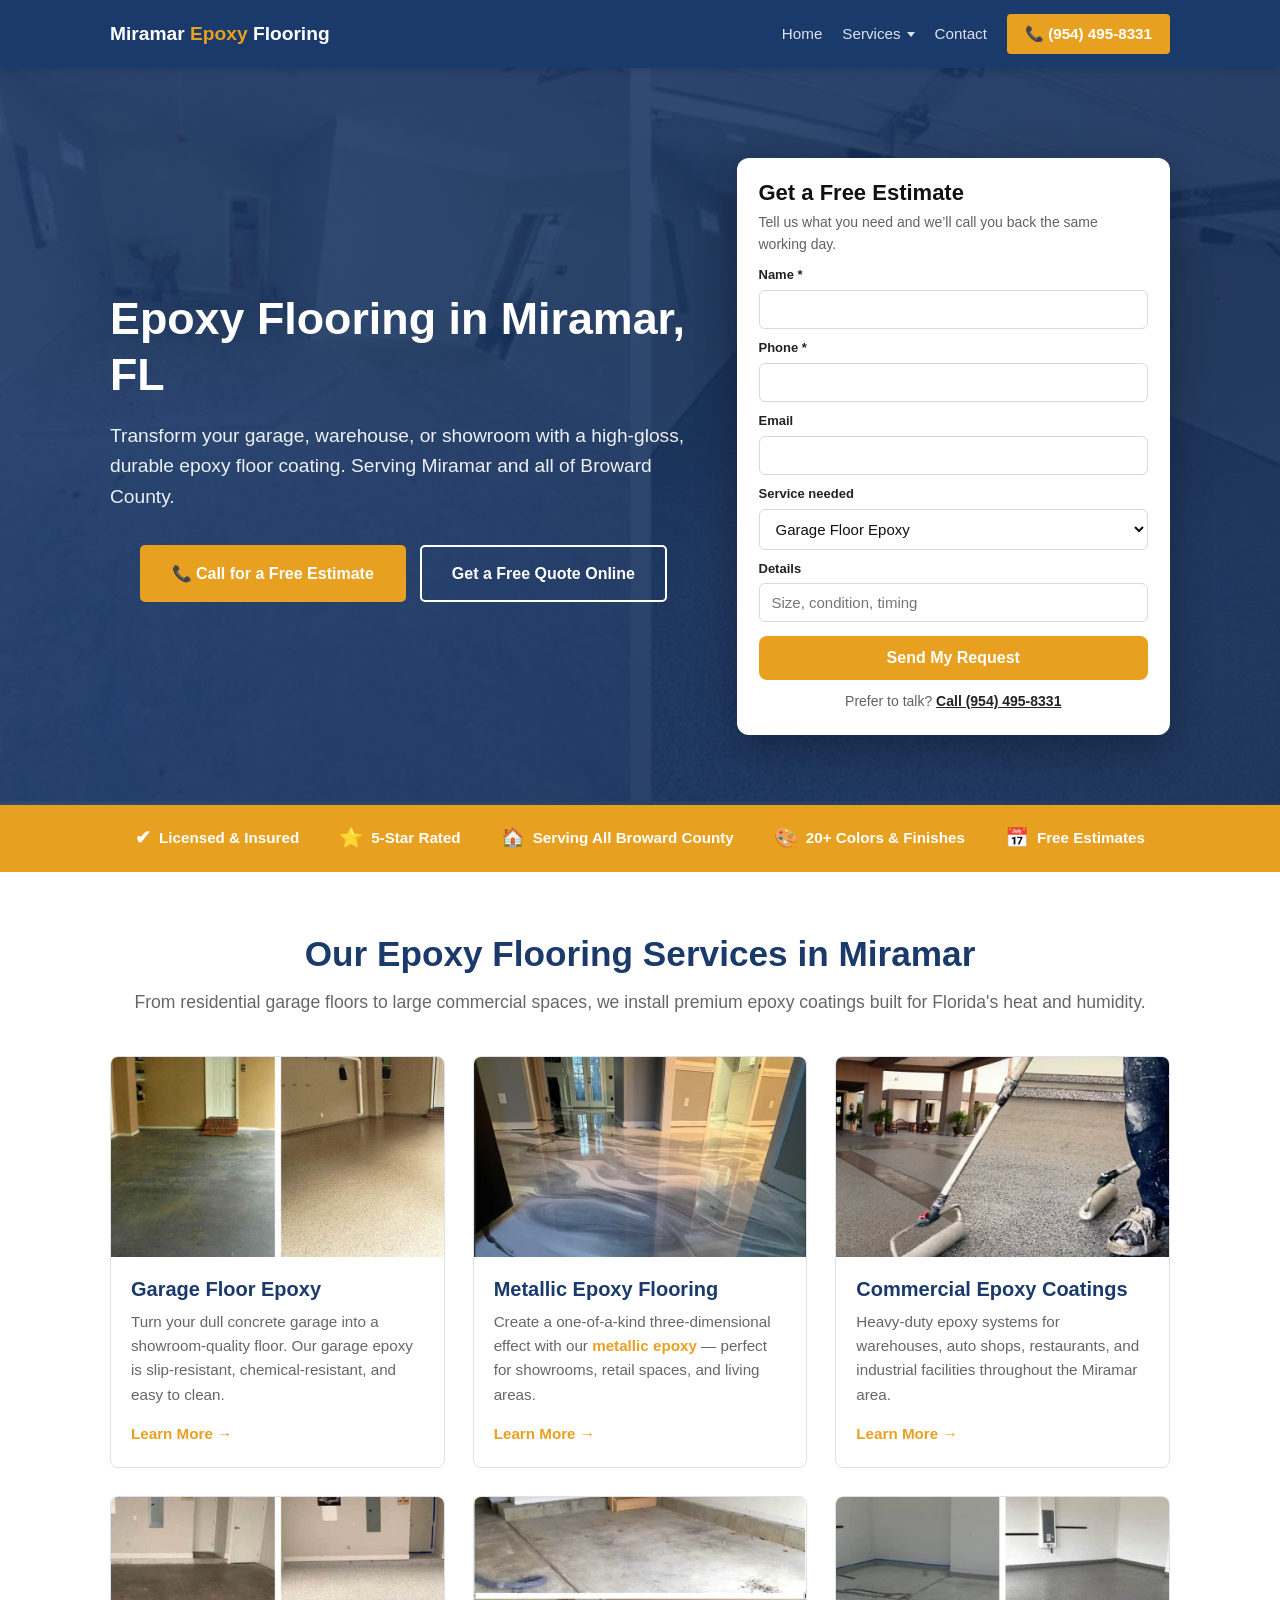
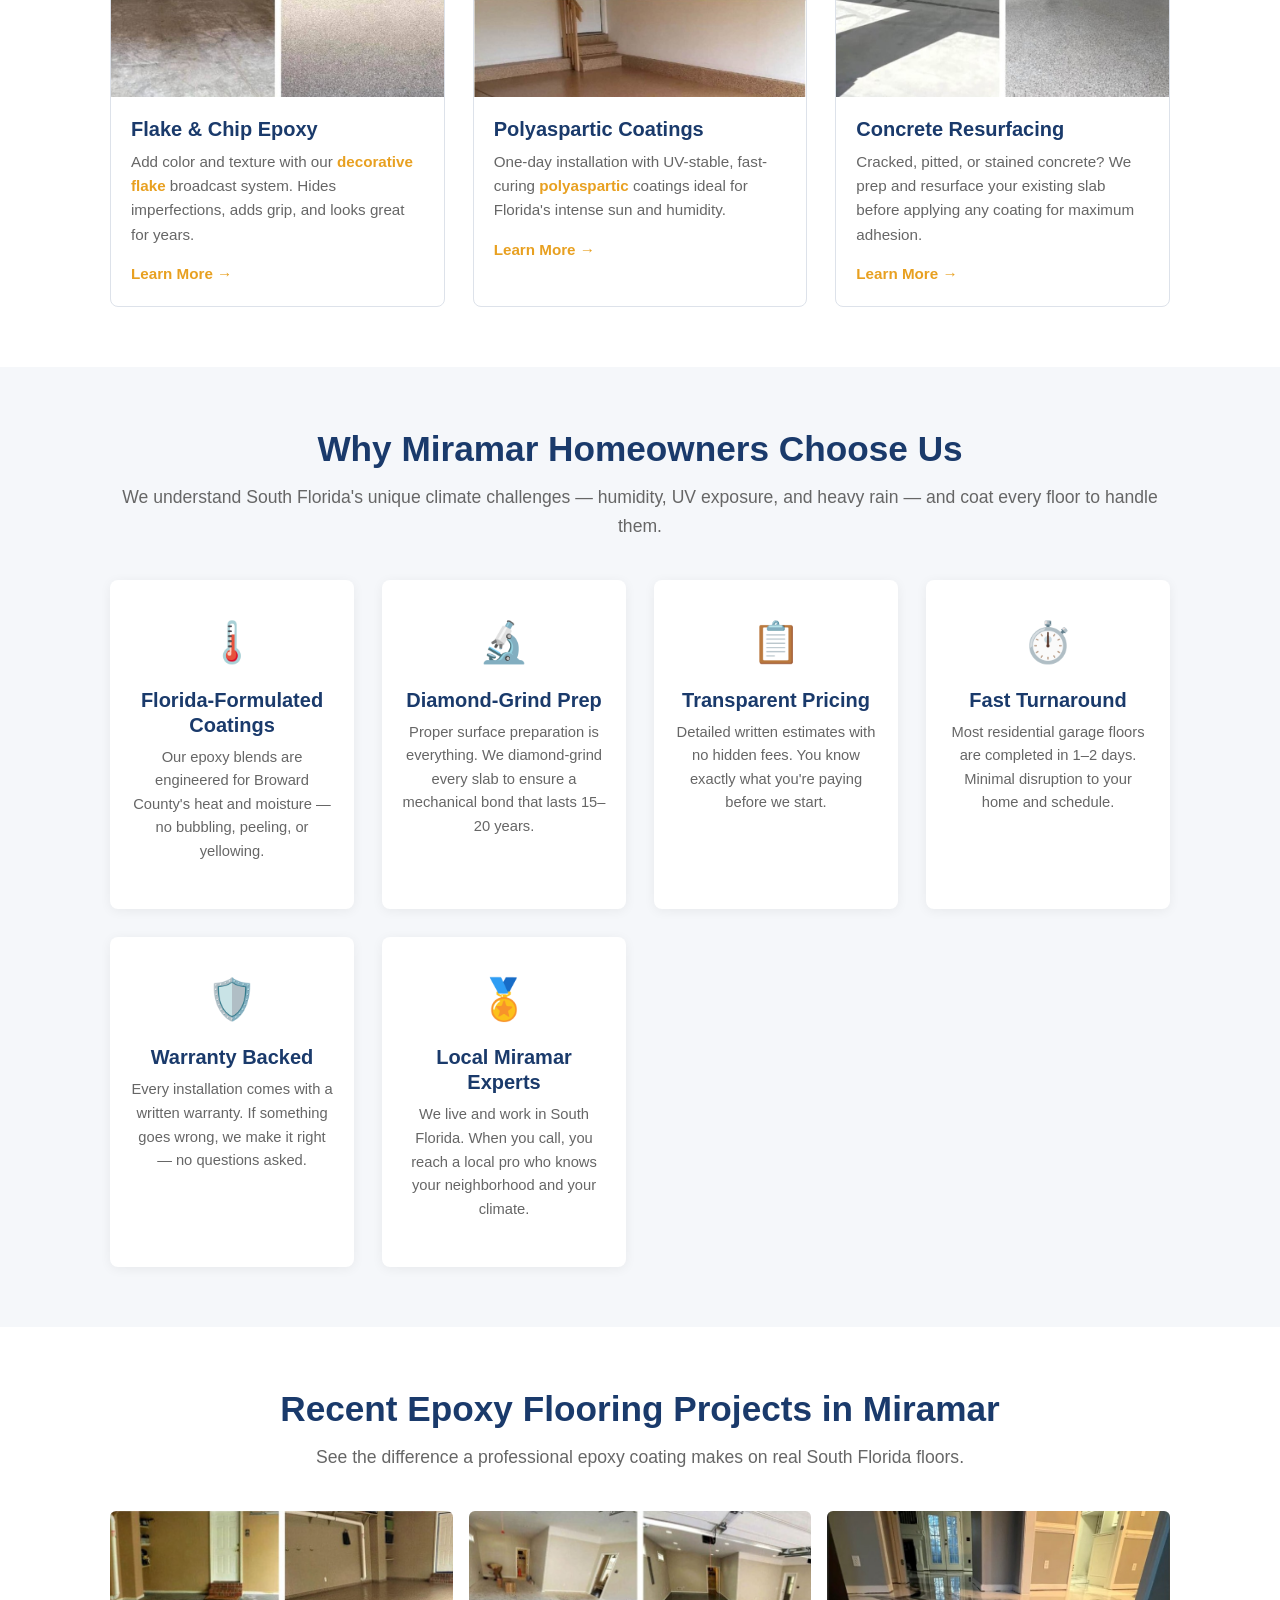
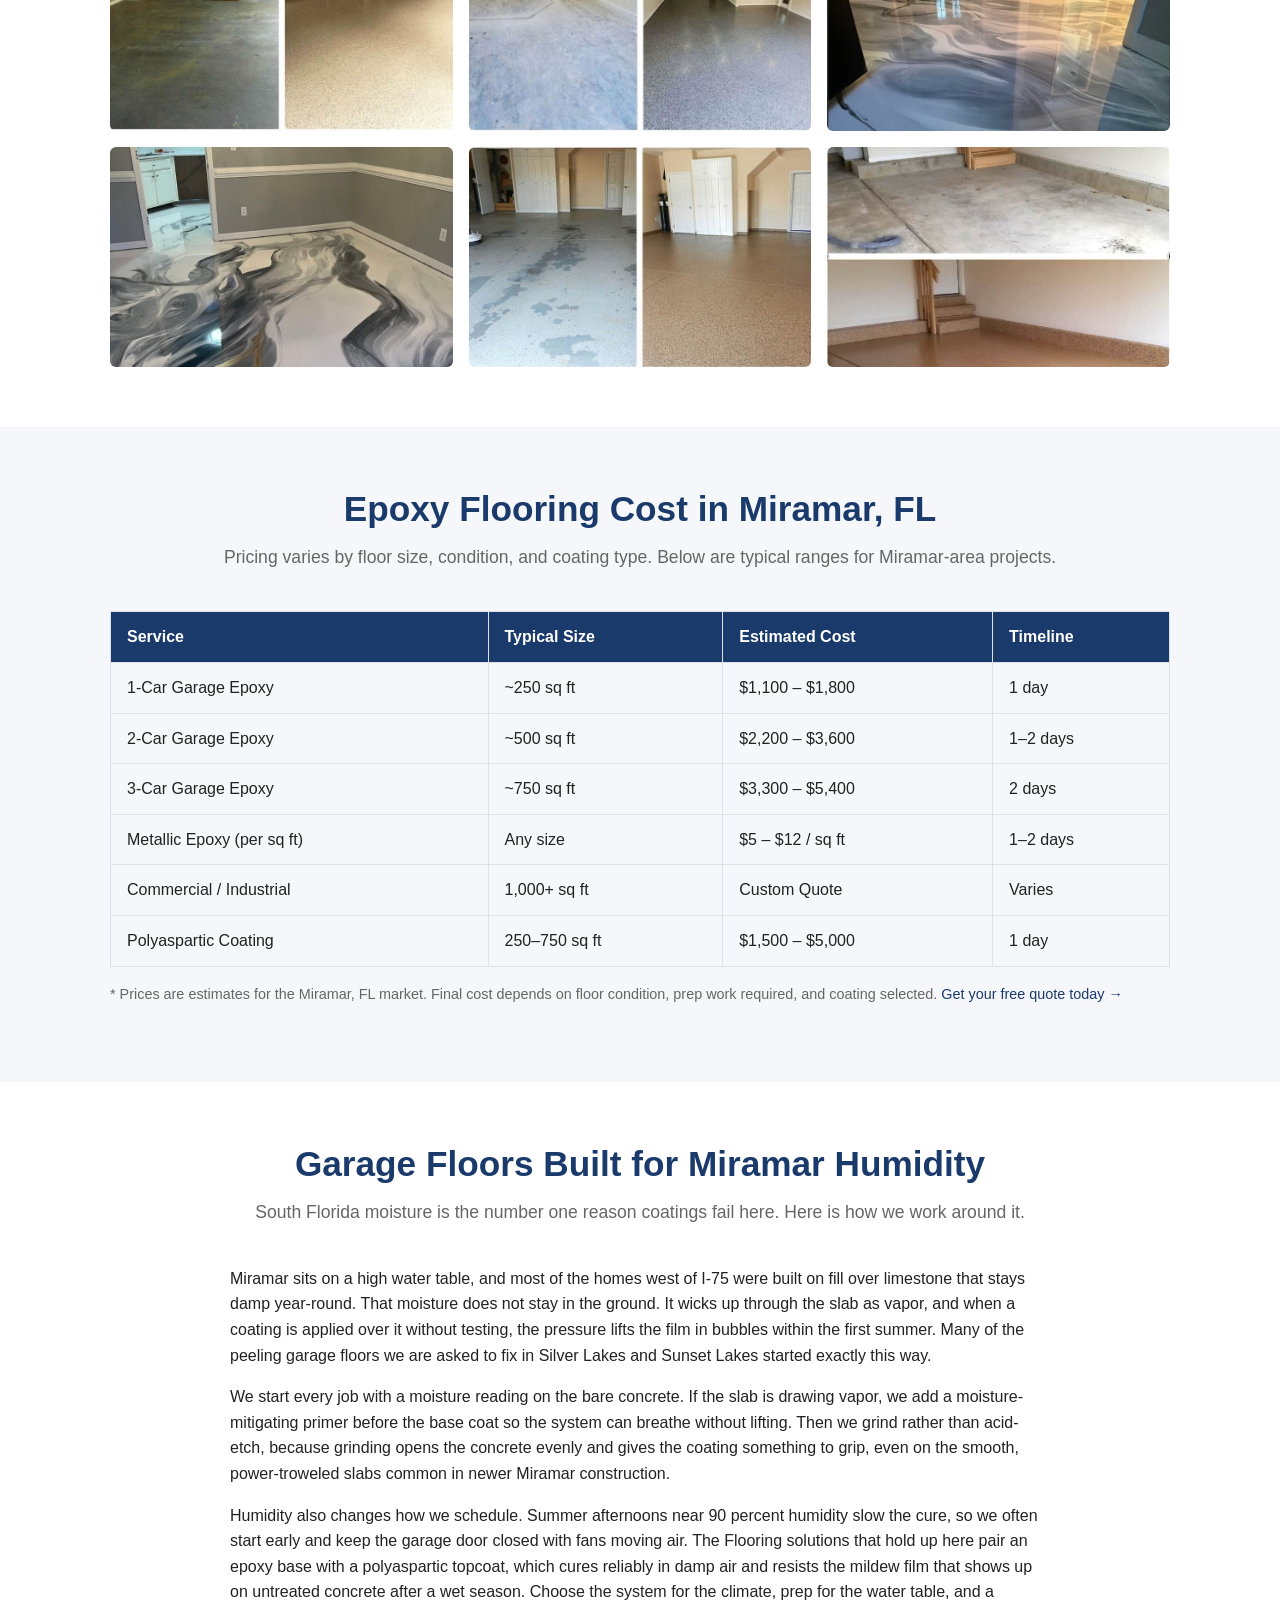
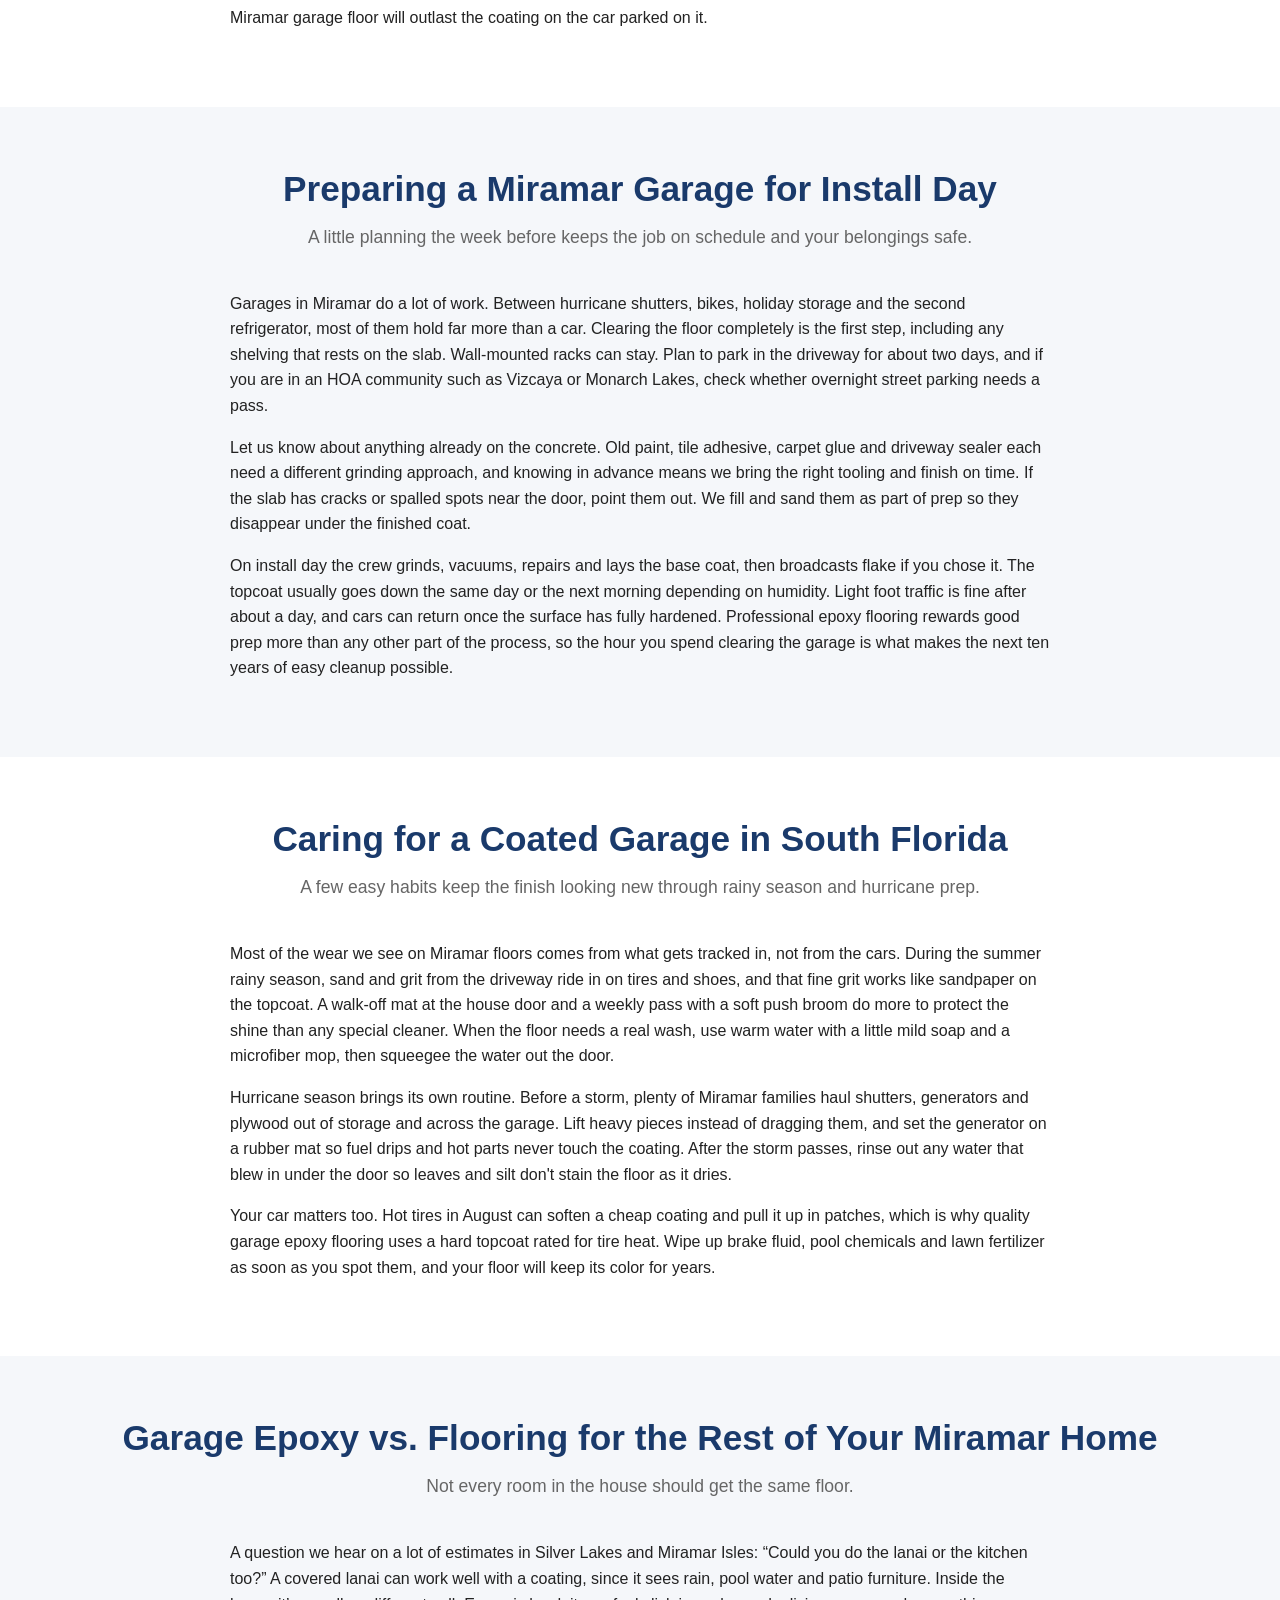
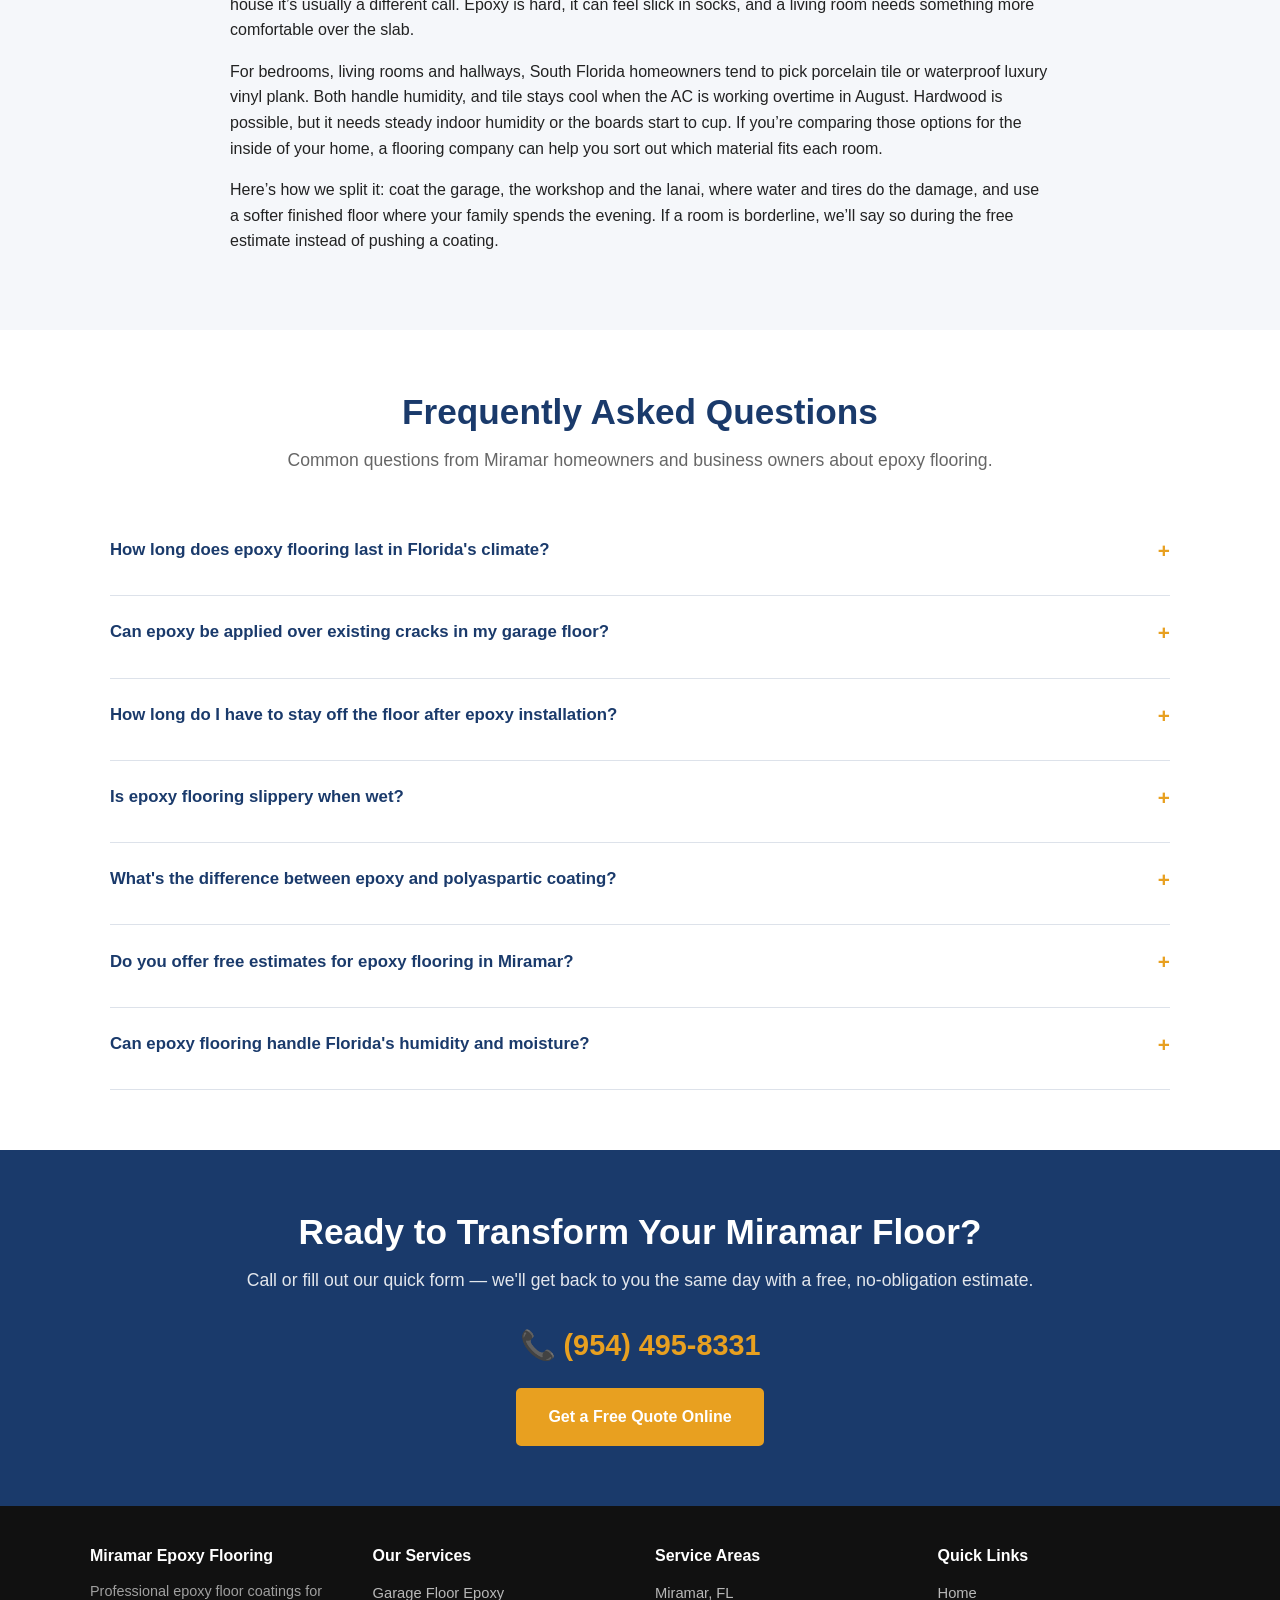
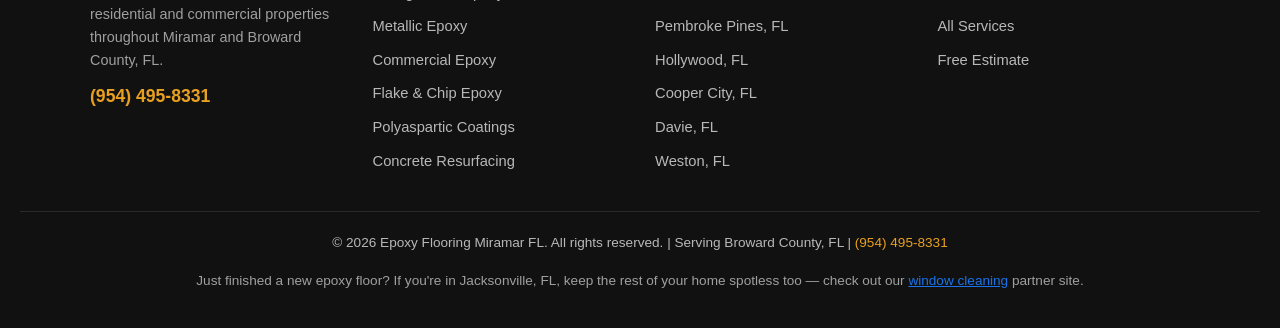
<file: index.html>
<!DOCTYPE html>

<html lang="en">
<head>
<meta charset="utf-8"/>
<meta content="width=device-width, initial-scale=1.0" name="viewport"/>
<title>Epoxy Flooring Miramar FL | Free Quotes – (954) 495-8331</title>
<meta content="Epoxy flooring in Miramar, FL. Garage floors, metallic, commercial coatings and more. Serving Broward County. Call (954) 495-8331." name="description"/>
<meta content="epoxy flooring Miramar FL, epoxy floor coating Miramar, garage floor epoxy Miramar, metallic epoxy Miramar Florida, concrete floor coating Miramar" name="keywords"/>
<link href="https://epoxyflooringmiramarfl.com/" rel="canonical"/>
<link href="styles.css" rel="stylesheet"/>
<!-- Schema Markup -->
<script type="application/ld+json">
  {
    "@context": "https://schema.org",
    "@type": "LocalBusiness",
    "name": "Epoxy Flooring Miramar FL",
    "description": "Professional epoxy flooring services in Miramar, Florida — garage floors, metallic epoxy, commercial coatings and more.",
    "telephone": "(954) 495-8331",
    "url": "https://epoxyflooringmiramarfl.com",
    "areaServed": [
      {"@type": "City", "name": "Miramar"},
      {"@type": "City", "name": "Pembroke Pines"},
      {"@type": "City", "name": "Hollywood"},
      {"@type": "City", "name": "Cooper City"},
      {"@type": "City", "name": "Davie"}
    ],
    "address": {
      "@type": "PostalAddress",
      "addressLocality": "Miramar",
      "addressRegion": "FL",
      "addressCountry": "US"
    },
    "geo": {
      "@type": "GeoCoordinates",
      "latitude": 25.9868,
      "longitude": -80.2328
    },
    "openingHours": "Mo-Sa 07:00-18:00",
    "priceRange": "$$",
    "image": "https://epoxyflooringmiramarfl.com/images/hero-epoxy-floor.jpg",
    "sameAs": []
  }
  </script>
<style>/* home hero form + photo */
.lg-form{background:#fff;color:#1a1a1a;border-radius:12px;padding:22px;box-shadow:0 14px 40px rgba(0,0,0,.3);text-align:left;max-width:460px;width:100%;justify-self:end}
.lg-form h2{font-size:22px;font-weight:800;color:#111;margin:0 0 4px;line-height:1.2}
.lg-form .lg-note{font-size:14px;color:#555;margin:0 0 10px}
.lg-form label{display:block;font-size:13px;font-weight:700;color:#222;margin:9px 0 4px}
.lg-form input,.lg-form select{width:100%;box-sizing:border-box;padding:10px 12px;border:1px solid #d6d9de;border-radius:6px;font-size:15px;font-family:inherit;background:#fff;color:#111}
.lg-form button{width:100%;margin-top:14px;background:rgb(232, 160, 32);color:#fff;border:0;border-radius:8px;padding:13px;font-size:16px;font-weight:800;cursor:pointer;font-family:inherit}
.lg-form button:hover{filter:brightness(.92)}
.lg-form .lg-alt{text-align:center;font-size:14px;margin:10px 0 0;color:#555}
.lg-form .lg-alt a{color:#111;font-weight:700}
.lg-grid{display:grid !important;grid-template-columns:1.15fr .85fr;gap:40px;align-items:center;text-align:left}
.lg-form form{background:none !important;border:0 !important;padding:0 !important;box-shadow:none !important;margin:0 !important;max-width:none !important}
.hero > .lg-form{align-self:center;justify-self:start;margin:48px 5% 48px 24px}
.hero p:not([class*=phone]) a:not([class]){color:#fff;text-decoration:underline}
.lg-form .lg-alt a{color:#111 !important}
@media (max-width:860px){.hero > .lg-form{margin:0 5% 40px;justify-self:stretch;width:auto} .lg-grid{grid-template-columns:1fr !important} .lg-form{justify-self:stretch;max-width:none}}
</style>
</head>
<body>
<!-- HEADER -->
<header>
<div class="header-inner">
<a class="logo" href="index.html">Miramar <span>Epoxy</span> Flooring</a>
<nav>
<a href="index.html">Home</a>
<span class="has-dropdown">
<a href="services.html">Services</a>
<div class="dropdown-menu">
<ul class="dropdown-menu-list">
<li><a href="garage-floor-epoxy-miramar.html">Garage Floor Epoxy</a></li>
<li><a href="metallic-epoxy-miramar.html">Metallic Epoxy</a></li>
<li><a href="flake-epoxy-miramar.html">Flake Epoxy</a></li>
<li><a href="polyaspartic-coating-miramar.html">Polyaspartic Coating</a></li>
<li><a href="commercial-epoxy-miramar.html">Commercial Epoxy</a></li>
<li><a href="concrete-resurfacing-miramar.html">Concrete Resurfacing</a></li>
</ul>
</div>
</span>
<a href="contact.html">Contact</a>
<a class="nav-cta" href="tel:9544958331">📞 (954) 495-8331</a>
</nav>
</div>
</header>
<!-- HERO -->
<section class="hero">
<div class="container lg-grid"><div>
<h1>Epoxy Flooring in Miramar, FL</h1>
<p>Transform your garage, warehouse, or showroom with a high-gloss, durable epoxy floor coating. Serving Miramar and all of Broward County.</p>
<div class="hero-cta-group">
<a class="btn btn-primary" href="tel:9544958331">📞 Call for a Free Estimate</a>
<a class="btn btn-outline" href="contact.html">Get a Free Quote Online</a>
</div>
</div>
<div class="lg-form">
      <h2>Get a Free Estimate</h2>
      <p class="lg-note">Tell us what you need and we&rsquo;ll call you back the same working day.</p>
      <form action="https://formspree.io/f/xbdeongv" method="POST">
        <input type="hidden" name="_subject" value="New Lead &mdash; Miramar Epoxy Flooring (Home Page)">
        <label for="lg-name">Name *</label>
        <input type="text" id="lg-name" name="name" autocomplete="name" required>
        <label for="lg-phone">Phone *</label>
        <input type="tel" id="lg-phone" name="phone" autocomplete="tel" required>
        <label for="lg-email">Email</label>
        <input type="email" id="lg-email" name="email" autocomplete="email">
        <label for="lg-service">Service needed</label>
        <select id="lg-service" name="service">
          <option>Garage Floor Epoxy</option>
          <option>Metallic Epoxy</option>
          <option>Commercial / Industrial Epoxy</option>
          <option>Flake &amp; Chip Epoxy</option>
          <option>Polyaspartic Coating</option>
          <option>Concrete Resurfacing</option>
          <option>Not Sure — Need Advice</option>
        </select>
        <label for="lg-details">Details</label>
        <input type="text" id="lg-details" name="details" placeholder="Size, condition, timing">
        <input type="text" name="_gotcha" style="display:none" tabindex="-1" autocomplete="off">
        <button type="submit">Send My Request</button>
      </form>
      <p class="lg-alt">Prefer to talk? <a href="tel:9544958331">Call (954) 495-8331</a></p>
    </div>
</div>
</section>
<!-- TRUST BAR -->
<div class="trust-bar">
<div class="trust-inner">
<span class="trust-item"><span class="trust-icon">✔</span> Licensed &amp; Insured</span>
<span class="trust-item"><span class="trust-icon">⭐</span> 5-Star Rated</span>
<span class="trust-item"><span class="trust-icon">🏠</span> Serving All Broward County</span>
<span class="trust-item"><span class="trust-icon">🎨</span> 20+ Colors &amp; Finishes</span>
<span class="trust-item"><span class="trust-icon">📅</span> Free Estimates</span>
</div>
</div>
<!-- SERVICES SECTION -->
<section class="section">
<div class="container">
<h2 class="section-title text-center">Our Epoxy Flooring Services in Miramar</h2>
<p class="section-subtitle text-center">From residential garage floors to large commercial spaces, we install premium epoxy coatings built for Florida's heat and humidity.</p>
<div class="services-grid">
<div class="service-card">
<img alt="Garage floor epoxy coating in Miramar FL" loading="lazy" src="images/garage-floor-epoxy.jpg"/>
<div class="service-card-body">
<h3>Garage Floor Epoxy</h3>
<p>Turn your dull concrete garage into a showroom-quality floor. Our garage epoxy is slip-resistant, chemical-resistant, and easy to clean.</p>
<a href="garage-floor-epoxy-miramar.html">Learn More →</a>
</div>
</div>
<div class="service-card">
<img alt="Metallic epoxy flooring Miramar Florida" loading="lazy" src="images/metallic-epoxy.jpg"/>
<div class="service-card-body">
<h3>Metallic Epoxy Flooring</h3>
<p>Create a one-of-a-kind three-dimensional effect with our <a href="metallic-epoxy-miramar.html" style="color:var(--accent); font-weight:700;">metallic epoxy</a> — perfect for showrooms, retail spaces, and living areas.</p>
<a href="metallic-epoxy-miramar.html">Learn More →</a>
</div>
</div>
<div class="service-card">
<img alt="Commercial epoxy flooring Miramar FL" loading="lazy" src="images/commercial-epoxy.jpg"/>
<div class="service-card-body">
<h3>Commercial Epoxy Coatings</h3>
<p>Heavy-duty epoxy systems for warehouses, auto shops, restaurants, and industrial facilities throughout the Miramar area.</p>
<a href="commercial-epoxy-miramar.html">Learn More →</a>
</div>
</div>
<div class="service-card">
<img alt="Flake and chip epoxy floor Miramar" loading="lazy" src="images/flake-epoxy.jpg"/>
<div class="service-card-body">
<h3>Flake &amp; Chip Epoxy</h3>
<p>Add color and texture with our <a href="flake-epoxy-miramar.html" style="color:var(--accent); font-weight:700;">decorative flake</a> broadcast system. Hides imperfections, adds grip, and looks great for years.</p>
<a href="flake-epoxy-miramar.html">Learn More →</a>
</div>
</div>
<div class="service-card">
<img alt="Polyaspartic floor coating Miramar FL" loading="lazy" src="images/polyaspartic-coating.jpg"/>
<div class="service-card-body">
<h3>Polyaspartic Coatings</h3>
<p>One-day installation with UV-stable, fast-curing <a href="polyaspartic-coating-miramar.html" style="color:var(--accent); font-weight:700;">polyaspartic</a> coatings ideal for Florida's intense sun and humidity.</p>
<a href="polyaspartic-coating-miramar.html">Learn More →</a>
</div>
</div>
<div class="service-card">
<img alt="Concrete resurfacing Miramar FL" loading="lazy" src="images/concrete-resurfacing.jpg"/>
<div class="service-card-body">
<h3>Concrete Resurfacing</h3>
<p>Cracked, pitted, or stained concrete? We prep and resurface your existing slab before applying any coating for maximum adhesion.</p>
<a href="concrete-resurfacing-miramar.html">Learn More →</a>
</div>
</div>
</div>
</div>
</section>
<!-- WHY US -->
<section class="section section-alt">
<div class="container">
<h2 class="section-title text-center">Why Miramar Homeowners Choose Us</h2>
<p class="section-subtitle text-center">We understand South Florida's unique climate challenges — humidity, UV exposure, and heavy rain — and coat every floor to handle them.</p>
<div class="why-grid">
<div class="why-item">
<div class="why-icon">🌡️</div>
<h3>Florida-Formulated Coatings</h3>
<p>Our epoxy blends are engineered for Broward County's heat and moisture — no bubbling, peeling, or yellowing.</p>
</div>
<div class="why-item">
<div class="why-icon">🔬</div>
<h3>Diamond-Grind Prep</h3>
<p>Proper surface preparation is everything. We diamond-grind every slab to ensure a mechanical bond that lasts 15–20 years.</p>
</div>
<div class="why-item">
<div class="why-icon">📋</div>
<h3>Transparent Pricing</h3>
<p>Detailed written estimates with no hidden fees. You know exactly what you're paying before we start.</p>
</div>
<div class="why-item">
<div class="why-icon">⏱️</div>
<h3>Fast Turnaround</h3>
<p>Most residential garage floors are completed in 1–2 days. Minimal disruption to your home and schedule.</p>
</div>
<div class="why-item">
<div class="why-icon">🛡️</div>
<h3>Warranty Backed</h3>
<p>Every installation comes with a written warranty. If something goes wrong, we make it right — no questions asked.</p>
</div>
<div class="why-item">
<div class="why-icon">🏅</div>
<h3>Local Miramar Experts</h3>
<p>We live and work in South Florida. When you call, you reach a local pro who knows your neighborhood and your climate.</p>
</div>
</div>
</div>
</section>
<!-- GALLERY -->
<section class="section">
<div class="container">
<h2 class="section-title text-center">Recent Epoxy Flooring Projects in Miramar</h2>
<p class="section-subtitle text-center">See the difference a professional epoxy coating makes on real South Florida floors.</p>
<div class="gallery-grid">
<img alt="Garage epoxy floor installation Miramar FL" loading="lazy" src="images/project-1.jpg"/>
<img alt="Metallic epoxy showroom floor Miramar" loading="lazy" src="images/project-2.jpg"/>
<img alt="Commercial warehouse epoxy Broward County" loading="lazy" src="images/project-3.jpg"/>
<img alt="Flake chip epoxy garage Miramar Florida" loading="lazy" src="images/project-4.jpg"/>
<img alt="Polyaspartic floor coating Miramar" loading="lazy" src="images/project-5.jpg"/>
<img alt="Concrete resurfacing and epoxy Miramar FL" loading="lazy" src="images/project-6.jpg"/>
</div>
</div>
</section>
<!-- PRICING -->
<section class="section section-alt">
<div class="container">
<h2 class="section-title text-center">Epoxy Flooring Cost in Miramar, FL</h2>
<p class="section-subtitle text-center">Pricing varies by floor size, condition, and coating type. Below are typical ranges for Miramar-area projects.</p>
<table class="pricing-table">
<thead>
<tr>
<th>Service</th>
<th>Typical Size</th>
<th>Estimated Cost</th>
<th>Timeline</th>
</tr>
</thead>
<tbody>
<tr>
<td>1-Car Garage Epoxy</td>
<td>~250 sq ft</td>
<td>$1,100 – $1,800</td>
<td>1 day</td>
</tr>
<tr>
<td>2-Car Garage Epoxy</td>
<td>~500 sq ft</td>
<td>$2,200 – $3,600</td>
<td>1–2 days</td>
</tr>
<tr>
<td>3-Car Garage Epoxy</td>
<td>~750 sq ft</td>
<td>$3,300 – $5,400</td>
<td>2 days</td>
</tr>
<tr>
<td>Metallic Epoxy (per sq ft)</td>
<td>Any size</td>
<td>$5 – $12 / sq ft</td>
<td>1–2 days</td>
</tr>
<tr>
<td>Commercial / Industrial</td>
<td>1,000+ sq ft</td>
<td>Custom Quote</td>
<td>Varies</td>
</tr>
<tr>
<td>Polyaspartic Coating</td>
<td>250–750 sq ft</td>
<td>$1,500 – $5,000</td>
<td>1 day</td>
</tr>
</tbody>
</table>
<p style="margin-top:16px; color:var(--text-muted); font-size:0.9rem;">* Prices are estimates for the Miramar, FL market. Final cost depends on floor condition, prep work required, and coating selected. <a href="contact.html" style="color:var(--primary);">Get your free quote today →</a></p>
</div>
</section>
<section class="section">
<div class="container">
<h2 class="section-title text-center">Garage Floors Built for Miramar Humidity</h2>
<p class="section-subtitle text-center">South Florida moisture is the number one reason coatings fail here. Here is how we work around it.</p>
<div style="max-width:820px;margin:0 auto;">
<p style="margin-bottom:16px;">Miramar sits on a high water table, and most of the homes west of I-75 were built on fill over limestone that stays damp year-round. That moisture does not stay in the ground. It wicks up through the slab as vapor, and when a coating is applied over it without testing, the pressure lifts the film in bubbles within the first summer. Many of the peeling garage floors we are asked to fix in Silver Lakes and Sunset Lakes started exactly this way.</p>
<p style="margin-bottom:16px;">We start every job with a moisture reading on the bare concrete. If the slab is drawing vapor, we add a moisture-mitigating primer before the base coat so the system can breathe without lifting. Then we grind rather than acid-etch, because grinding opens the concrete evenly and gives the coating something to grip, even on the smooth, power-troweled slabs common in newer Miramar construction.</p>
<p>Humidity also changes how we schedule. Summer afternoons near 90 percent humidity slow the cure, so we often start early and keep the garage door closed with fans moving air. The <a href="https://www.tustinepoxyfloors.com/">Flooring solutions</a> that hold up here pair an epoxy base with a polyaspartic topcoat, which cures reliably in damp air and resists the mildew film that shows up on untreated concrete after a wet season. Choose the system for the climate, prep for the water table, and a Miramar garage floor will outlast the coating on the car parked on it.</p>
</div>
</div>
</section>
<section class="section section-alt">
<div class="container">
<h2 class="section-title text-center">Preparing a Miramar Garage for Install Day</h2>
<p class="section-subtitle text-center">A little planning the week before keeps the job on schedule and your belongings safe.</p>
<div style="max-width:820px;margin:0 auto;">
<p style="margin-bottom:16px;">Garages in Miramar do a lot of work. Between hurricane shutters, bikes, holiday storage and the second refrigerator, most of them hold far more than a car. Clearing the floor completely is the first step, including any shelving that rests on the slab. Wall-mounted racks can stay. Plan to park in the driveway for about two days, and if you are in an HOA community such as Vizcaya or Monarch Lakes, check whether overnight street parking needs a pass.</p>
<p style="margin-bottom:16px;">Let us know about anything already on the concrete. Old paint, tile adhesive, carpet glue and driveway sealer each need a different grinding approach, and knowing in advance means we bring the right tooling and finish on time. If the slab has cracks or spalled spots near the door, point them out. We fill and sand them as part of prep so they disappear under the finished coat.</p>
<p>On install day the crew grinds, vacuums, repairs and lays the base coat, then broadcasts flake if you chose it. The topcoat usually goes down the same day or the next morning depending on humidity. Light foot traffic is fine after about a day, and cars can return once the surface has fully hardened. Professional <a href="https://www.flowermoundepoxy.com/">epoxy flooring</a> rewards good prep more than any other part of the process, so the hour you spend clearing the garage is what makes the next ten years of easy cleanup possible.</p>
</div>
</div>
</section>
<section class="section">
<div class="container">
<h2 class="section-title text-center">Caring for a Coated Garage in South Florida</h2>
<p class="section-subtitle text-center">A few easy habits keep the finish looking new through rainy season and hurricane prep.</p>
<div style="max-width:820px;margin:0 auto;">
<p style="margin-bottom:16px;">Most of the wear we see on Miramar floors comes from what gets tracked in, not from the cars. During the summer rainy season, sand and grit from the driveway ride in on tires and shoes, and that fine grit works like sandpaper on the topcoat. A walk-off mat at the house door and a weekly pass with a soft push broom do more to protect the shine than any special cleaner. When the floor needs a real wash, use warm water with a little mild soap and a microfiber mop, then squeegee the water out the door.</p>
<p style="margin-bottom:16px;">Hurricane season brings its own routine. Before a storm, plenty of Miramar families haul shutters, generators and plywood out of storage and across the garage. Lift heavy pieces instead of dragging them, and set the generator on a rubber mat so fuel drips and hot parts never touch the coating. After the storm passes, rinse out any water that blew in under the door so leaves and silt don't stain the floor as it dries.</p>
<p>Your car matters too. Hot tires in August can soften a cheap coating and pull it up in patches, which is why quality <a href="https://epoxyflooringliberty.com/">garage epoxy flooring</a> uses a hard topcoat rated for tire heat. Wipe up brake fluid, pool chemicals and lawn fertilizer as soon as you spot them, and your floor will keep its color for years.</p>
</div>
</div>
</section>
<section class="section section-alt">
<div class="container">
<h2 class="section-title text-center">Garage Epoxy vs. Flooring for the Rest of Your Miramar Home</h2>
<p class="section-subtitle text-center">Not every room in the house should get the same floor.</p>
<div style="max-width:820px;margin:0 auto;">
<p style="margin-bottom:16px;">A question we hear on a lot of estimates in Silver Lakes and Miramar Isles: &ldquo;Could you do the lanai or the kitchen too?&rdquo; A covered lanai can work well with a coating, since it sees rain, pool water and patio furniture. Inside the house it&rsquo;s usually a different call. Epoxy is hard, it can feel slick in socks, and a living room needs something more comfortable over the slab.</p>
<p style="margin-bottom:16px;">For bedrooms, living rooms and hallways, South Florida homeowners tend to pick porcelain tile or waterproof luxury vinyl plank. Both handle humidity, and tile stays cool when the AC is working overtime in August. Hardwood is possible, but it needs steady indoor humidity or the boards start to cup. If you&rsquo;re comparing those options for the inside of your home, a <a href="https://edingburgflooring.com/">flooring</a> company can help you sort out which material fits each room.</p>
<p>Here&rsquo;s how we split it: coat the garage, the workshop and the lanai, where water and tires do the damage, and use a softer finished floor where your family spends the evening. If a room is borderline, we&rsquo;ll say so during the free estimate instead of pushing a coating.</p>
</div>
</div>
</section>
<!-- FAQ -->
<section class="section">
<div class="container">
<h2 class="section-title text-center">Frequently Asked Questions</h2>
<p class="section-subtitle text-center">Common questions from Miramar homeowners and business owners about <a href="https://www.wylieepoxyflooring.com/">epoxy flooring</a>.</p>
<div class="faq-list">
<div class="faq-item">
<div class="faq-question">How long does epoxy flooring last in Florida's climate? <span class="faq-toggle">+</span></div>
<div class="faq-answer"><p>When properly installed with diamond-grinding surface prep, a quality epoxy floor lasts 15–20 years in South Florida. The key is using UV-stable topcoats (or polyaspartic) to prevent yellowing from Miramar's intense sun, and ensuring the concrete is fully cured and free of moisture vapor before coating.</p></div>
</div>
<div class="faq-item">
<div class="faq-question">Can epoxy be applied over existing cracks in my garage floor? <span class="faq-toggle">+</span></div>
<div class="faq-answer"><p>Yes — but the cracks must be repaired first. We fill hairline cracks with epoxy crack filler and route/fill larger cracks before applying any coating. If cracks indicate structural movement or active moisture intrusion, we'll address that before proceeding. Never apply epoxy over untreated cracks; it will telegraph through within months.</p></div>
</div>
<div class="faq-item">
<div class="faq-question">How long do I have to stay off the floor after epoxy installation? <span class="faq-toggle">+</span></div>
<div class="faq-answer"><p>Light foot traffic is typically safe after 24 hours. We recommend waiting 48–72 hours before moving vehicles back in for full cure. In Miramar's summer heat, curing can actually speed up slightly. We'll give you a specific timeline based on the coating system installed and current weather conditions.</p></div>
</div>
<div class="faq-item">
<div class="faq-question">Is epoxy flooring slippery when wet? <span class="faq-toggle">+</span></div>
<div class="faq-answer"><p>Standard epoxy can be slippery when wet. We always add non-slip aggregate (aluminum oxide or sand broadcast) to garage floors and commercial spaces — particularly important in Miramar where afternoon thunderstorms bring tracked-in water. Decorative flake systems also naturally add texture and grip.</p></div>
</div>
<div class="faq-item">
<div class="faq-question">What's the difference between epoxy and polyaspartic coating? <span class="faq-toggle">+</span></div>
<div class="faq-answer"><p>Epoxy is a two-part coating (resin + hardener) that cures slowly (12–24 hours) and provides excellent chemical resistance. Polyaspartic cures in 1–4 hours, is UV-stable from day one (won't yellow in the Florida sun), and can be installed in one day. Polyaspartic costs more but is ideal for garage floors and outdoor-adjacent spaces in Miramar's sunny climate.</p></div>
</div>
<div class="faq-item">
<div class="faq-question">Do you offer free estimates for epoxy flooring in Miramar? <span class="faq-toggle">+</span></div>
<div class="faq-answer"><p>Yes — all estimates are completely free with no obligation. We'll come out, measure your floor, assess its condition, and provide a detailed written quote. Most estimates for standard residential jobs can be scheduled within 1–2 business days. Call <a href="tel:9544958331">(954) 495-8331</a> or <a href="contact.html">submit our online form</a> to get started.</p></div>
</div>
<div class="faq-item">
<div class="faq-question">Can epoxy flooring handle Florida's humidity and moisture? <span class="faq-toggle">+</span></div>
<div class="faq-answer"><p>Humidity and moisture vapor transmission (MVT) from the soil are the #1 cause of epoxy failures in Florida. We test every slab for moisture vapor before coating and use moisture-tolerant epoxy primers when needed. If your slab has high MVT readings, we recommend a polyaspartic or moisture-mitigating system specifically designed for South Florida conditions.</p></div>
</div>
</div>
</div>
</section>
<!-- CTA BAND -->
<section class="cta-band">
<div class="container">
<h2>Ready to Transform Your Miramar Floor?</h2>
<p>Call or fill out our quick form — we'll get back to you the same day with a free, no-obligation estimate.</p>
<a class="cta-phone" href="tel:9544958331">📞 (954) 495-8331</a>
<a class="btn btn-primary" href="contact.html">Get a Free Quote Online</a>
</div>
</section>
<!-- FOOTER -->
<footer>
<div class="footer-inner">
<div class="footer-col">
<h4>Miramar Epoxy Flooring</h4>
<p style="font-size:0.9rem; color:rgba(255,255,255,0.6); margin-bottom:10px;">Professional epoxy floor coatings for residential and commercial properties throughout Miramar and Broward County, FL.</p>
<a href="tel:9544958331" style="color:var(--accent); font-weight:700; font-size:1.1rem;">(954) 495-8331</a>
</div>
<div class="footer-col">
<h4>Our Services</h4>
<ul>
<li><a href="garage-floor-epoxy-miramar.html">Garage Floor Epoxy</a></li>
<li><a href="metallic-epoxy-miramar.html">Metallic Epoxy</a></li>
<li><a href="commercial-epoxy-miramar.html">Commercial Epoxy</a></li>
<li><a href="flake-epoxy-miramar.html">Flake &amp; Chip Epoxy</a></li>
<li><a href="polyaspartic-coating-miramar.html">Polyaspartic Coatings</a></li>
<li><a href="concrete-resurfacing-miramar.html">Concrete Resurfacing</a></li>
</ul>
</div>
<div class="footer-col">
<h4>Service Areas</h4>
<ul>
<li><a href="#">Miramar, FL</a></li>
<li><a href="#">Pembroke Pines, FL</a></li>
<li><a href="#">Hollywood, FL</a></li>
<li><a href="#">Cooper City, FL</a></li>
<li><a href="#">Davie, FL</a></li>
<li><a href="#">Weston, FL</a></li>
</ul>
</div>
<div class="footer-col">
<h4>Quick Links</h4>
<ul>
<li><a href="index.html">Home</a></li>
<li><a href="services.html">All Services</a></li>
<li><a href="contact.html">Free Estimate</a></li>
</ul>
</div>
</div>
<div class="footer-bottom">
<p>© 2026 Epoxy Flooring Miramar FL. All rights reserved. | Serving Broward County, FL | <a href="tel:9544958331" style="color:var(--accent);">(954) 495-8331</a></p>
<p style="font-size:0.85rem;color:rgba(255,255,255,0.6);margin-top:6px;">Just finished a new epoxy floor? If you're in Jacksonville, FL, keep the rest of your home spotless too — check out our <a href="https://www.jacksonvilleflwindowcleaning.com/" rel="noopener" style="color:#1a73e8;text-decoration:underline;" target="_blank">window cleaning</a> partner site.</p>
</div>
</footer>
<script>
  // FAQ toggle
  document.querySelectorAll('.faq-question').forEach(q => {
    q.addEventListener('click', () => {
      const item = q.parentElement;
      item.classList.toggle('open');
    });
  });
</script>
</body>
</html>
</file>
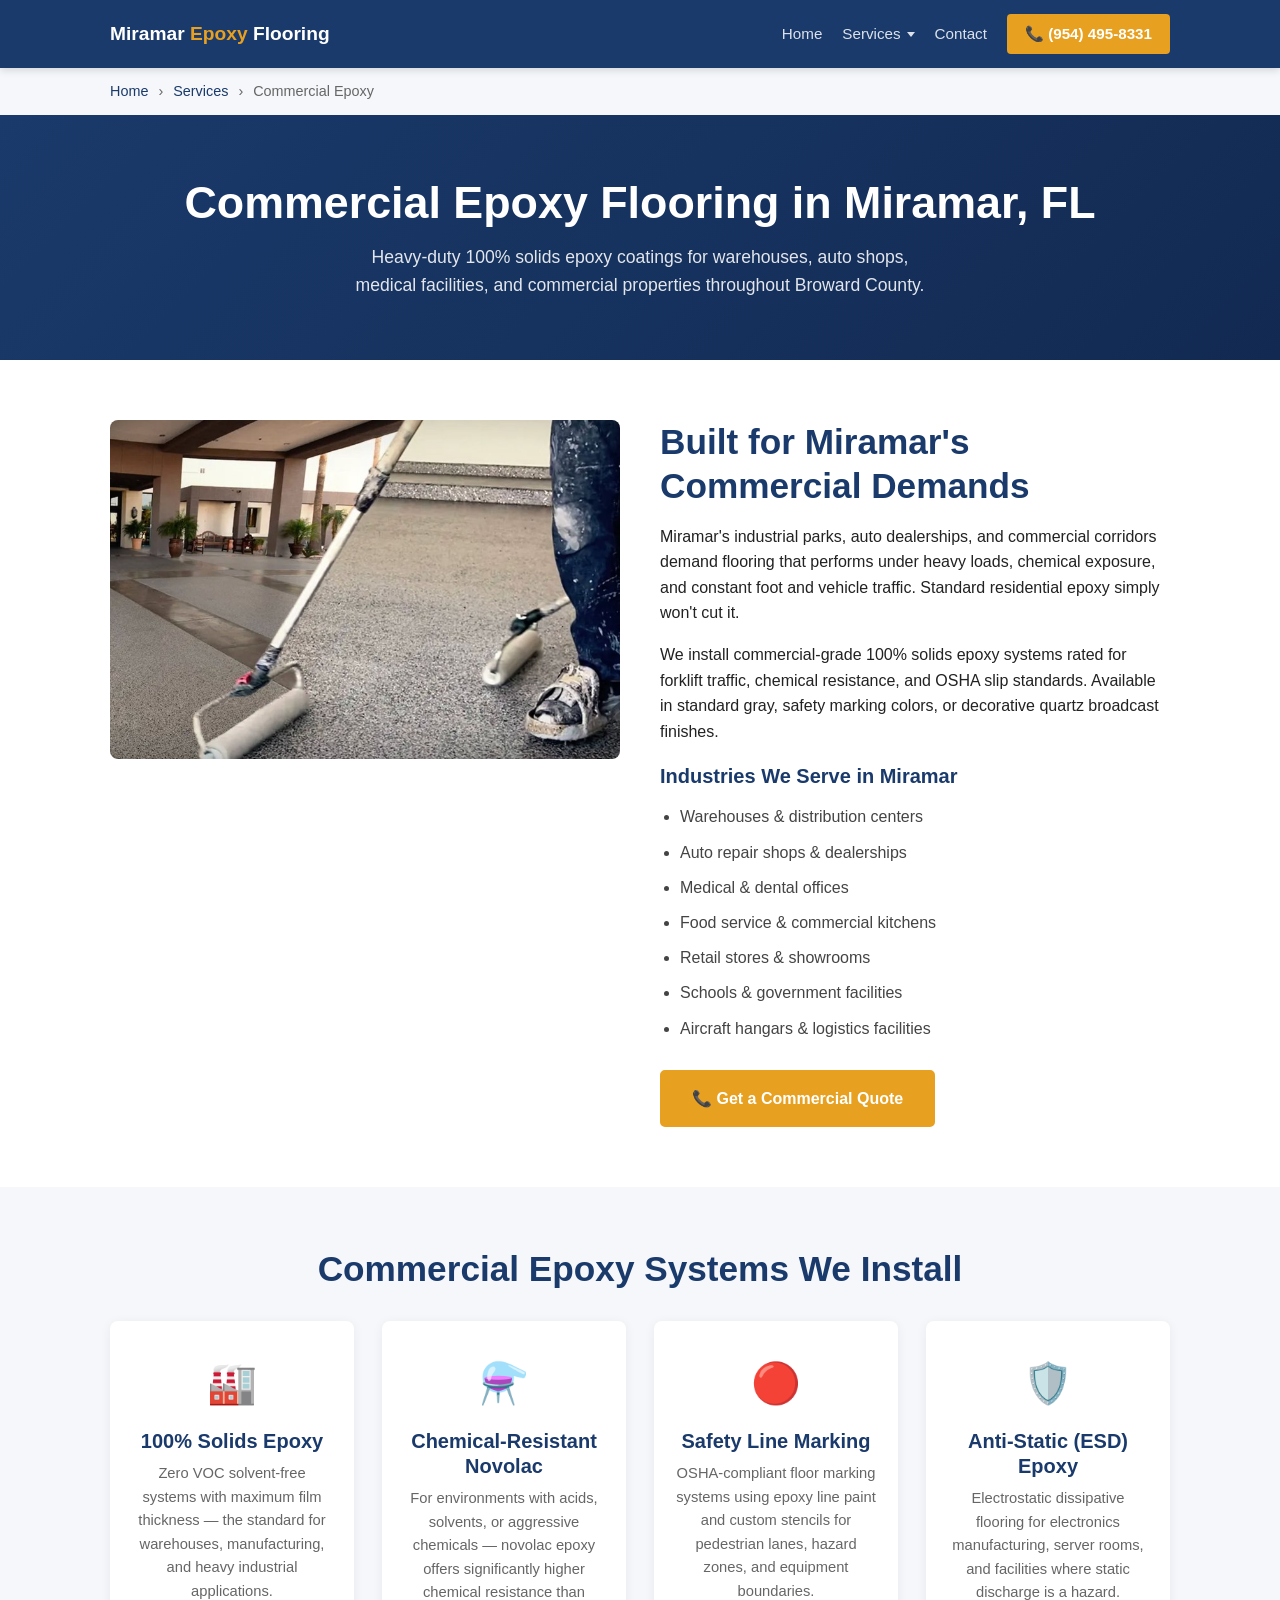
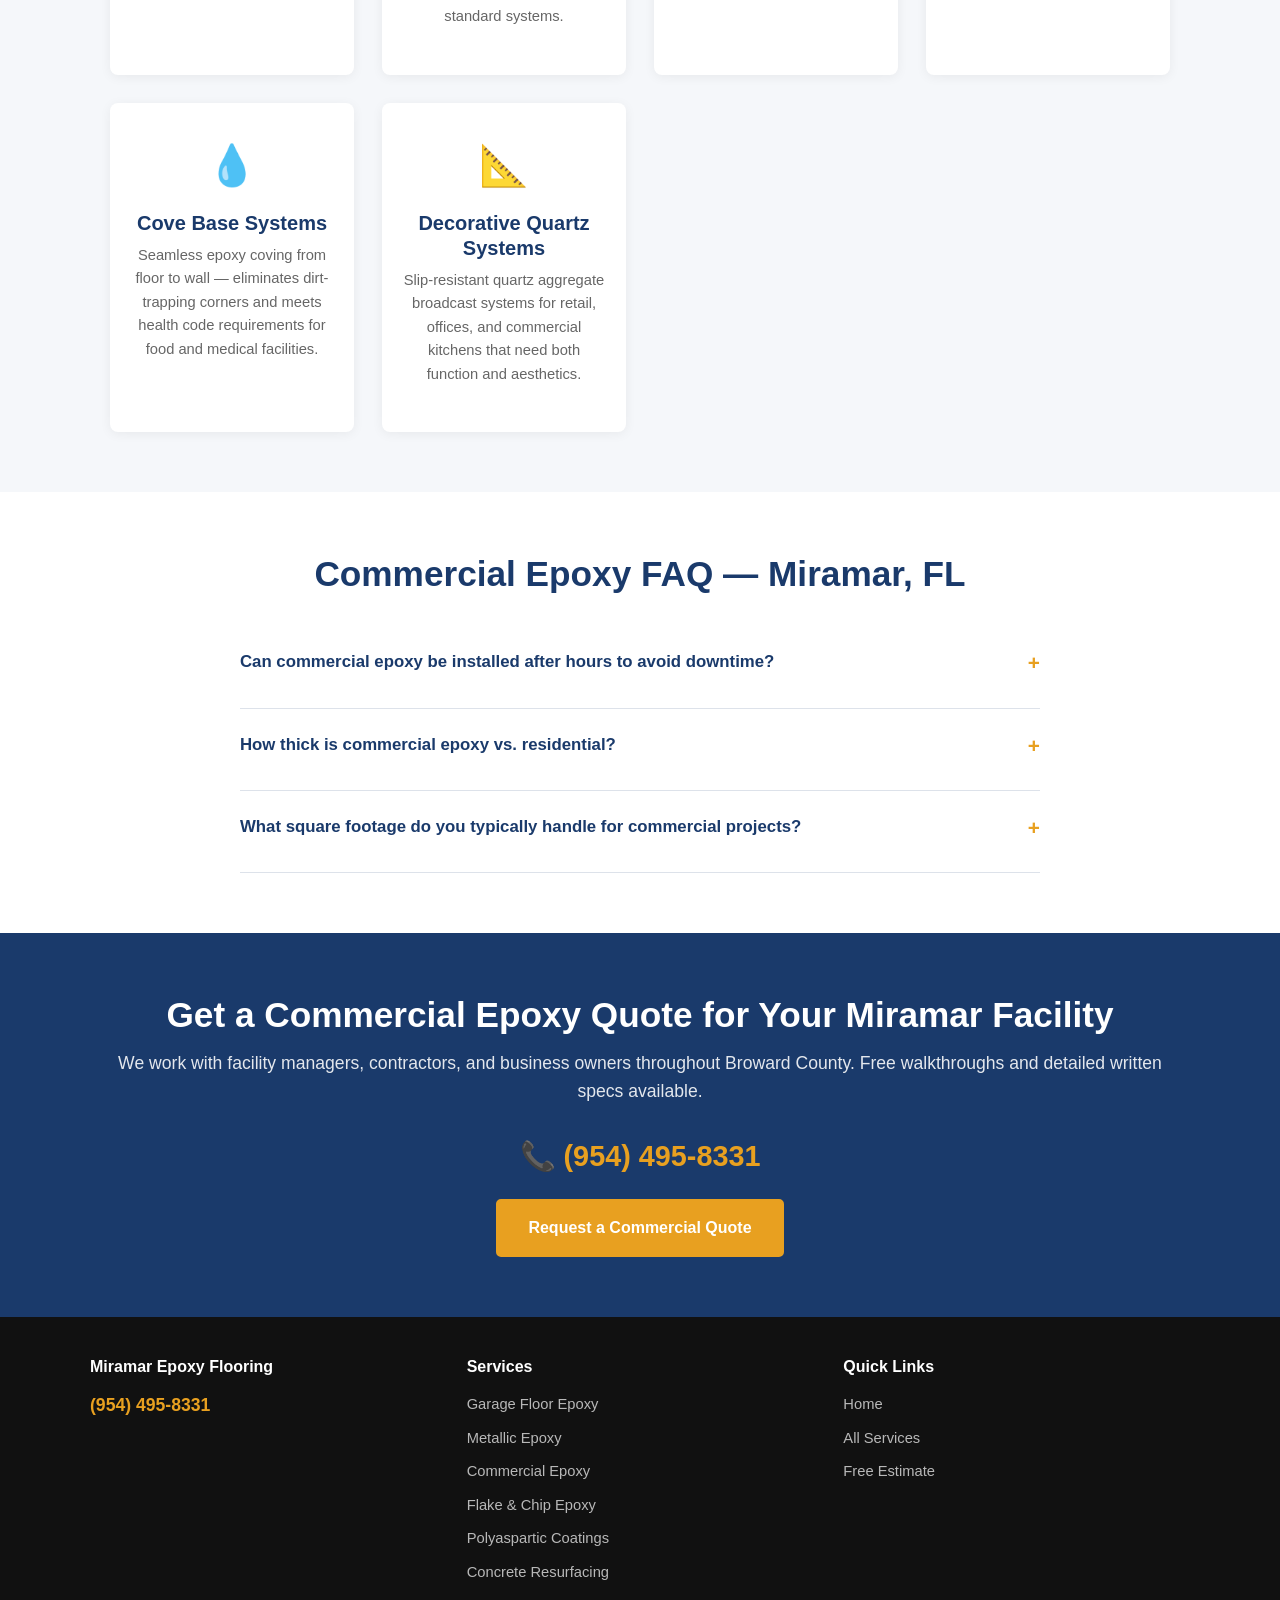
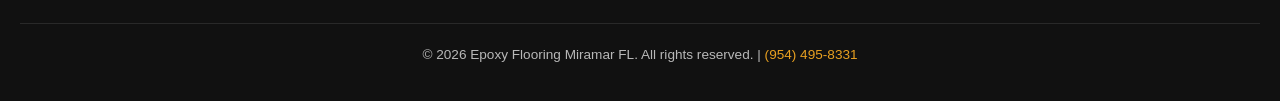
<file: commercial-epoxy-miramar.html>
<!DOCTYPE html>

<html lang="en">
<head>
<meta charset="utf-8"/>
<meta content="width=device-width, initial-scale=1.0" name="viewport"/>
<title>Commercial Epoxy Flooring in Miramar, FL</title>
<meta content="Commercial and industrial epoxy flooring in Miramar, FL. Warehouses, auto shops, medical, retail. Free estimates. (954) 495-8331." name="description"/>
<link href="https://epoxyflooringmiramarfl.com/commercial-epoxy-miramar.html" rel="canonical"/>
<link href="styles.css" rel="stylesheet"/>
</head>
<body>
<header>
<div class="header-inner">
<a class="logo" href="index.html">Miramar <span>Epoxy</span> Flooring</a>
<nav>
<a href="index.html">Home</a>
<span class="has-dropdown">
<a href="services.html">Services</a>
<div class="dropdown-menu">
<ul class="dropdown-menu-list">
<li><a href="garage-floor-epoxy-miramar.html">Garage Floor Epoxy</a></li>
<li><a href="metallic-epoxy-miramar.html">Metallic Epoxy</a></li>
<li><a href="flake-epoxy-miramar.html">Flake Epoxy</a></li>
<li><a href="polyaspartic-coating-miramar.html">Polyaspartic Coating</a></li>
<li><a href="commercial-epoxy-miramar.html">Commercial Epoxy</a></li>
<li><a href="concrete-resurfacing-miramar.html">Concrete Resurfacing</a></li>
</ul>
</div>
</span>
<a href="contact.html">Contact</a>
<a class="nav-cta" href="tel:9544958331">📞 (954) 495-8331</a>
</nav>
</div>
</header>
<div class="breadcrumb">
<div class="container">
<a href="index.html">Home</a> <span>›</span> <a href="services.html">Services</a> <span>›</span> Commercial Epoxy
  </div>
</div>
<section class="page-hero">
<div class="container">
<h1>Commercial Epoxy Flooring in Miramar, FL</h1>
<p>Heavy-duty 100% solids epoxy coatings for warehouses, auto shops, medical facilities, and commercial properties throughout Broward County.</p>
</div>
</section>
<section class="section">
<div class="container">
<div style="display:grid; grid-template-columns:1fr 1fr; gap:40px; align-items:start;">
<div>
<img alt="Commercial epoxy flooring Miramar FL" src="images/commercial-epoxy.jpg" style="border-radius:8px; width:100%;"/>
</div>
<div>
<h2 style="color:var(--primary); margin-bottom:16px;">Built for Miramar's Commercial Demands</h2>
<p>Miramar's industrial parks, auto dealerships, and commercial corridors demand flooring that performs under heavy loads, chemical exposure, and constant foot and vehicle traffic. Standard residential epoxy simply won't cut it.</p>
<p>We install commercial-grade 100% solids epoxy systems rated for forklift traffic, chemical resistance, and OSHA slip standards. Available in standard gray, safety marking colors, or decorative quartz broadcast finishes.</p>
<h3 style="color:var(--primary); margin:20px 0 10px;">Industries We Serve in Miramar</h3>
<ul style="list-style:disc; padding-left:20px; color:#444; line-height:2.2;">
<li>Warehouses &amp; distribution centers</li>
<li>Auto repair shops &amp; dealerships</li>
<li>Medical &amp; dental offices</li>
<li>Food service &amp; commercial kitchens</li>
<li>Retail stores &amp; showrooms</li>
<li>Schools &amp; government facilities</li>
<li>Aircraft hangars &amp; logistics facilities</li>
</ul>
<div style="margin-top:24px;">
<a class="btn btn-primary" href="tel:9544958331">📞 Get a Commercial Quote</a>
</div>
</div>
</div>
</div>
</section>
<section class="section section-alt">
<div class="container">
<h2 class="section-title text-center">Commercial Epoxy Systems We Install</h2>
<div class="why-grid" style="margin-top:30px;">
<div class="why-item">
<div class="why-icon">🏭</div>
<h3>100% Solids Epoxy</h3>
<p>Zero VOC solvent-free systems with maximum film thickness — the standard for warehouses, manufacturing, and heavy industrial applications.</p>
</div>
<div class="why-item">
<div class="why-icon">⚗️</div>
<h3>Chemical-Resistant Novolac</h3>
<p>For environments with acids, solvents, or aggressive chemicals — novolac epoxy offers significantly higher chemical resistance than standard systems.</p>
</div>
<div class="why-item">
<div class="why-icon">🔴</div>
<h3>Safety Line Marking</h3>
<p>OSHA-compliant floor marking systems using epoxy line paint and custom stencils for pedestrian lanes, hazard zones, and equipment boundaries.</p>
</div>
<div class="why-item">
<div class="why-icon">🛡️</div>
<h3>Anti-Static (ESD) Epoxy</h3>
<p>Electrostatic dissipative flooring for electronics manufacturing, server rooms, and facilities where static discharge is a hazard.</p>
</div>
<div class="why-item">
<div class="why-icon">💧</div>
<h3>Cove Base Systems</h3>
<p>Seamless epoxy coving from floor to wall — eliminates dirt-trapping corners and meets health code requirements for food and medical facilities.</p>
</div>
<div class="why-item">
<div class="why-icon">📐</div>
<h3>Decorative Quartz Systems</h3>
<p>Slip-resistant quartz aggregate broadcast systems for retail, offices, and commercial kitchens that need both function and aesthetics.</p>
</div>
</div>
</div>
</section>
<section class="section">
<div class="container">
<h2 class="section-title text-center">Commercial Epoxy FAQ — Miramar, FL</h2>
<div class="faq-list" style="max-width:800px; margin:30px auto 0;">
<div class="faq-item">
<div class="faq-question">Can commercial epoxy be installed after hours to avoid downtime? <span class="faq-toggle">+</span></div>
<div class="faq-answer"><p>Yes — we schedule commercial work around your operation hours, including evenings and weekends. Fast-cure <a href="polyaspartic-coating-miramar.html" style="color:var(--accent); font-weight:700;">polyaspartic</a> systems allow re-occupancy within hours, minimizing disruption to your Miramar business.</p></div>
</div>
<div class="faq-item">
<div class="faq-question">How thick is commercial epoxy vs. residential? <span class="faq-toggle">+</span></div>
<div class="faq-answer"><p>Residential garage systems are typically 10–15 mils total dry film thickness. Commercial systems are 20–60+ mils depending on traffic demands, with some heavy industrial systems exceeding 125 mils (an eighth of an inch). We specify system thickness based on your facility's load requirements.</p></div>
</div>
<div class="faq-item">
<div class="faq-question">What square footage do you typically handle for commercial projects? <span class="faq-toggle">+</span></div>
<div class="faq-answer"><p>We regularly handle commercial projects from 1,000 sq ft to 50,000+ sq ft throughout Broward County. Large industrial projects are quoted with volume pricing. Call <a href="tel:9544958331">(954) 495-8331</a> to discuss your project scope.</p></div>
</div>
</div>
</div>
</section>
<section class="cta-band">
<div class="container">
<h2>Get a Commercial Epoxy Quote for Your Miramar Facility</h2>
<p>We work with facility managers, contractors, and business owners throughout Broward County. Free walkthroughs and detailed written specs available.</p>
<a class="cta-phone" href="tel:9544958331">📞 (954) 495-8331</a>
<a class="btn btn-primary" href="contact.html">Request a Commercial Quote</a>
</div>
</section>
<footer>
<div class="footer-inner">
<div class="footer-col">
<h4>Miramar Epoxy Flooring</h4>
<a href="tel:9544958331" style="color:var(--accent); font-weight:700; font-size:1.1rem;">(954) 495-8331</a>
</div>
<div class="footer-col">
<h4>Services</h4>
<ul>
<li><a href="garage-floor-epoxy-miramar.html">Garage Floor Epoxy</a></li>
<li><a href="metallic-epoxy-miramar.html">Metallic Epoxy</a></li>
<li><a href="commercial-epoxy-miramar.html">Commercial Epoxy</a></li>
<li><a href="flake-epoxy-miramar.html">Flake &amp; Chip Epoxy</a></li>
<li><a href="polyaspartic-coating-miramar.html">Polyaspartic Coatings</a></li>
<li><a href="concrete-resurfacing-miramar.html">Concrete Resurfacing</a></li>
</ul>
</div>
<div class="footer-col">
<h4>Quick Links</h4>
<ul>
<li><a href="index.html">Home</a></li>
<li><a href="services.html">All Services</a></li>
<li><a href="contact.html">Free Estimate</a></li>
</ul>
</div>
</div>
<div class="footer-bottom">
<p>© 2026 Epoxy Flooring Miramar FL. All rights reserved. | <a href="tel:9544958331" style="color:var(--accent);">(954) 495-8331</a></p>
</div>
</footer>
<script>
  document.querySelectorAll('.faq-question').forEach(q => {
    q.addEventListener('click', () => q.parentElement.classList.toggle('open'));
  });
</script>
</body>
</html>
</file>
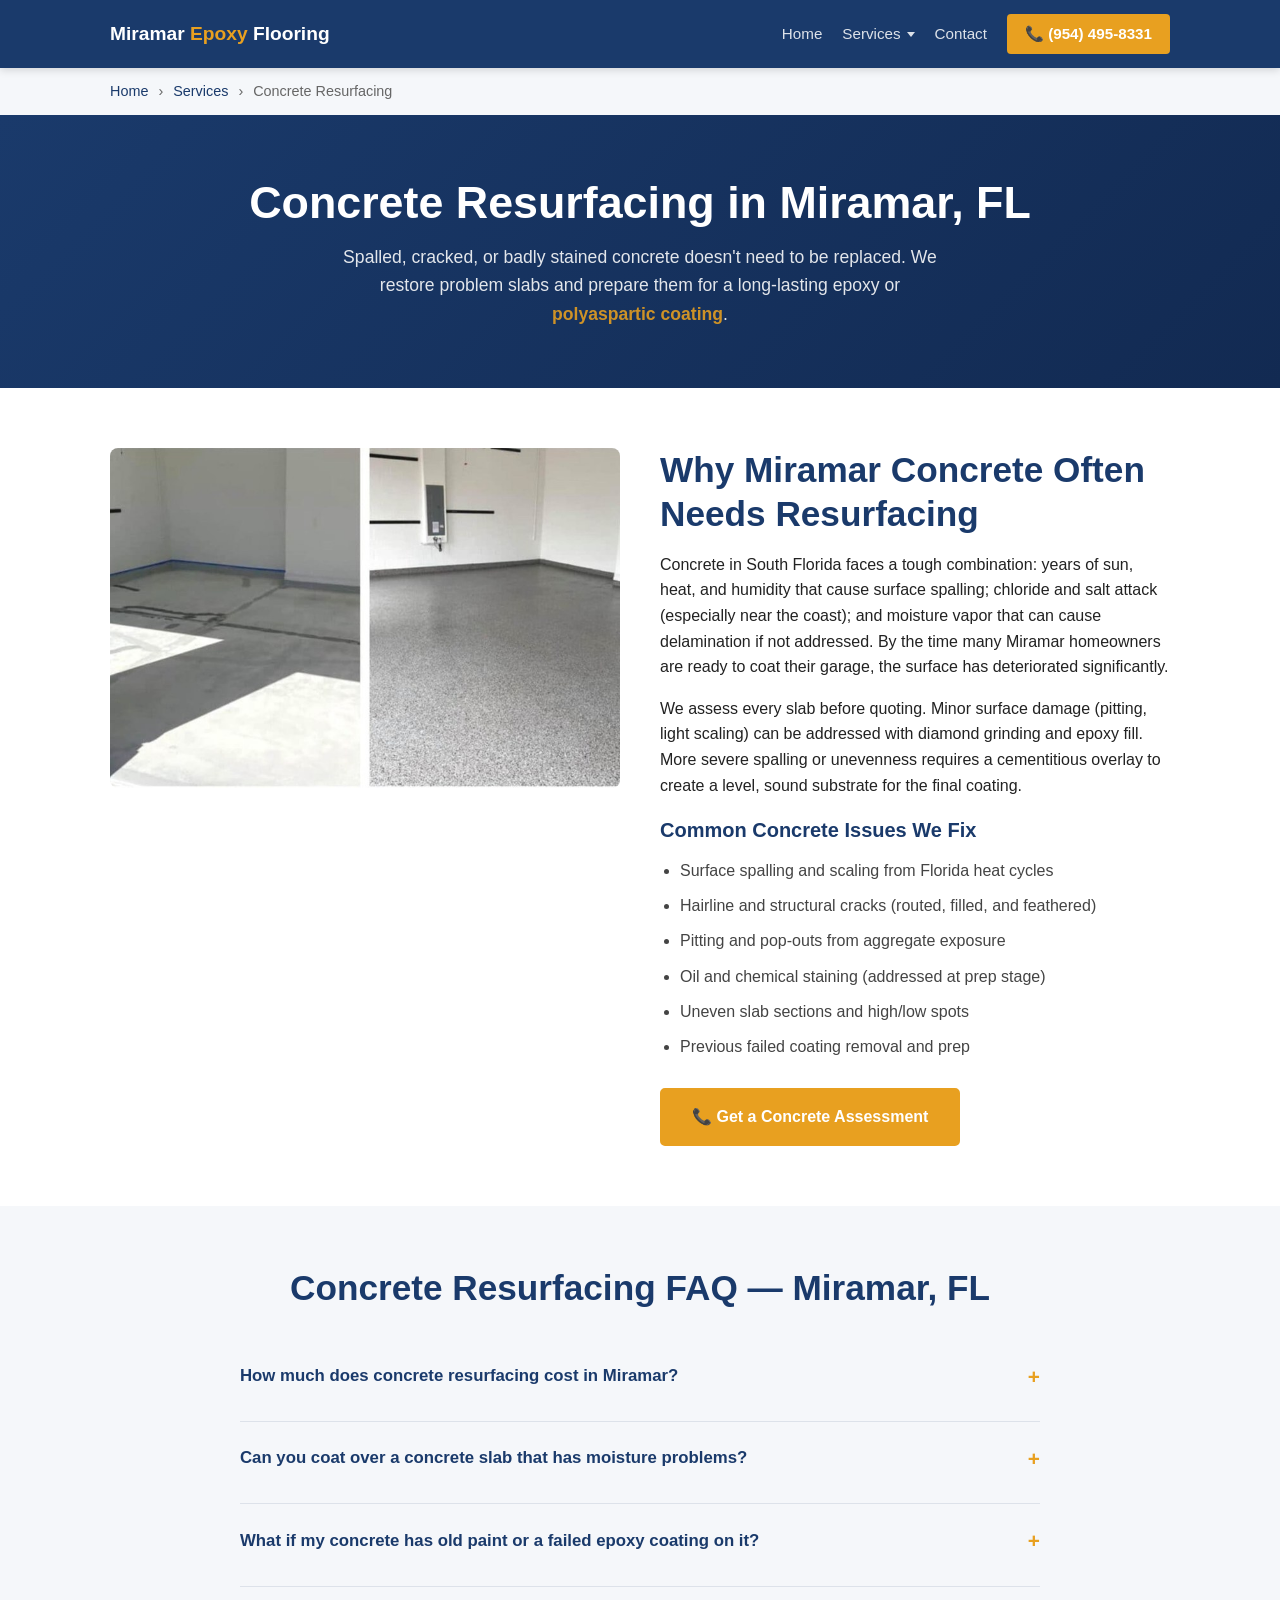
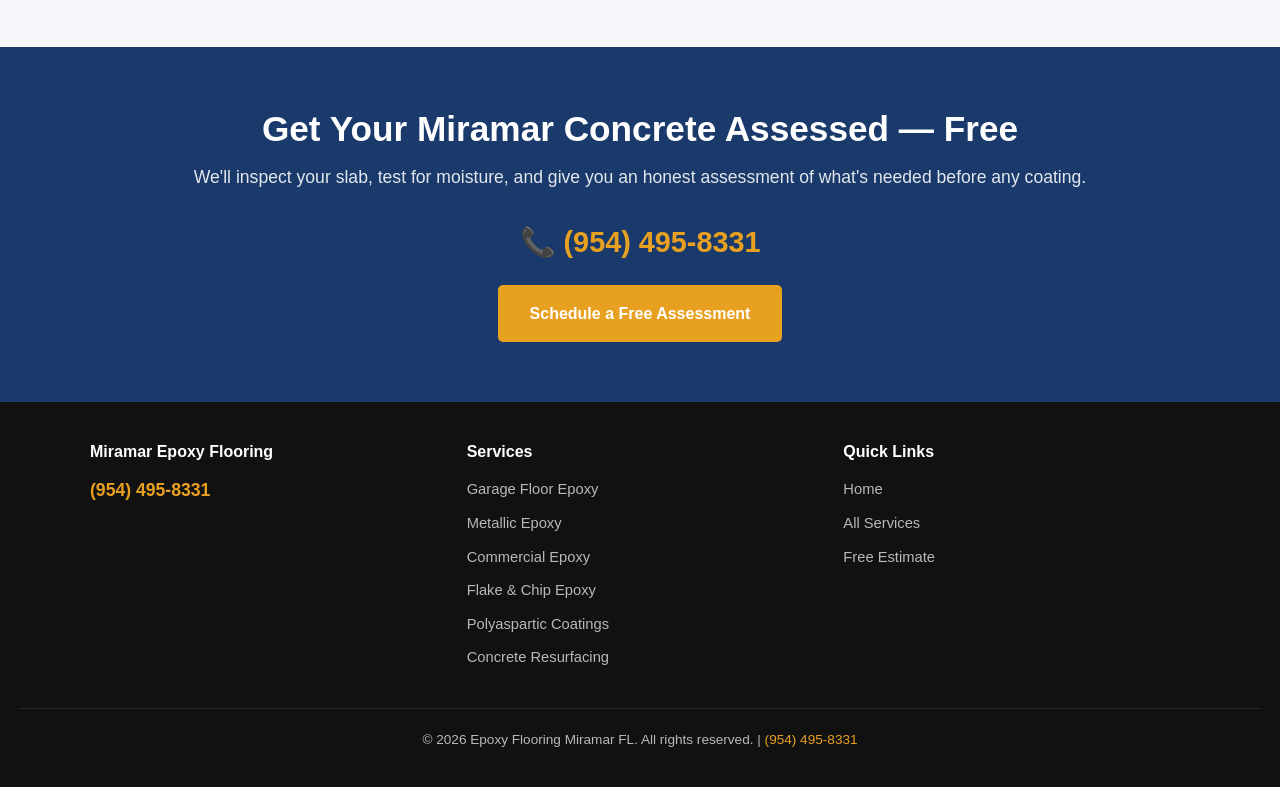
<file: concrete-resurfacing-miramar.html>
<!DOCTYPE html>

<html lang="en">
<head>
<meta charset="utf-8"/>
<meta content="width=device-width, initial-scale=1.0" name="viewport"/>
<title>Concrete Resurfacing in Miramar, FL</title>
<meta content="Concrete resurfacing in Miramar, FL. Spalled, cracked, and pitted slabs restored before coating. Free estimates. (954) 495-8331." name="description"/>
<link href="https://epoxyflooringmiramarfl.com/concrete-resurfacing-miramar.html" rel="canonical"/>
<link href="styles.css" rel="stylesheet"/>
</head>
<body>
<header>
<div class="header-inner">
<a class="logo" href="index.html">Miramar <span>Epoxy</span> Flooring</a>
<nav>
<a href="index.html">Home</a>
<span class="has-dropdown">
<a href="services.html">Services</a>
<div class="dropdown-menu">
<ul class="dropdown-menu-list">
<li><a href="garage-floor-epoxy-miramar.html">Garage Floor Epoxy</a></li>
<li><a href="metallic-epoxy-miramar.html">Metallic Epoxy</a></li>
<li><a href="flake-epoxy-miramar.html">Flake Epoxy</a></li>
<li><a href="polyaspartic-coating-miramar.html">Polyaspartic Coating</a></li>
<li><a href="commercial-epoxy-miramar.html">Commercial Epoxy</a></li>
<li><a href="concrete-resurfacing-miramar.html">Concrete Resurfacing</a></li>
</ul>
</div>
</span>
<a href="contact.html">Contact</a>
<a class="nav-cta" href="tel:9544958331">📞 (954) 495-8331</a>
</nav>
</div>
</header>
<div class="breadcrumb">
<div class="container">
<a href="index.html">Home</a> <span>›</span> <a href="services.html">Services</a> <span>›</span> Concrete Resurfacing
  </div>
</div>
<section class="page-hero">
<div class="container">
<h1>Concrete Resurfacing in Miramar, FL</h1>
<p>Spalled, cracked, or badly stained concrete doesn't need to be replaced. We restore problem slabs and prepare them for a long-lasting epoxy or <a href="polyaspartic-coating-miramar.html" style="color:var(--accent); font-weight:700;">polyaspartic coating</a>.</p>
</div>
</section>
<section class="section">
<div class="container">
<div style="display:grid; grid-template-columns:1fr 1fr; gap:40px; align-items:start;">
<div>
<img alt="Concrete resurfacing Miramar FL" src="images/concrete-resurfacing.jpg" style="border-radius:8px; width:100%;"/>
</div>
<div>
<h2 style="color:var(--primary); margin-bottom:16px;">Why Miramar Concrete Often Needs Resurfacing</h2>
<p>Concrete in South Florida faces a tough combination: years of sun, heat, and humidity that cause surface spalling; chloride and salt attack (especially near the coast); and moisture vapor that can cause delamination if not addressed. By the time many Miramar homeowners are ready to coat their garage, the surface has deteriorated significantly.</p>
<p>We assess every slab before quoting. Minor surface damage (pitting, light scaling) can be addressed with diamond grinding and epoxy fill. More severe spalling or unevenness requires a cementitious overlay to create a level, sound substrate for the final coating.</p>
<h3 style="color:var(--primary); margin:20px 0 10px;">Common Concrete Issues We Fix</h3>
<ul style="list-style:disc; padding-left:20px; color:#444; line-height:2.2;">
<li>Surface spalling and scaling from Florida heat cycles</li>
<li>Hairline and structural cracks (routed, filled, and feathered)</li>
<li>Pitting and pop-outs from aggregate exposure</li>
<li>Oil and chemical staining (addressed at prep stage)</li>
<li>Uneven slab sections and high/low spots</li>
<li>Previous failed coating removal and prep</li>
</ul>
<div style="margin-top:24px;">
<a class="btn btn-primary" href="tel:9544958331">📞 Get a Concrete Assessment</a>
</div>
</div>
</div>
</div>
</section>
<section class="section section-alt">
<div class="container">
<h2 class="section-title text-center">Concrete Resurfacing FAQ — Miramar, FL</h2>
<div class="faq-list" style="max-width:800px; margin:30px auto 0;">
<div class="faq-item">
<div class="faq-question">How much does concrete resurfacing cost in Miramar? <span class="faq-toggle">+</span></div>
<div class="faq-answer"><p>Resurfacing runs approximately $3–$6 per square foot on top of the coating cost, depending on severity. Hairline crack fill and minor prep is often included in our standard coating price. Severe spalling requiring a full overlay is quoted separately. We'll give you a complete picture during the free estimate — call <a href="tel:9544958331">(954) 495-8331</a>.</p></div>
</div>
<div class="faq-item">
<div class="faq-question">Can you coat over a concrete slab that has moisture problems? <span class="faq-toggle">+</span></div>
<div class="faq-answer"><p>Moisture vapor is the #1 cause of epoxy failure in Florida. We test every slab with a moisture vapor emission test before coating. If readings are high, we use a moisture-mitigating primer system rather than applying standard epoxy — which would fail within months. We never skip this step in Miramar's climate.</p></div>
</div>
<div class="faq-item">
<div class="faq-question">What if my concrete has old paint or a failed epoxy coating on it? <span class="faq-toggle">+</span></div>
<div class="faq-answer"><p>We remove failed coatings through mechanical scarification or diamond grinding before applying any new system. Applying epoxy over a previously failed coating is the fastest way to guarantee another failure. We always start with a properly prepared, clean substrate — it's the foundation of everything.</p></div>
</div>
</div>
</div>
</section>
<section class="cta-band">
<div class="container">
<h2>Get Your Miramar Concrete Assessed — Free</h2>
<p>We'll inspect your slab, test for moisture, and give you an honest assessment of what's needed before any coating.</p>
<a class="cta-phone" href="tel:9544958331">📞 (954) 495-8331</a>
<a class="btn btn-primary" href="contact.html">Schedule a Free Assessment</a>
</div>
</section>
<footer>
<div class="footer-inner">
<div class="footer-col">
<h4>Miramar Epoxy Flooring</h4>
<a href="tel:9544958331" style="color:var(--accent); font-weight:700; font-size:1.1rem;">(954) 495-8331</a>
</div>
<div class="footer-col">
<h4>Services</h4>
<ul>
<li><a href="garage-floor-epoxy-miramar.html">Garage Floor Epoxy</a></li>
<li><a href="metallic-epoxy-miramar.html">Metallic Epoxy</a></li>
<li><a href="commercial-epoxy-miramar.html">Commercial Epoxy</a></li>
<li><a href="flake-epoxy-miramar.html">Flake &amp; Chip Epoxy</a></li>
<li><a href="polyaspartic-coating-miramar.html">Polyaspartic Coatings</a></li>
<li><a href="concrete-resurfacing-miramar.html">Concrete Resurfacing</a></li>
</ul>
</div>
<div class="footer-col">
<h4>Quick Links</h4>
<ul>
<li><a href="index.html">Home</a></li>
<li><a href="services.html">All Services</a></li>
<li><a href="contact.html">Free Estimate</a></li>
</ul>
</div>
</div>
<div class="footer-bottom">
<p>© 2026 Epoxy Flooring Miramar FL. All rights reserved. | <a href="tel:9544958331" style="color:var(--accent);">(954) 495-8331</a></p>
</div>
</footer>
<script>
  document.querySelectorAll('.faq-question').forEach(q => {
    q.addEventListener('click', () => q.parentElement.classList.toggle('open'));
  });
</script>
</body>
</html>
</file>
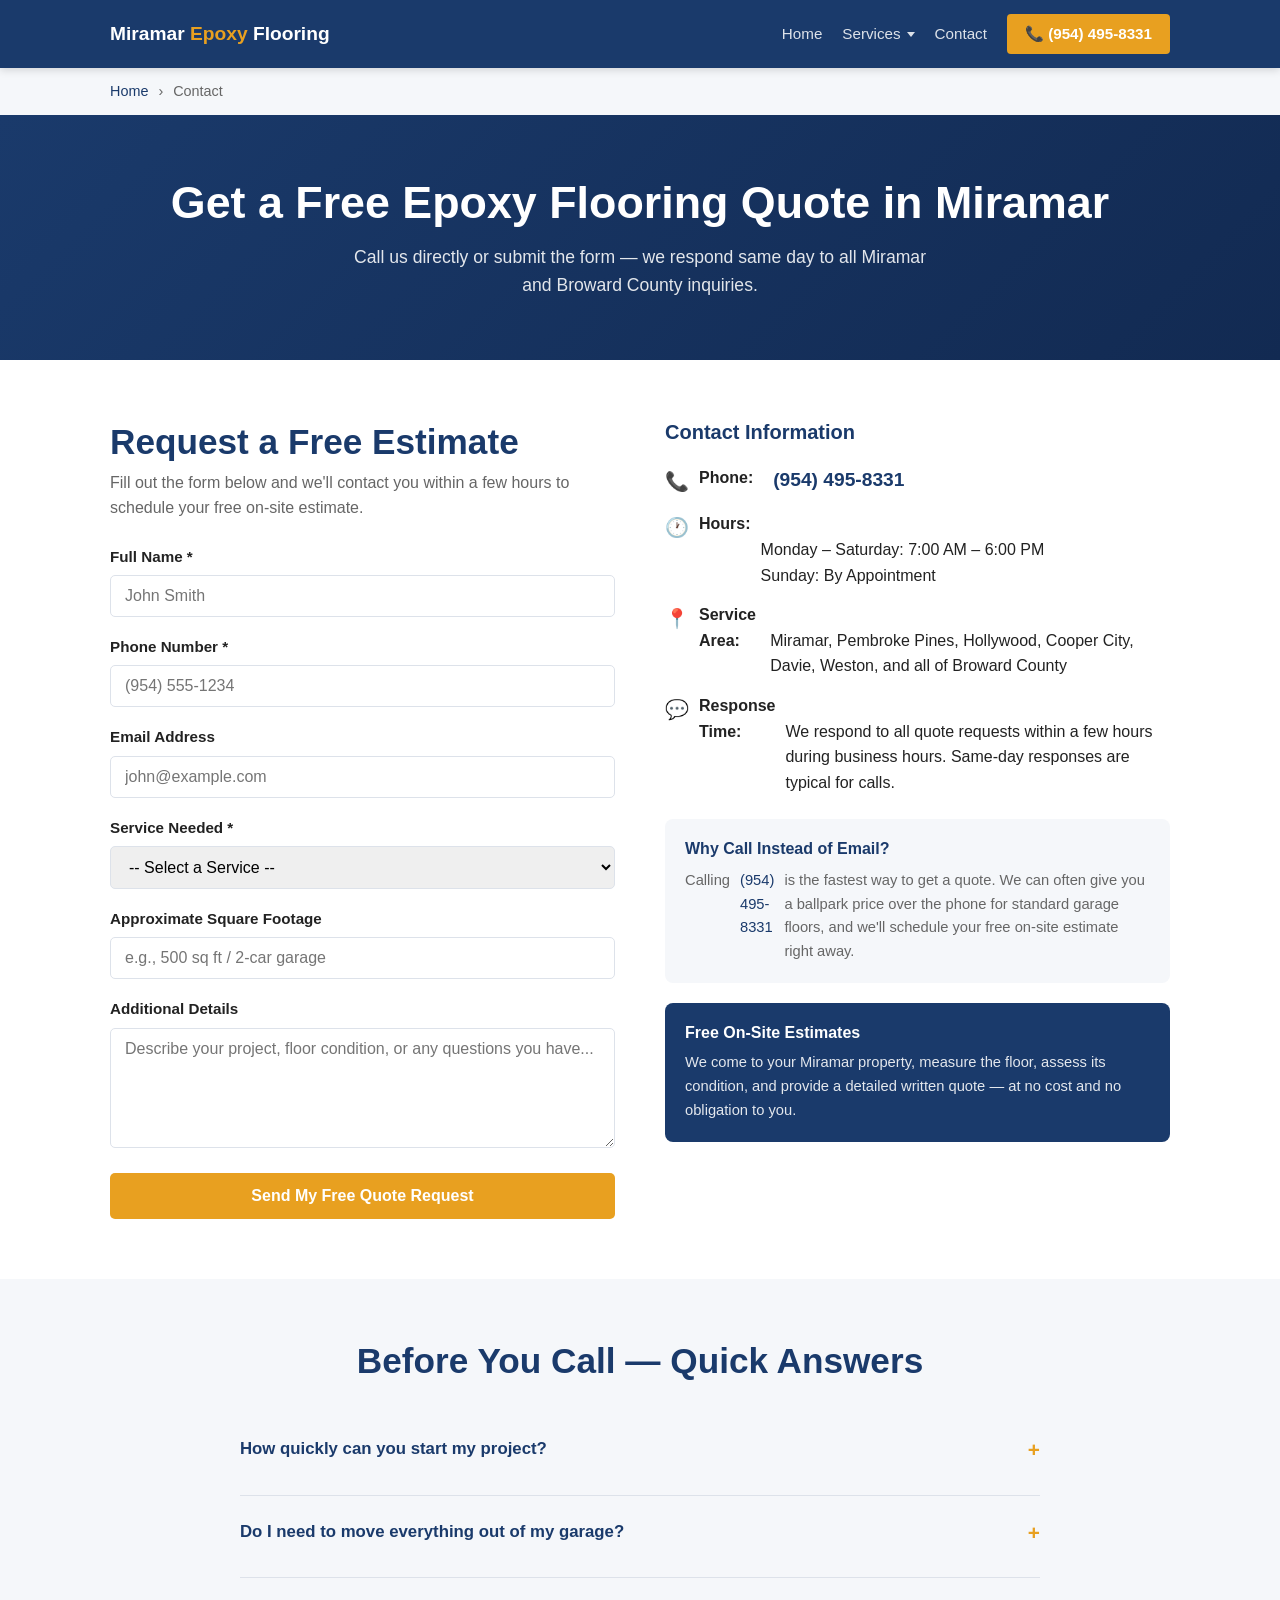
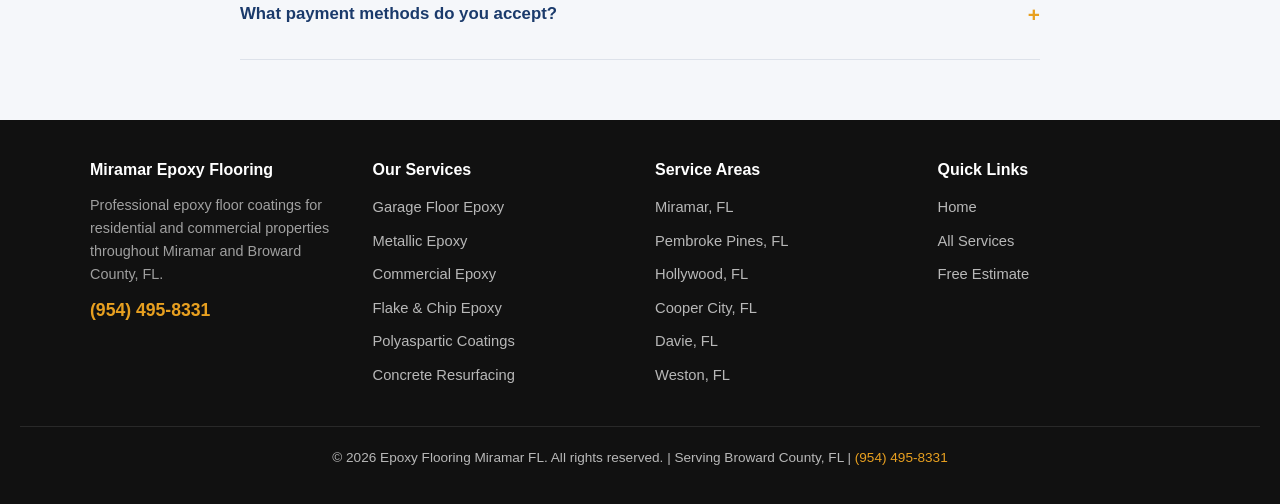
<file: contact.html>
<!DOCTYPE html>
<html lang="en">
<head>
  <meta charset="UTF-8">
  <meta name="viewport" content="width=device-width, initial-scale=1.0">
  <title>Contact Us | Epoxy Flooring Miramar FL | (954) 495-8331</title>
  <meta name="description" content="Get a free epoxy flooring estimate in Miramar, FL. Call (954) 495-8331 or fill out our quick contact form. We respond same day for all Broward County inquiries.">
  <link rel="canonical" href="https://epoxyflooringmiramarfl.com/contact.html">
  <link rel="stylesheet" href="styles.css">
</head>
<body>

<!-- HEADER -->
<header>
  <div class="header-inner">
    <a href="index.html" class="logo">Miramar <span>Epoxy</span> Flooring</a>
    <nav>
      <a href="index.html">Home</a>
      <span class="has-dropdown">
<a href="services.html">Services</a>
<div class="dropdown-menu">
<ul class="dropdown-menu-list">
<li><a href="garage-floor-epoxy-miramar.html">Garage Floor Epoxy</a></li>
<li><a href="metallic-epoxy-miramar.html">Metallic Epoxy</a></li>
<li><a href="flake-epoxy-miramar.html">Flake Epoxy</a></li>
<li><a href="polyaspartic-coating-miramar.html">Polyaspartic Coating</a></li>
<li><a href="commercial-epoxy-miramar.html">Commercial Epoxy</a></li>
<li><a href="concrete-resurfacing-miramar.html">Concrete Resurfacing</a></li>
</ul>
</div>
</span>
      <a href="contact.html">Contact</a>
      <a href="tel:9544958331" class="nav-cta">📞 (954) 495-8331</a>
    </nav>
  </div>
</header>

<!-- BREADCRUMB -->
<div class="breadcrumb">
  <div class="container">
    <a href="index.html">Home</a> <span>›</span> Contact
  </div>
</div>

<!-- PAGE HERO -->
<section class="page-hero">
  <div class="container">
    <h1>Get a Free Epoxy Flooring Quote in Miramar</h1>
    <p>Call us directly or submit the form — we respond same day to all Miramar and Broward County inquiries.</p>
  </div>
</section>

<!-- CONTACT FORM + INFO -->
<section class="section">
  <div class="container">
    <div class="contact-section">
      <!-- FORM -->
      <div>
        <h2 style="color:var(--primary); margin-bottom:6px;">Request a Free Estimate</h2>
        <p style="color:var(--text-muted); margin-bottom:24px;">Fill out the form below and we'll contact you within a few hours to schedule your free on-site estimate.</p>
        <form action="https://formspree.io/f/xbdeongv" method="POST">
          <div class="form-group">
            <label for="name">Full Name *</label>
            <input type="text" id="name" name="name" placeholder="John Smith" required>
          </div>
          <div class="form-group">
            <label for="phone">Phone Number *</label>
            <input type="tel" id="phone" name="phone" placeholder="(954) 555-1234" required>
          </div>
          <div class="form-group">
            <label for="email">Email Address</label>
            <input type="email" id="email" name="email" placeholder="john@example.com">
          </div>
          <div class="form-group">
            <label for="service">Service Needed *</label>
            <select id="service" name="service" required>
              <option value="">-- Select a Service --</option>
              <option value="Garage Floor Epoxy">Garage Floor Epoxy</option>
              <option value="Metallic Epoxy">Metallic Epoxy</option>
              <option value="Commercial Epoxy">Commercial / Industrial Epoxy</option>
              <option value="Flake & Chip Epoxy">Flake &amp; Chip Epoxy</option>
              <option value="Polyaspartic Coating">Polyaspartic Coating</option>
              <option value="Concrete Resurfacing">Concrete Resurfacing</option>
              <option value="Not Sure">Not Sure — Need Advice</option>
            </select>
          </div>
          <div class="form-group">
            <label for="sqft">Approximate Square Footage</label>
            <input type="text" id="sqft" name="sqft" placeholder="e.g., 500 sq ft / 2-car garage">
          </div>
          <div class="form-group">
            <label for="message">Additional Details</label>
            <textarea id="message" name="message" placeholder="Describe your project, floor condition, or any questions you have..."></textarea>
          </div>
          <input type="text" name="_gotcha" style="display:none !important" tabindex="-1" autocomplete="off">
          <input type="hidden" name="_subject" value="New Epoxy Flooring Lead — Miramar FL">
          <input type="hidden" name="_next" value="https://epoxyflooringmiramarfl.com/thank-you.html">
          <button type="submit" class="form-submit">Send My Free Quote Request</button>
        </form>
      </div>

      <!-- CONTACT INFO -->
      <div class="contact-info">
        <h3>Contact Information</h3>
        <p><span class="ci-icon">📞</span> <strong>Phone:</strong><br><a href="tel:9544958331" style="color:var(--primary); font-size:1.2rem; font-weight:700;">(954) 495-8331</a></p>
        <p><span class="ci-icon">🕐</span> <strong>Hours:</strong><br>Monday – Saturday: 7:00 AM – 6:00 PM<br>Sunday: By Appointment</p>
        <p><span class="ci-icon">📍</span> <strong>Service Area:</strong><br>Miramar, Pembroke Pines, Hollywood, Cooper City, Davie, Weston, and all of Broward County</p>
        <p><span class="ci-icon">💬</span> <strong>Response Time:</strong><br>We respond to all quote requests within a few hours during business hours. Same-day responses are typical for calls.</p>

        <div style="background:var(--light-bg); border-radius:8px; padding:20px; margin-top:24px;">
          <h4 style="color:var(--primary); margin-bottom:10px;">Why Call Instead of Email?</h4>
          <p style="font-size:0.92rem; color:var(--text-muted); margin:0;">Calling <a href="tel:9544958331" style="color:var(--primary);">(954) 495-8331</a> is the fastest way to get a quote. We can often give you a ballpark price over the phone for standard garage floors, and we'll schedule your free on-site estimate right away.</p>
        </div>

        <div style="background:var(--primary); border-radius:8px; padding:20px; margin-top:20px; color:var(--white);">
          <h4 style="margin-bottom:8px;">Free On-Site Estimates</h4>
          <p style="font-size:0.92rem; opacity:0.88; margin:0;">We come to your Miramar property, measure the floor, assess its condition, and provide a detailed written quote — at no cost and no obligation to you.</p>
        </div>
      </div>
    </div>
  </div>
</section>

<!-- FAQ SHORT -->
<section class="section section-alt">
  <div class="container">
    <h2 class="section-title text-center">Before You Call — Quick Answers</h2>
    <div class="faq-list" style="max-width:800px; margin:30px auto 0;">
      <div class="faq-item">
        <div class="faq-question">How quickly can you start my project? <span class="faq-toggle">+</span></div>
        <div class="faq-answer"><p>Most residential projects in Miramar can be scheduled within 1–2 weeks of estimate approval. Commercial projects depend on scope. Call <a href="tel:9544958331">(954) 495-8331</a> to check current availability.</p></div>
      </div>
      <div class="faq-item">
        <div class="faq-question">Do I need to move everything out of my garage? <span class="faq-toggle">+</span></div>
        <div class="faq-answer"><p>Yes — the garage needs to be completely cleared before we arrive on installation day. We'll let you know exactly how to prepare during your estimate so there are no surprises.</p></div>
      </div>
      <div class="faq-item">
        <div class="faq-question">What payment methods do you accept? <span class="faq-toggle">+</span></div>
        <div class="faq-answer"><p>We accept check, cash, and all major credit cards. Payment is typically split — a deposit at scheduling and the balance upon completion.</p></div>
      </div>
    </div>
  </div>
</section>

<!-- FOOTER -->
<footer>
  <div class="footer-inner">
    <div class="footer-col">
      <h4>Miramar Epoxy Flooring</h4>
      <p style="font-size:0.9rem; color:rgba(255,255,255,0.6); margin-bottom:10px;">Professional epoxy floor coatings for residential and commercial properties throughout Miramar and Broward County, FL.</p>
      <a href="tel:9544958331" style="color:var(--accent); font-weight:700; font-size:1.1rem;">(954) 495-8331</a>
    </div>
    <div class="footer-col">
      <h4>Our Services</h4>
      <ul>
        <li><a href="garage-floor-epoxy-miramar.html">Garage Floor Epoxy</a></li>
        <li><a href="metallic-epoxy-miramar.html">Metallic Epoxy</a></li>
        <li><a href="commercial-epoxy-miramar.html">Commercial Epoxy</a></li>
        <li><a href="flake-epoxy-miramar.html">Flake &amp; Chip Epoxy</a></li>
        <li><a href="polyaspartic-coating-miramar.html">Polyaspartic Coatings</a></li>
        <li><a href="concrete-resurfacing-miramar.html">Concrete Resurfacing</a></li>
      </ul>
    </div>
    <div class="footer-col">
      <h4>Service Areas</h4>
      <ul>
        <li><a href="#">Miramar, FL</a></li>
        <li><a href="#">Pembroke Pines, FL</a></li>
        <li><a href="#">Hollywood, FL</a></li>
        <li><a href="#">Cooper City, FL</a></li>
        <li><a href="#">Davie, FL</a></li>
        <li><a href="#">Weston, FL</a></li>
      </ul>
    </div>
    <div class="footer-col">
      <h4>Quick Links</h4>
      <ul>
        <li><a href="index.html">Home</a></li>
        <li><a href="services.html">All Services</a></li>
        <li><a href="contact.html">Free Estimate</a></li>
      </ul>
    </div>
  </div>
  <div class="footer-bottom">
    <p>© 2026 Epoxy Flooring Miramar FL. All rights reserved. | Serving Broward County, FL | <a href="tel:9544958331" style="color:var(--accent);">(954) 495-8331</a></p>
  </div>
</footer>

<script>
  document.querySelectorAll('.faq-question').forEach(q => {
    q.addEventListener('click', () => {
      q.parentElement.classList.toggle('open');
    });
  });
</script>
</body>
</html>
</file>
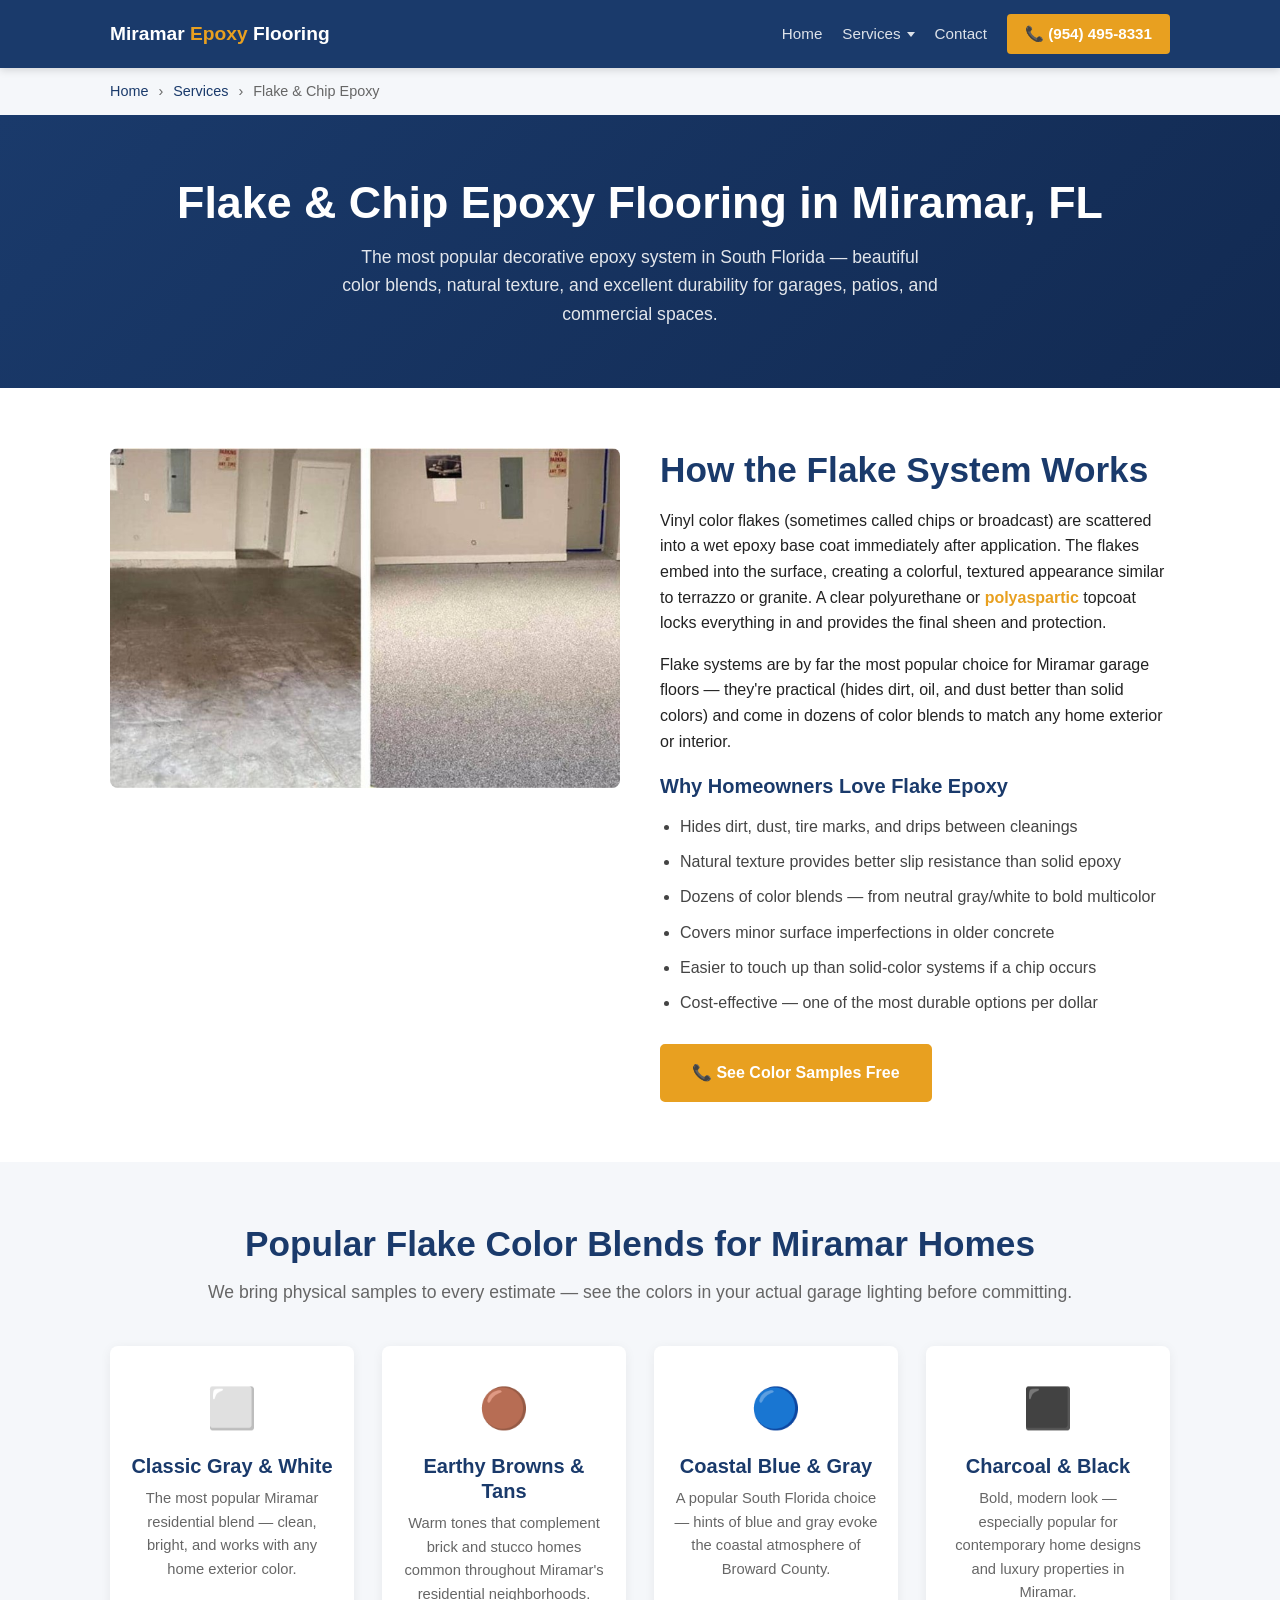
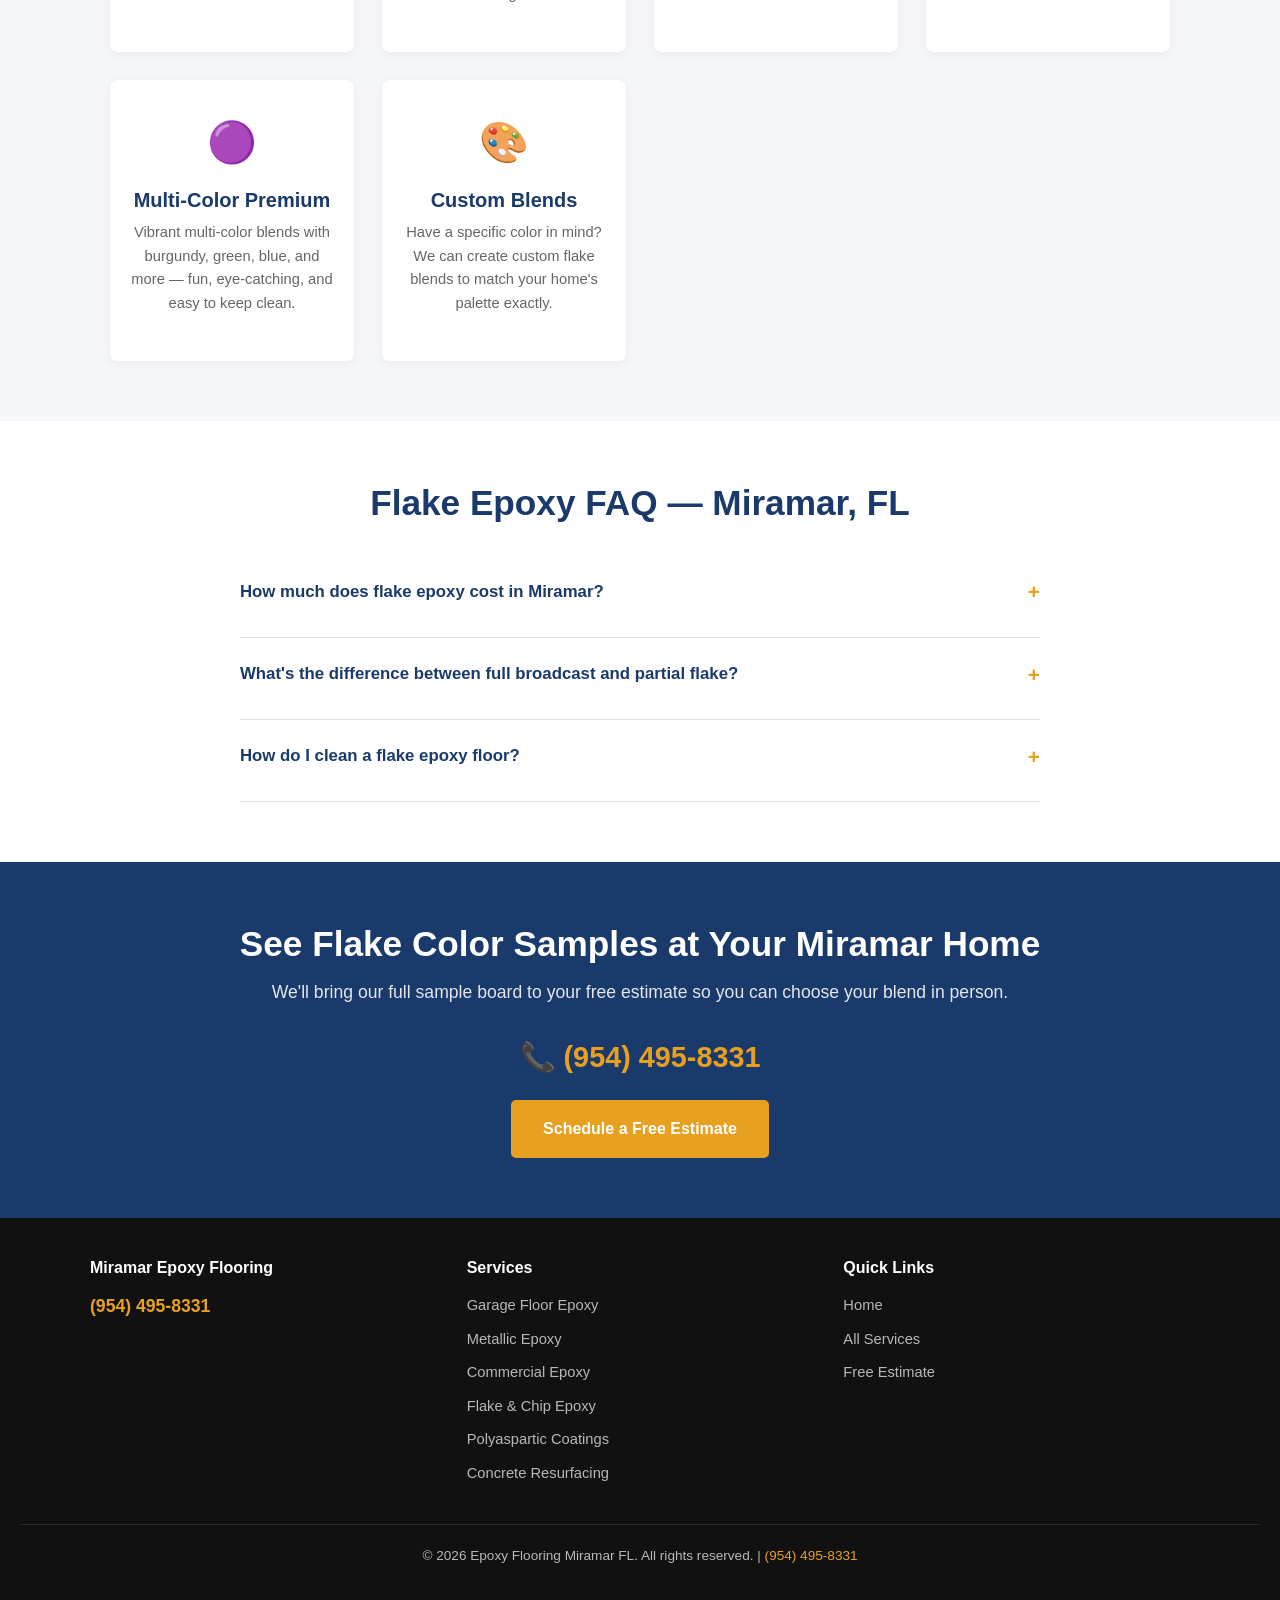
<file: flake-epoxy-miramar.html>
<!DOCTYPE html>

<html lang="en">
<head>
<meta charset="utf-8"/>
<meta content="width=device-width, initial-scale=1.0" name="viewport"/>
<title>Flake &amp; Chip Epoxy Flooring Miramar FL | (954) 495-8331</title>
<meta content="Flake and chip broadcast epoxy flooring in Miramar, FL. Dozens of color blends, strong grip. Garages, patios, commercial. (954) 495-8331." name="description"/>
<link href="https://epoxyflooringmiramarfl.com/flake-epoxy-miramar.html" rel="canonical"/>
<link href="styles.css" rel="stylesheet"/>
</head>
<body>
<header>
<div class="header-inner">
<a class="logo" href="index.html">Miramar <span>Epoxy</span> Flooring</a>
<nav>
<a href="index.html">Home</a>
<span class="has-dropdown">
<a href="services.html">Services</a>
<div class="dropdown-menu">
<ul class="dropdown-menu-list">
<li><a href="garage-floor-epoxy-miramar.html">Garage Floor Epoxy</a></li>
<li><a href="metallic-epoxy-miramar.html">Metallic Epoxy</a></li>
<li><a href="flake-epoxy-miramar.html">Flake Epoxy</a></li>
<li><a href="polyaspartic-coating-miramar.html">Polyaspartic Coating</a></li>
<li><a href="commercial-epoxy-miramar.html">Commercial Epoxy</a></li>
<li><a href="concrete-resurfacing-miramar.html">Concrete Resurfacing</a></li>
</ul>
</div>
</span>
<a href="contact.html">Contact</a>
<a class="nav-cta" href="tel:9544958331">📞 (954) 495-8331</a>
</nav>
</div>
</header>
<div class="breadcrumb">
<div class="container">
<a href="index.html">Home</a> <span>›</span> <a href="services.html">Services</a> <span>›</span> Flake &amp; Chip Epoxy
  </div>
</div>
<section class="page-hero">
<div class="container">
<h1>Flake &amp; Chip Epoxy Flooring in Miramar, FL</h1>
<p>The most popular decorative epoxy system in South Florida — beautiful color blends, natural texture, and excellent durability for garages, patios, and commercial spaces.</p>
</div>
</section>
<section class="section">
<div class="container">
<div style="display:grid; grid-template-columns:1fr 1fr; gap:40px; align-items:start;">
<div>
<img alt="Flake broadcast epoxy floor Miramar FL" src="images/flake-epoxy.jpg" style="border-radius:8px; width:100%;"/>
</div>
<div>
<h2 style="color:var(--primary); margin-bottom:16px;">How the Flake System Works</h2>
<p>Vinyl color flakes (sometimes called chips or broadcast) are scattered into a wet epoxy base coat immediately after application. The flakes embed into the surface, creating a colorful, textured appearance similar to terrazzo or granite. A clear polyurethane or <a href="polyaspartic-coating-miramar.html" style="color:var(--accent); font-weight:700;">polyaspartic</a> topcoat locks everything in and provides the final sheen and protection.</p>
<p>Flake systems are by far the most popular choice for Miramar garage floors — they're practical (hides dirt, oil, and dust better than solid colors) and come in dozens of color blends to match any home exterior or interior.</p>
<h3 style="color:var(--primary); margin:20px 0 10px;">Why Homeowners Love Flake Epoxy</h3>
<ul style="list-style:disc; padding-left:20px; color:#444; line-height:2.2;">
<li>Hides dirt, dust, tire marks, and drips between cleanings</li>
<li>Natural texture provides better slip resistance than solid epoxy</li>
<li>Dozens of color blends — from neutral gray/white to bold multicolor</li>
<li>Covers minor surface imperfections in older concrete</li>
<li>Easier to touch up than solid-color systems if a chip occurs</li>
<li>Cost-effective — one of the most durable options per dollar</li>
</ul>
<div style="margin-top:24px;">
<a class="btn btn-primary" href="tel:9544958331">📞 See Color Samples Free</a>
</div>
</div>
</div>
</div>
</section>
<section class="section section-alt">
<div class="container">
<h2 class="section-title text-center">Popular Flake Color Blends for Miramar Homes</h2>
<p class="section-subtitle text-center">We bring physical samples to every estimate — see the colors in your actual garage lighting before committing.</p>
<div class="why-grid" style="margin-top:30px;">
<div class="why-item"><div class="why-icon">⬜</div><h3>Classic Gray &amp; White</h3><p>The most popular Miramar residential blend — clean, bright, and works with any home exterior color.</p></div>
<div class="why-item"><div class="why-icon">🟤</div><h3>Earthy Browns &amp; Tans</h3><p>Warm tones that complement brick and stucco homes common throughout Miramar's residential neighborhoods.</p></div>
<div class="why-item"><div class="why-icon">🔵</div><h3>Coastal Blue &amp; Gray</h3><p>A popular South Florida choice — hints of blue and gray evoke the coastal atmosphere of Broward County.</p></div>
<div class="why-item"><div class="why-icon">⬛</div><h3>Charcoal &amp; Black</h3><p>Bold, modern look — especially popular for contemporary home designs and luxury properties in Miramar.</p></div>
<div class="why-item"><div class="why-icon">🟣</div><h3>Multi-Color Premium</h3><p>Vibrant multi-color blends with burgundy, green, blue, and more — fun, eye-catching, and easy to keep clean.</p></div>
<div class="why-item"><div class="why-icon">🎨</div><h3>Custom Blends</h3><p>Have a specific color in mind? We can create custom flake blends to match your home's palette exactly.</p></div>
</div>
</div>
</section>
<section class="section">
<div class="container">
<h2 class="section-title text-center">Flake Epoxy FAQ — Miramar, FL</h2>
<div class="faq-list" style="max-width:800px; margin:30px auto 0;">
<div class="faq-item">
<div class="faq-question">How much does flake epoxy cost in Miramar? <span class="faq-toggle">+</span></div>
<div class="faq-answer"><p>Flake broadcast epoxy runs approximately $3–$7 per square foot for the full system (primer + base coat + full broadcast + topcoat). A 2-car garage (500 sq ft) typically costs $2,200–$3,600. <a href="contact.html">Get a free estimate</a> for your specific project.</p></div>
</div>
<div class="faq-item">
<div class="faq-question">What's the difference between full broadcast and partial flake? <span class="faq-toggle">+</span></div>
<div class="faq-answer"><p>Full broadcast means flakes are scattered so densely that the base coat underneath is not visible — resulting in a fully covered, terrazzo-like appearance. Partial broadcast uses less flake so the base color shows through. Full broadcast is more popular in Miramar because it completely hides concrete imperfections and is easier to maintain.</p></div>
</div>
<div class="faq-item">
<div class="faq-question">How do I clean a flake epoxy floor? <span class="faq-toggle">+</span></div>
<div class="faq-answer"><p>Sweep or blow out debris with a leaf blower, then damp mop with a pH-neutral cleaner. The textured surface does hold slightly more dust than a glossy solid-color floor, but the pattern hides it between cleanings. Avoid acidic cleaners (bleach-based products) which can dull the topcoat over time.</p></div>
</div>
</div>
</div>
</section>
<section class="cta-band">
<div class="container">
<h2>See Flake Color Samples at Your Miramar Home</h2>
<p>We'll bring our full sample board to your free estimate so you can choose your blend in person.</p>
<a class="cta-phone" href="tel:9544958331">📞 (954) 495-8331</a>
<a class="btn btn-primary" href="contact.html">Schedule a Free Estimate</a>
</div>
</section>
<footer>
<div class="footer-inner">
<div class="footer-col">
<h4>Miramar Epoxy Flooring</h4>
<a href="tel:9544958331" style="color:var(--accent); font-weight:700; font-size:1.1rem;">(954) 495-8331</a>
</div>
<div class="footer-col">
<h4>Services</h4>
<ul>
<li><a href="garage-floor-epoxy-miramar.html">Garage Floor Epoxy</a></li>
<li><a href="metallic-epoxy-miramar.html">Metallic Epoxy</a></li>
<li><a href="commercial-epoxy-miramar.html">Commercial Epoxy</a></li>
<li><a href="flake-epoxy-miramar.html">Flake &amp; Chip Epoxy</a></li>
<li><a href="polyaspartic-coating-miramar.html">Polyaspartic Coatings</a></li>
<li><a href="concrete-resurfacing-miramar.html">Concrete Resurfacing</a></li>
</ul>
</div>
<div class="footer-col">
<h4>Quick Links</h4>
<ul>
<li><a href="index.html">Home</a></li>
<li><a href="services.html">All Services</a></li>
<li><a href="contact.html">Free Estimate</a></li>
</ul>
</div>
</div>
<div class="footer-bottom">
<p>© 2026 Epoxy Flooring Miramar FL. All rights reserved. | <a href="tel:9544958331" style="color:var(--accent);">(954) 495-8331</a></p>
</div>
</footer>
<script>
  document.querySelectorAll('.faq-question').forEach(q => {
    q.addEventListener('click', () => q.parentElement.classList.toggle('open'));
  });
</script>
</body>
</html>
</file>
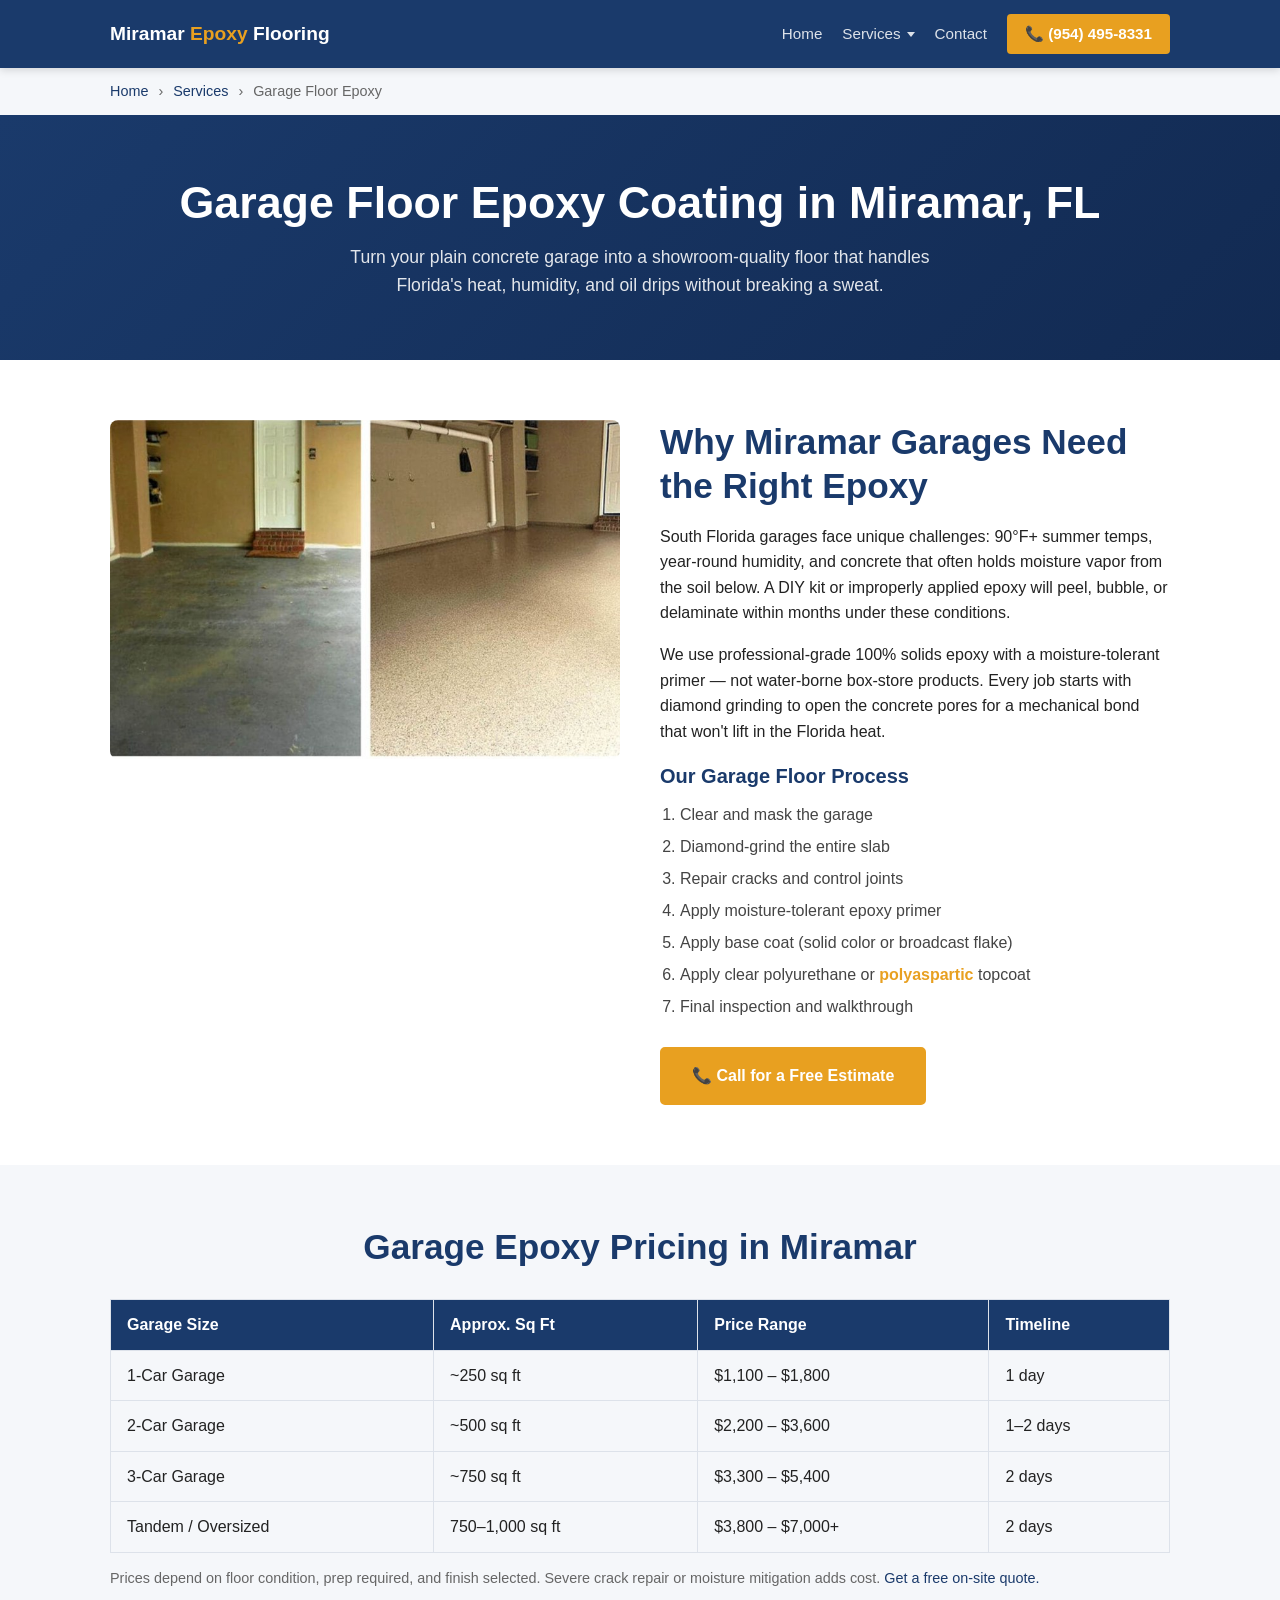
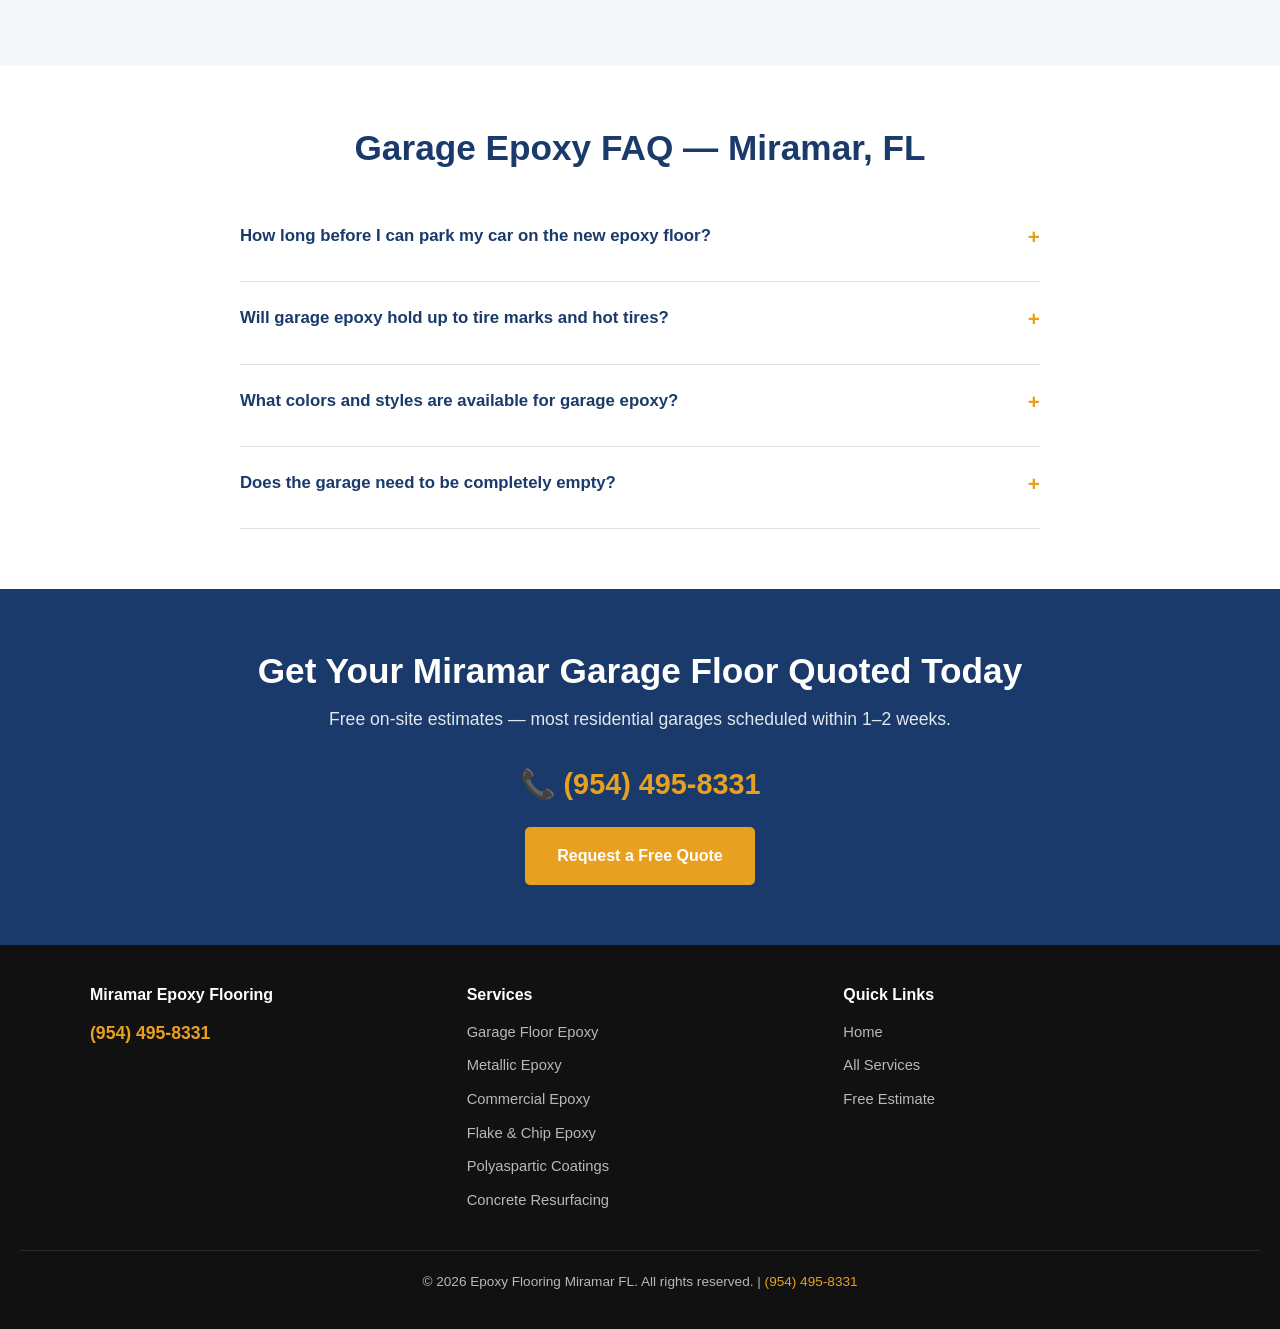
<file: garage-floor-epoxy-miramar.html>
<!DOCTYPE html>

<html lang="en">
<head>
<meta charset="utf-8"/>
<meta content="width=device-width, initial-scale=1.0" name="viewport"/>
<title>Garage Floor Epoxy in Miramar, FL</title>
<meta content="Garage floor epoxy in Miramar, FL. Diamond-ground prep, moisture-tolerant primer, flake or solid color. From $1,100. (954) 495-8331." name="description"/>
<link href="https://epoxyflooringmiramarfl.com/garage-floor-epoxy-miramar.html" rel="canonical"/>
<link href="styles.css" rel="stylesheet"/>
<script type="application/ld+json">
  {
    "@context": "https://schema.org",
    "@type": "Service",
    "name": "Garage Floor Epoxy Miramar FL",
    "serviceType": "Garage Floor Epoxy Coating",
    "provider": {
      "@type": "LocalBusiness",
      "name": "Epoxy Flooring Miramar FL",
      "telephone": "(954) 495-8331",
      "url": "https://epoxyflooringmiramarfl.com"
    },
    "areaServed": {"@type": "City", "name": "Miramar, FL"},
    "offers": {"@type": "Offer", "priceRange": "$1,100 – $5,400"}
  }
  </script>
</head>
<body>
<header>
<div class="header-inner">
<a class="logo" href="index.html">Miramar <span>Epoxy</span> Flooring</a>
<nav>
<a href="index.html">Home</a>
<span class="has-dropdown">
<a href="services.html">Services</a>
<div class="dropdown-menu">
<ul class="dropdown-menu-list">
<li><a href="garage-floor-epoxy-miramar.html">Garage Floor Epoxy</a></li>
<li><a href="metallic-epoxy-miramar.html">Metallic Epoxy</a></li>
<li><a href="flake-epoxy-miramar.html">Flake Epoxy</a></li>
<li><a href="polyaspartic-coating-miramar.html">Polyaspartic Coating</a></li>
<li><a href="commercial-epoxy-miramar.html">Commercial Epoxy</a></li>
<li><a href="concrete-resurfacing-miramar.html">Concrete Resurfacing</a></li>
</ul>
</div>
</span>
<a href="contact.html">Contact</a>
<a class="nav-cta" href="tel:9544958331">📞 (954) 495-8331</a>
</nav>
</div>
</header>
<div class="breadcrumb">
<div class="container">
<a href="index.html">Home</a> <span>›</span> <a href="services.html">Services</a> <span>›</span> Garage Floor Epoxy
  </div>
</div>
<section class="page-hero">
<div class="container">
<h1>Garage Floor Epoxy Coating in Miramar, FL</h1>
<p>Turn your plain concrete garage into a showroom-quality floor that handles Florida's heat, humidity, and oil drips without breaking a sweat.</p>
</div>
</section>
<section class="section">
<div class="container">
<div style="display:grid; grid-template-columns:1fr 1fr; gap:40px; align-items:start;">
<div>
<img alt="Garage floor epoxy coating Miramar FL" src="images/garage-floor-epoxy.jpg" style="border-radius:8px; width:100%;"/>
</div>
<div>
<h2 style="color:var(--primary); margin-bottom:16px;">Why Miramar Garages Need the Right Epoxy</h2>
<p>South Florida garages face unique challenges: 90°F+ summer temps, year-round humidity, and concrete that often holds moisture vapor from the soil below. A DIY kit or improperly applied epoxy will peel, bubble, or delaminate within months under these conditions.</p>
<p>We use professional-grade 100% solids epoxy with a moisture-tolerant primer — not water-borne box-store products. Every job starts with diamond grinding to open the concrete pores for a mechanical bond that won't lift in the Florida heat.</p>
<h3 style="color:var(--primary); margin:20px 0 10px;">Our Garage Floor Process</h3>
<ol style="list-style:decimal; padding-left:20px; color:#444; line-height:2;">
<li>Clear and mask the garage</li>
<li>Diamond-grind the entire slab</li>
<li>Repair cracks and control joints</li>
<li>Apply moisture-tolerant epoxy primer</li>
<li>Apply base coat (solid color or broadcast flake)</li>
<li>Apply clear polyurethane or <a href="polyaspartic-coating-miramar.html" style="color:var(--accent); font-weight:700;">polyaspartic</a> topcoat</li>
<li>Final inspection and walkthrough</li>
</ol>
<div style="margin-top:24px;">
<a class="btn btn-primary" href="tel:9544958331">📞 Call for a Free Estimate</a>
</div>
</div>
</div>
</div>
</section>
<section class="section section-alt">
<div class="container">
<h2 class="section-title text-center">Garage Epoxy Pricing in Miramar</h2>
<table class="pricing-table" style="margin-top:30px;">
<thead>
<tr><th>Garage Size</th><th>Approx. Sq Ft</th><th>Price Range</th><th>Timeline</th></tr>
</thead>
<tbody>
<tr><td>1-Car Garage</td><td>~250 sq ft</td><td>$1,100 – $1,800</td><td>1 day</td></tr>
<tr><td>2-Car Garage</td><td>~500 sq ft</td><td>$2,200 – $3,600</td><td>1–2 days</td></tr>
<tr><td>3-Car Garage</td><td>~750 sq ft</td><td>$3,300 – $5,400</td><td>2 days</td></tr>
<tr><td>Tandem / Oversized</td><td>750–1,000 sq ft</td><td>$3,800 – $7,000+</td><td>2 days</td></tr>
</tbody>
</table>
<p style="margin-top:14px; color:var(--text-muted); font-size:0.9rem;">Prices depend on floor condition, prep required, and finish selected. Severe crack repair or moisture mitigation adds cost. <a href="contact.html" style="color:var(--primary);">Get a free on-site quote.</a></p>
</div>
</section>
<section class="section">
<div class="container">
<h2 class="section-title text-center">Garage Epoxy FAQ — Miramar, FL</h2>
<div class="faq-list" style="max-width:800px; margin:30px auto 0;">
<div class="faq-item">
<div class="faq-question">How long before I can park my car on the new epoxy floor? <span class="faq-toggle">+</span></div>
<div class="faq-answer"><p>Typically 48–72 hours for vehicle traffic. You can walk on the floor after 24 hours. In Miramar's summer heat, cure times can shorten slightly. We'll give you an exact timeline based on the products used and weather on your install day.</p></div>
</div>
<div class="faq-item">
<div class="faq-question">Will garage epoxy hold up to tire marks and hot tires? <span class="faq-toggle">+</span></div>
<div class="faq-answer"><p>Our polyurethane and polyaspartic topcoats are specifically formulated to resist hot tire pickup — a common failure point with cheap water-borne epoxy systems. Tires sitting on hot Florida pavement and then driven onto a poorly coated floor will peel the surface over time. Our topcoats prevent this.</p></div>
</div>
<div class="faq-item">
<div class="faq-question">What colors and styles are available for garage epoxy? <span class="faq-toggle">+</span></div>
<div class="faq-answer"><p>We offer solid colors, full-broadcast flake systems in dozens of color blends, and metallic options. Flake systems are the most popular for Miramar garages — they add texture, hide dust and debris, and look great with both light and dark finishes. We'll bring samples to your estimate.</p></div>
</div>
<div class="faq-item">
<div class="faq-question">Does the garage need to be completely empty? <span class="faq-toggle">+</span></div>
<div class="faq-answer"><p>Yes — completely cleared floor to wall. Everything must be off the slab: cars, shelving units, gym equipment, stored boxes. This ensures even grinding and coating application. We'll give you advance notice so you have time to prepare.</p></div>
</div>
</div>
</div>
</section>
<section class="cta-band">
<div class="container">
<h2>Get Your Miramar Garage Floor Quoted Today</h2>
<p>Free on-site estimates — most residential garages scheduled within 1–2 weeks.</p>
<a class="cta-phone" href="tel:9544958331">📞 (954) 495-8331</a>
<a class="btn btn-primary" href="contact.html">Request a Free Quote</a>
</div>
</section>
<footer>
<div class="footer-inner">
<div class="footer-col">
<h4>Miramar Epoxy Flooring</h4>
<a href="tel:9544958331" style="color:var(--accent); font-weight:700; font-size:1.1rem;">(954) 495-8331</a>
</div>
<div class="footer-col">
<h4>Services</h4>
<ul>
<li><a href="garage-floor-epoxy-miramar.html">Garage Floor Epoxy</a></li>
<li><a href="metallic-epoxy-miramar.html">Metallic Epoxy</a></li>
<li><a href="commercial-epoxy-miramar.html">Commercial Epoxy</a></li>
<li><a href="flake-epoxy-miramar.html">Flake &amp; Chip Epoxy</a></li>
<li><a href="polyaspartic-coating-miramar.html">Polyaspartic Coatings</a></li>
<li><a href="concrete-resurfacing-miramar.html">Concrete Resurfacing</a></li>
</ul>
</div>
<div class="footer-col">
<h4>Quick Links</h4>
<ul>
<li><a href="index.html">Home</a></li>
<li><a href="services.html">All Services</a></li>
<li><a href="contact.html">Free Estimate</a></li>
</ul>
</div>
</div>
<div class="footer-bottom">
<p>© 2026 Epoxy Flooring Miramar FL. All rights reserved. | <a href="tel:9544958331" style="color:var(--accent);">(954) 495-8331</a></p>
</div>
</footer>
<script>
  document.querySelectorAll('.faq-question').forEach(q => {
    q.addEventListener('click', () => q.parentElement.classList.toggle('open'));
  });
</script>
</body>
</html>
</file>
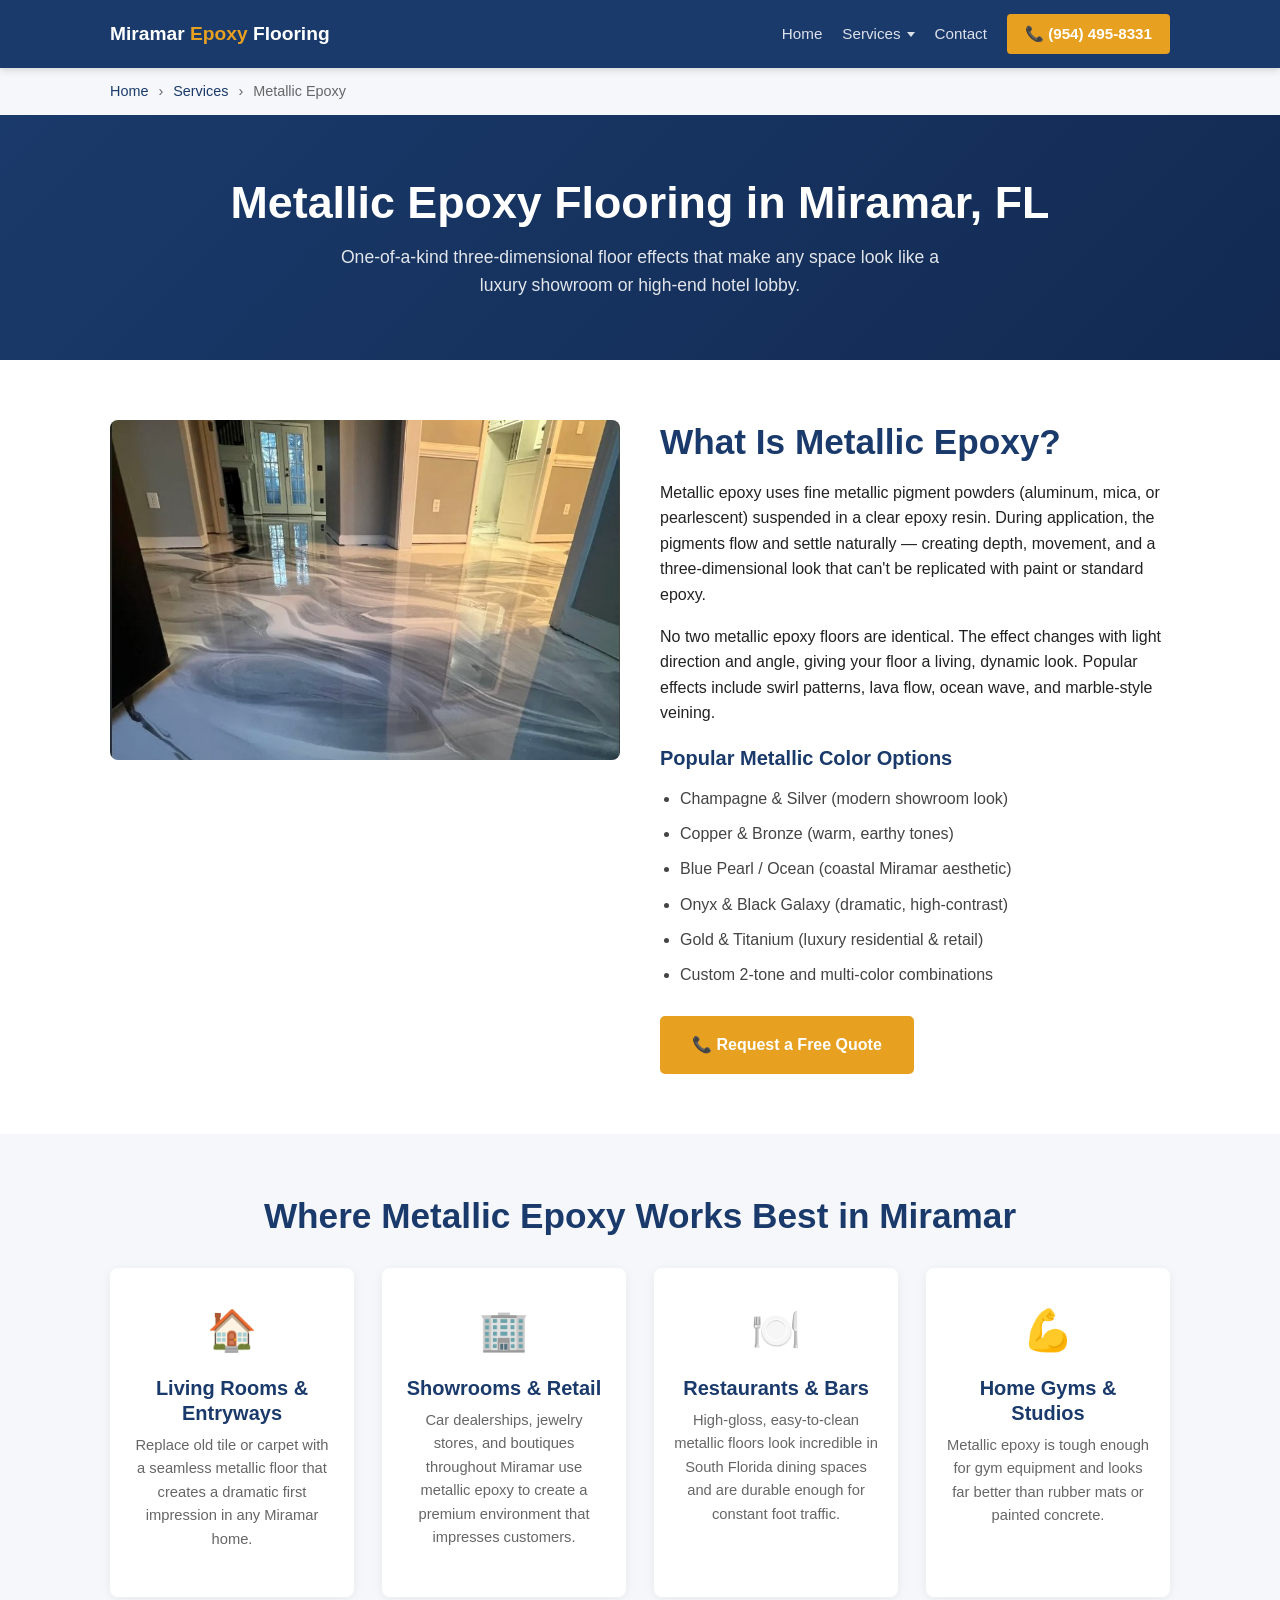
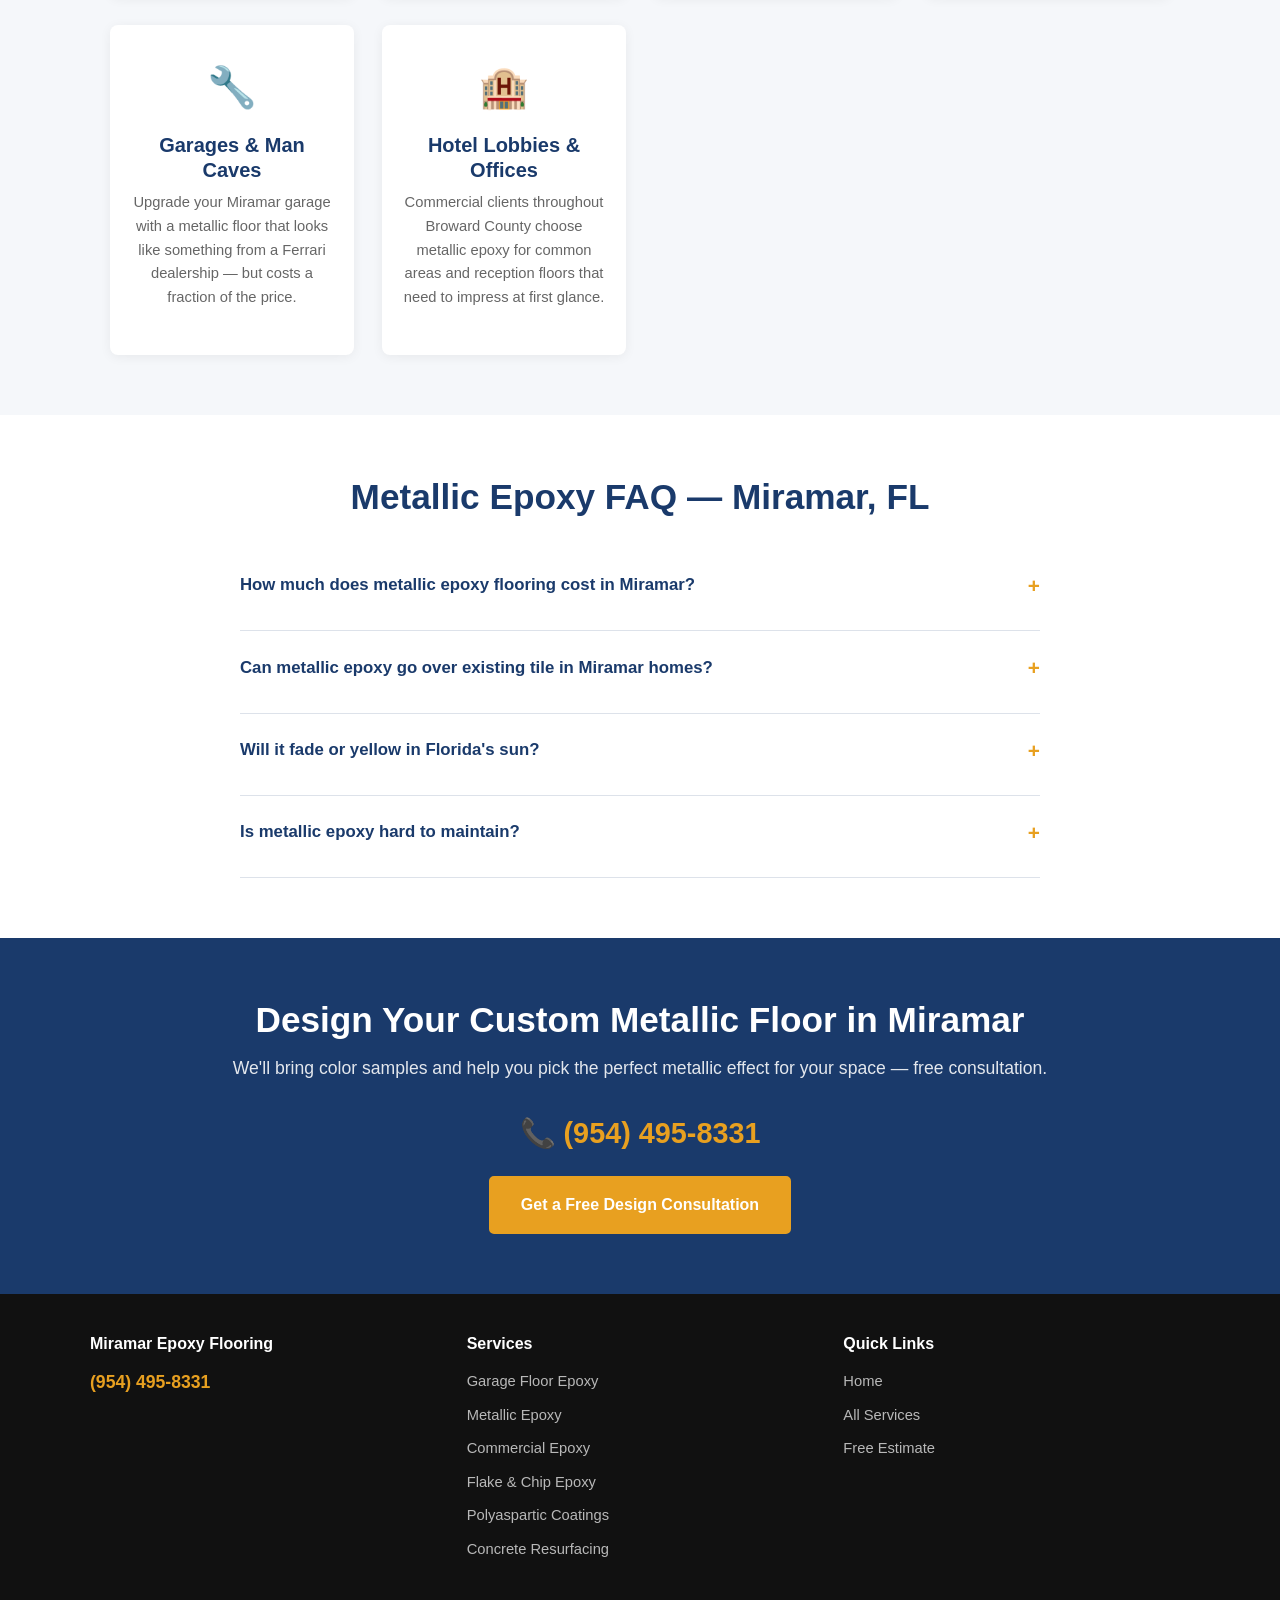
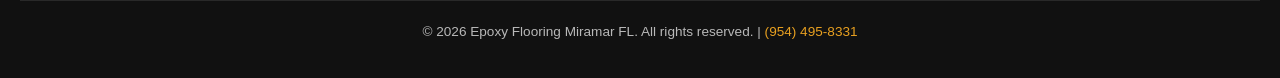
<file: metallic-epoxy-miramar.html>
<!DOCTYPE html>

<html lang="en">
<head>
<meta charset="utf-8"/>
<meta content="width=device-width, initial-scale=1.0" name="viewport"/>
<title>Metallic Epoxy Flooring in Miramar, FL</title>
<meta content="Metallic epoxy flooring in Miramar, FL. 3D swirl and lava-flow finishes for showrooms, homes and retail. Call (954) 495-8331." name="description"/>
<link href="https://epoxyflooringmiramarfl.com/metallic-epoxy-miramar.html" rel="canonical"/>
<link href="styles.css" rel="stylesheet"/>
</head>
<body>
<header>
<div class="header-inner">
<a class="logo" href="index.html">Miramar <span>Epoxy</span> Flooring</a>
<nav>
<a href="index.html">Home</a>
<span class="has-dropdown">
<a href="services.html">Services</a>
<div class="dropdown-menu">
<ul class="dropdown-menu-list">
<li><a href="garage-floor-epoxy-miramar.html">Garage Floor Epoxy</a></li>
<li><a href="metallic-epoxy-miramar.html">Metallic Epoxy</a></li>
<li><a href="flake-epoxy-miramar.html">Flake Epoxy</a></li>
<li><a href="polyaspartic-coating-miramar.html">Polyaspartic Coating</a></li>
<li><a href="commercial-epoxy-miramar.html">Commercial Epoxy</a></li>
<li><a href="concrete-resurfacing-miramar.html">Concrete Resurfacing</a></li>
</ul>
</div>
</span>
<a href="contact.html">Contact</a>
<a class="nav-cta" href="tel:9544958331">📞 (954) 495-8331</a>
</nav>
</div>
</header>
<div class="breadcrumb">
<div class="container">
<a href="index.html">Home</a> <span>›</span> <a href="services.html">Services</a> <span>›</span> Metallic Epoxy
  </div>
</div>
<section class="page-hero">
<div class="container">
<h1>Metallic Epoxy Flooring in Miramar, FL</h1>
<p>One-of-a-kind three-dimensional floor effects that make any space look like a luxury showroom or high-end hotel lobby.</p>
</div>
</section>
<section class="section">
<div class="container">
<div style="display:grid; grid-template-columns:1fr 1fr; gap:40px; align-items:start;">
<div>
<img alt="Metallic epoxy floor Miramar Florida" src="images/metallic-epoxy.jpg" style="border-radius:8px; width:100%;"/>
</div>
<div>
<h2 style="color:var(--primary); margin-bottom:16px;">What Is Metallic Epoxy?</h2>
<p>Metallic epoxy uses fine metallic pigment powders (aluminum, mica, or pearlescent) suspended in a clear epoxy resin. During application, the pigments flow and settle naturally — creating depth, movement, and a three-dimensional look that can't be replicated with paint or standard epoxy.</p>
<p>No two metallic epoxy floors are identical. The effect changes with light direction and angle, giving your floor a living, dynamic look. Popular effects include swirl patterns, lava flow, ocean wave, and marble-style veining.</p>
<h3 style="color:var(--primary); margin:20px 0 10px;">Popular Metallic Color Options</h3>
<ul style="list-style:disc; padding-left:20px; color:#444; line-height:2.2;">
<li>Champagne &amp; Silver (modern showroom look)</li>
<li>Copper &amp; Bronze (warm, earthy tones)</li>
<li>Blue Pearl / Ocean (coastal Miramar aesthetic)</li>
<li>Onyx &amp; Black Galaxy (dramatic, high-contrast)</li>
<li>Gold &amp; Titanium (luxury residential &amp; retail)</li>
<li>Custom 2-tone and multi-color combinations</li>
</ul>
<div style="margin-top:24px;">
<a class="btn btn-primary" href="tel:9544958331">📞 Request a Free Quote</a>
</div>
</div>
</div>
</div>
</section>
<section class="section section-alt">
<div class="container">
<h2 class="section-title text-center">Where Metallic Epoxy Works Best in Miramar</h2>
<div class="why-grid" style="margin-top:30px;">
<div class="why-item">
<div class="why-icon">🏠</div>
<h3>Living Rooms &amp; Entryways</h3>
<p>Replace old tile or carpet with a seamless metallic floor that creates a dramatic first impression in any Miramar home.</p>
</div>
<div class="why-item">
<div class="why-icon">🏢</div>
<h3>Showrooms &amp; Retail</h3>
<p>Car dealerships, jewelry stores, and boutiques throughout Miramar use metallic epoxy to create a premium environment that impresses customers.</p>
</div>
<div class="why-item">
<div class="why-icon">🍽️</div>
<h3>Restaurants &amp; Bars</h3>
<p>High-gloss, easy-to-clean metallic floors look incredible in South Florida dining spaces and are durable enough for constant foot traffic.</p>
</div>
<div class="why-item">
<div class="why-icon">💪</div>
<h3>Home Gyms &amp; Studios</h3>
<p>Metallic epoxy is tough enough for gym equipment and looks far better than rubber mats or painted concrete.</p>
</div>
<div class="why-item">
<div class="why-icon">🔧</div>
<h3>Garages &amp; Man Caves</h3>
<p>Upgrade your Miramar garage with a metallic floor that looks like something from a Ferrari dealership — but costs a fraction of the price.</p>
</div>
<div class="why-item">
<div class="why-icon">🏨</div>
<h3>Hotel Lobbies &amp; Offices</h3>
<p>Commercial clients throughout Broward County choose metallic epoxy for common areas and reception floors that need to impress at first glance.</p>
</div>
</div>
</div>
</section>
<section class="section">
<div class="container">
<h2 class="section-title text-center">Metallic Epoxy FAQ — Miramar, FL</h2>
<div class="faq-list" style="max-width:800px; margin:30px auto 0;">
<div class="faq-item">
<div class="faq-question">How much does metallic epoxy flooring cost in Miramar? <span class="faq-toggle">+</span></div>
<div class="faq-answer"><p>Metallic epoxy typically runs $5–$12 per square foot installed, depending on the complexity of the design, number of colors, and floor prep required. A 500 sq ft garage in metallic would run approximately $2,500–$6,000. We provide free on-site estimates — call <a href="tel:9544958331">(954) 495-8331</a>.</p></div>
</div>
<div class="faq-item">
<div class="faq-question">Can metallic epoxy go over existing tile in Miramar homes? <span class="faq-toggle">+</span></div>
<div class="faq-answer"><p>In many cases, yes — if the tile is firmly bonded, level, and free of adhesive voids. We assess each floor during the estimate. If the tile has loose sections or significant lippage, it's better to remove it first for the best result.</p></div>
</div>
<div class="faq-item">
<div class="faq-question">Will it fade or yellow in Florida's sun? <span class="faq-toggle">+</span></div>
<div class="faq-answer"><p>Not if installed correctly. We always apply a UV-stable <a href="polyaspartic-coating-miramar.html" style="color:var(--accent); font-weight:700;">polyaspartic</a> or aliphatic urethane topcoat over metallic epoxy — standard aromatic epoxy topcoats will yellow in South Florida's UV. Our systems are spec'd for Florida's sun exposure from the start.</p></div>
</div>
<div class="faq-item">
<div class="faq-question">Is metallic epoxy hard to maintain? <span class="faq-toggle">+</span></div>
<div class="faq-answer"><p>It's actually very easy. A simple sweep and damp mop keeps metallic floors looking great. Avoid harsh chemicals — pH-neutral cleaners are best. The high-gloss topcoat means spills bead up and wipe off easily, and scratches or scuffs are easy to buff out.</p></div>
</div>
</div>
</div>
</section>
<section class="cta-band">
<div class="container">
<h2>Design Your Custom Metallic Floor in Miramar</h2>
<p>We'll bring color samples and help you pick the perfect metallic effect for your space — free consultation.</p>
<a class="cta-phone" href="tel:9544958331">📞 (954) 495-8331</a>
<a class="btn btn-primary" href="contact.html">Get a Free Design Consultation</a>
</div>
</section>
<footer>
<div class="footer-inner">
<div class="footer-col">
<h4>Miramar Epoxy Flooring</h4>
<a href="tel:9544958331" style="color:var(--accent); font-weight:700; font-size:1.1rem;">(954) 495-8331</a>
</div>
<div class="footer-col">
<h4>Services</h4>
<ul>
<li><a href="garage-floor-epoxy-miramar.html">Garage Floor Epoxy</a></li>
<li><a href="metallic-epoxy-miramar.html">Metallic Epoxy</a></li>
<li><a href="commercial-epoxy-miramar.html">Commercial Epoxy</a></li>
<li><a href="flake-epoxy-miramar.html">Flake &amp; Chip Epoxy</a></li>
<li><a href="polyaspartic-coating-miramar.html">Polyaspartic Coatings</a></li>
<li><a href="concrete-resurfacing-miramar.html">Concrete Resurfacing</a></li>
</ul>
</div>
<div class="footer-col">
<h4>Quick Links</h4>
<ul>
<li><a href="index.html">Home</a></li>
<li><a href="services.html">All Services</a></li>
<li><a href="contact.html">Free Estimate</a></li>
</ul>
</div>
</div>
<div class="footer-bottom">
<p>© 2026 Epoxy Flooring Miramar FL. All rights reserved. | <a href="tel:9544958331" style="color:var(--accent);">(954) 495-8331</a></p>
</div>
</footer>
<script>
  document.querySelectorAll('.faq-question').forEach(q => {
    q.addEventListener('click', () => q.parentElement.classList.toggle('open'));
  });
</script>
</body>
</html>
</file>
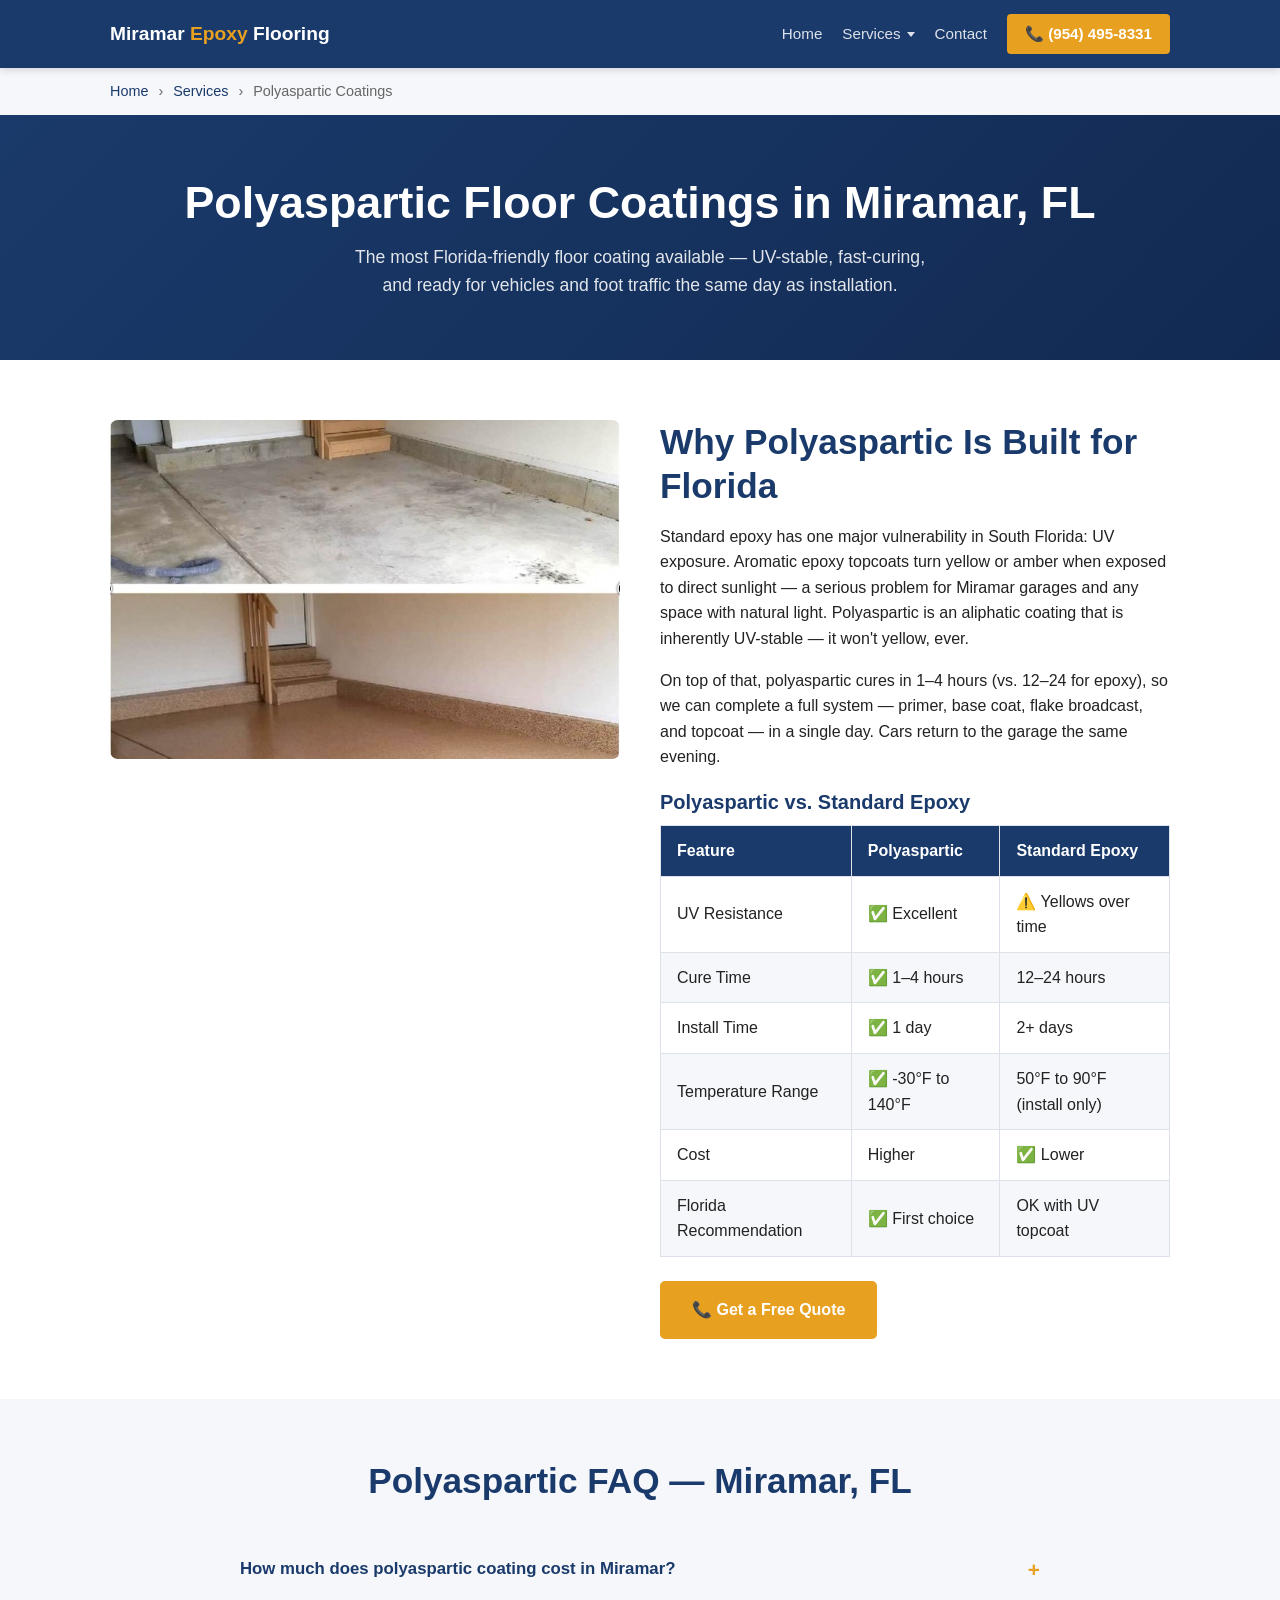
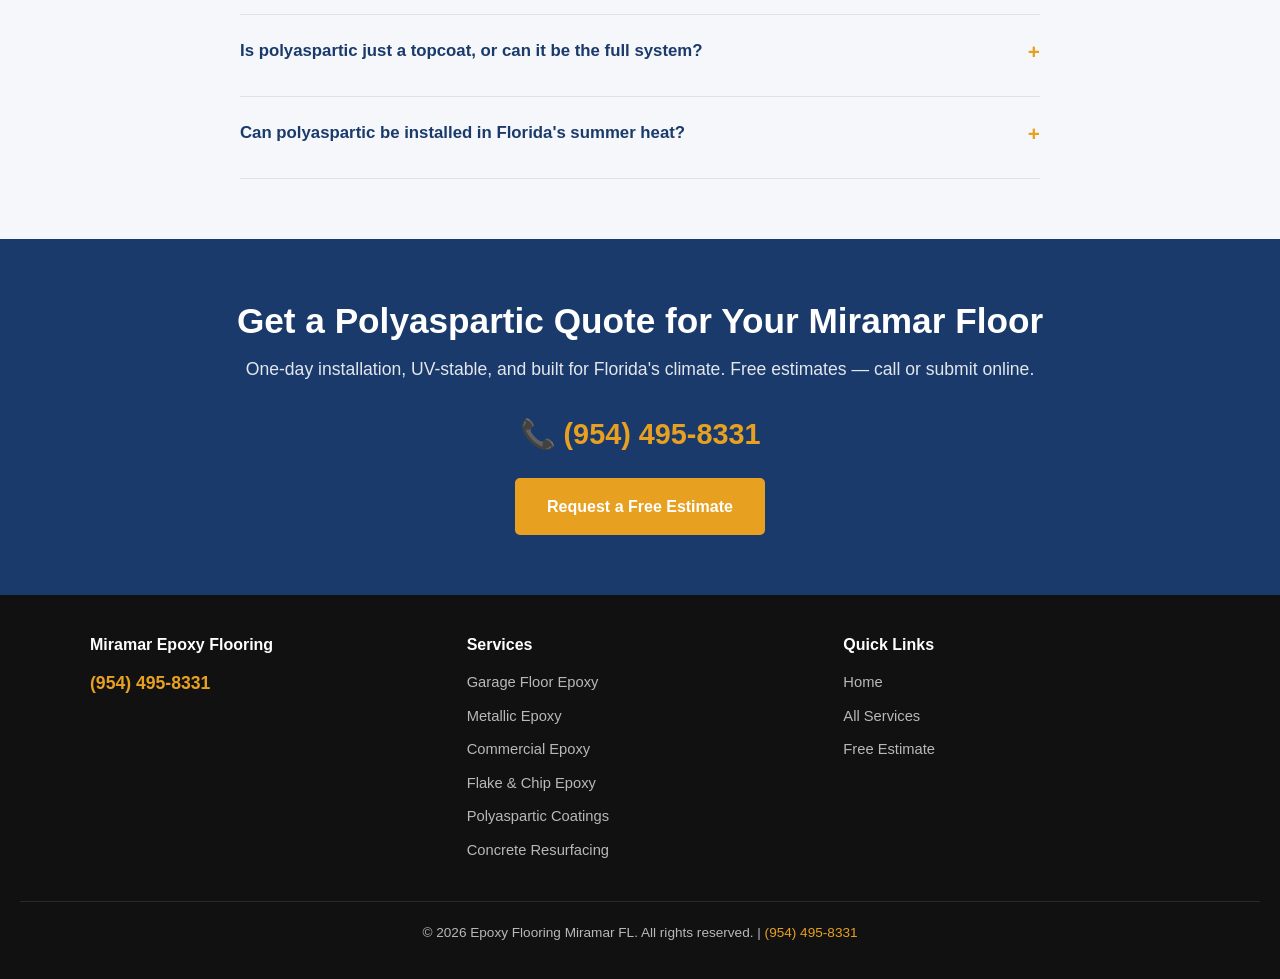
<file: polyaspartic-coating-miramar.html>
<!DOCTYPE html>
<html lang="en">
<head>
  <meta charset="UTF-8">
  <meta name="viewport" content="width=device-width, initial-scale=1.0">
  <title>Polyaspartic Floor Coating in Miramar, FL</title>
  <meta name="description" content="Polyaspartic floor coatings in Miramar, FL. UV-stable, fast-cure, one-day install for Florida sun and humidity. (954) 495-8331.">
  <link rel="canonical" href="https://epoxyflooringmiramarfl.com/polyaspartic-coating-miramar.html">
  <link rel="stylesheet" href="styles.css">
</head>
<body>

<header>
  <div class="header-inner">
    <a href="index.html" class="logo">Miramar <span>Epoxy</span> Flooring</a>
    <nav>
      <a href="index.html">Home</a>
      <span class="has-dropdown">
<a href="services.html">Services</a>
<div class="dropdown-menu">
<ul class="dropdown-menu-list">
<li><a href="garage-floor-epoxy-miramar.html">Garage Floor Epoxy</a></li>
<li><a href="metallic-epoxy-miramar.html">Metallic Epoxy</a></li>
<li><a href="flake-epoxy-miramar.html">Flake Epoxy</a></li>
<li><a href="polyaspartic-coating-miramar.html">Polyaspartic Coating</a></li>
<li><a href="commercial-epoxy-miramar.html">Commercial Epoxy</a></li>
<li><a href="concrete-resurfacing-miramar.html">Concrete Resurfacing</a></li>
</ul>
</div>
</span>
      <a href="contact.html">Contact</a>
      <a href="tel:9544958331" class="nav-cta">📞 (954) 495-8331</a>
    </nav>
  </div>
</header>

<div class="breadcrumb">
  <div class="container">
    <a href="index.html">Home</a> <span>›</span> <a href="services.html">Services</a> <span>›</span> Polyaspartic Coatings
  </div>
</div>

<section class="page-hero">
  <div class="container">
    <h1>Polyaspartic Floor Coatings in Miramar, FL</h1>
    <p>The most Florida-friendly floor coating available — UV-stable, fast-curing, and ready for vehicles and foot traffic the same day as installation.</p>
  </div>
</section>

<section class="section">
  <div class="container">
    <div style="display:grid; grid-template-columns:1fr 1fr; gap:40px; align-items:start;">
      <div>
        <img src="images/polyaspartic-coating.jpg" alt="Polyaspartic floor coating Miramar FL" style="border-radius:8px; width:100%;">
      </div>
      <div>
        <h2 style="color:var(--primary); margin-bottom:16px;">Why Polyaspartic Is Built for Florida</h2>
        <p>Standard epoxy has one major vulnerability in South Florida: UV exposure. Aromatic epoxy topcoats turn yellow or amber when exposed to direct sunlight — a serious problem for Miramar garages and any space with natural light. Polyaspartic is an aliphatic coating that is inherently UV-stable — it won't yellow, ever.</p>
        <p>On top of that, polyaspartic cures in 1–4 hours (vs. 12–24 for epoxy), so we can complete a full system — primer, base coat, flake broadcast, and topcoat — in a single day. Cars return to the garage the same evening.</p>
        <h3 style="color:var(--primary); margin:20px 0 10px;">Polyaspartic vs. Standard Epoxy</h3>
        <table class="pricing-table" style="margin-top:0;">
          <thead><tr><th>Feature</th><th>Polyaspartic</th><th>Standard Epoxy</th></tr></thead>
          <tbody>
            <tr><td>UV Resistance</td><td>✅ Excellent</td><td>⚠️ Yellows over time</td></tr>
            <tr><td>Cure Time</td><td>✅ 1–4 hours</td><td>12–24 hours</td></tr>
            <tr><td>Install Time</td><td>✅ 1 day</td><td>2+ days</td></tr>
            <tr><td>Temperature Range</td><td>✅ -30°F to 140°F</td><td>50°F to 90°F (install only)</td></tr>
            <tr><td>Cost</td><td>Higher</td><td>✅ Lower</td></tr>
            <tr><td>Florida Recommendation</td><td>✅ First choice</td><td>OK with UV topcoat</td></tr>
          </tbody>
        </table>
        <div style="margin-top:24px;">
          <a href="tel:9544958331" class="btn btn-primary">📞 Get a Free Quote</a>
        </div>
      </div>
    </div>
  </div>
</section>

<section class="section section-alt">
  <div class="container">
    <h2 class="section-title text-center">Polyaspartic FAQ — Miramar, FL</h2>
    <div class="faq-list" style="max-width:800px; margin:30px auto 0;">
      <div class="faq-item">
        <div class="faq-question">How much does polyaspartic coating cost in Miramar? <span class="faq-toggle">+</span></div>
        <div class="faq-answer"><p>Polyaspartic systems run $4–$8 per square foot installed — slightly more than standard epoxy due to material cost. A 2-car garage typically runs $2,500–$4,500. The premium is offset by one-day installation and superior UV performance in South Florida's climate. Call <a href="tel:9544958331">(954) 495-8331</a> for a free estimate.</p></div>
      </div>
      <div class="faq-item">
        <div class="faq-question">Is polyaspartic just a topcoat, or can it be the full system? <span class="faq-toggle">+</span></div>
        <div class="faq-answer"><p>Both. We frequently use polyaspartic as the topcoat over an epoxy base coat (a hybrid system) — this gives you the chemical resistance of epoxy with the UV stability of polyaspartic. We also install full polyaspartic systems (primer + base + topcoat, all polyaspartic) for maximum performance and fastest cure times.</p></div>
      </div>
      <div class="faq-item">
        <div class="faq-question">Can polyaspartic be installed in Florida's summer heat? <span class="faq-toggle">+</span></div>
        <div class="faq-answer"><p>Yes — polyaspartic has a much wider temperature installation range than standard epoxy. We can apply it in summer temps without the pot life and bubbling issues that affect epoxy in high heat. However, prep work (grinding and patching) must still be done in reasonable humidity conditions.</p></div>
      </div>
    </div>
  </div>
</section>

<section class="cta-band">
  <div class="container">
    <h2>Get a Polyaspartic Quote for Your Miramar Floor</h2>
    <p>One-day installation, UV-stable, and built for Florida's climate. Free estimates — call or submit online.</p>
    <a href="tel:9544958331" class="cta-phone">📞 (954) 495-8331</a>
    <a href="contact.html" class="btn btn-primary">Request a Free Estimate</a>
  </div>
</section>

<footer>
  <div class="footer-inner">
    <div class="footer-col">
      <h4>Miramar Epoxy Flooring</h4>
      <a href="tel:9544958331" style="color:var(--accent); font-weight:700; font-size:1.1rem;">(954) 495-8331</a>
    </div>
    <div class="footer-col">
      <h4>Services</h4>
      <ul>
        <li><a href="garage-floor-epoxy-miramar.html">Garage Floor Epoxy</a></li>
        <li><a href="metallic-epoxy-miramar.html">Metallic Epoxy</a></li>
        <li><a href="commercial-epoxy-miramar.html">Commercial Epoxy</a></li>
        <li><a href="flake-epoxy-miramar.html">Flake &amp; Chip Epoxy</a></li>
        <li><a href="polyaspartic-coating-miramar.html">Polyaspartic Coatings</a></li>
        <li><a href="concrete-resurfacing-miramar.html">Concrete Resurfacing</a></li>
      </ul>
    </div>
    <div class="footer-col">
      <h4>Quick Links</h4>
      <ul>
        <li><a href="index.html">Home</a></li>
        <li><a href="services.html">All Services</a></li>
        <li><a href="contact.html">Free Estimate</a></li>
      </ul>
    </div>
  </div>
  <div class="footer-bottom">
    <p>© 2026 Epoxy Flooring Miramar FL. All rights reserved. | <a href="tel:9544958331" style="color:var(--accent);">(954) 495-8331</a></p>
  </div>
</footer>

<script>
  document.querySelectorAll('.faq-question').forEach(q => {
    q.addEventListener('click', () => q.parentElement.classList.toggle('open'));
  });
</script>
</body>
</html>
</file>
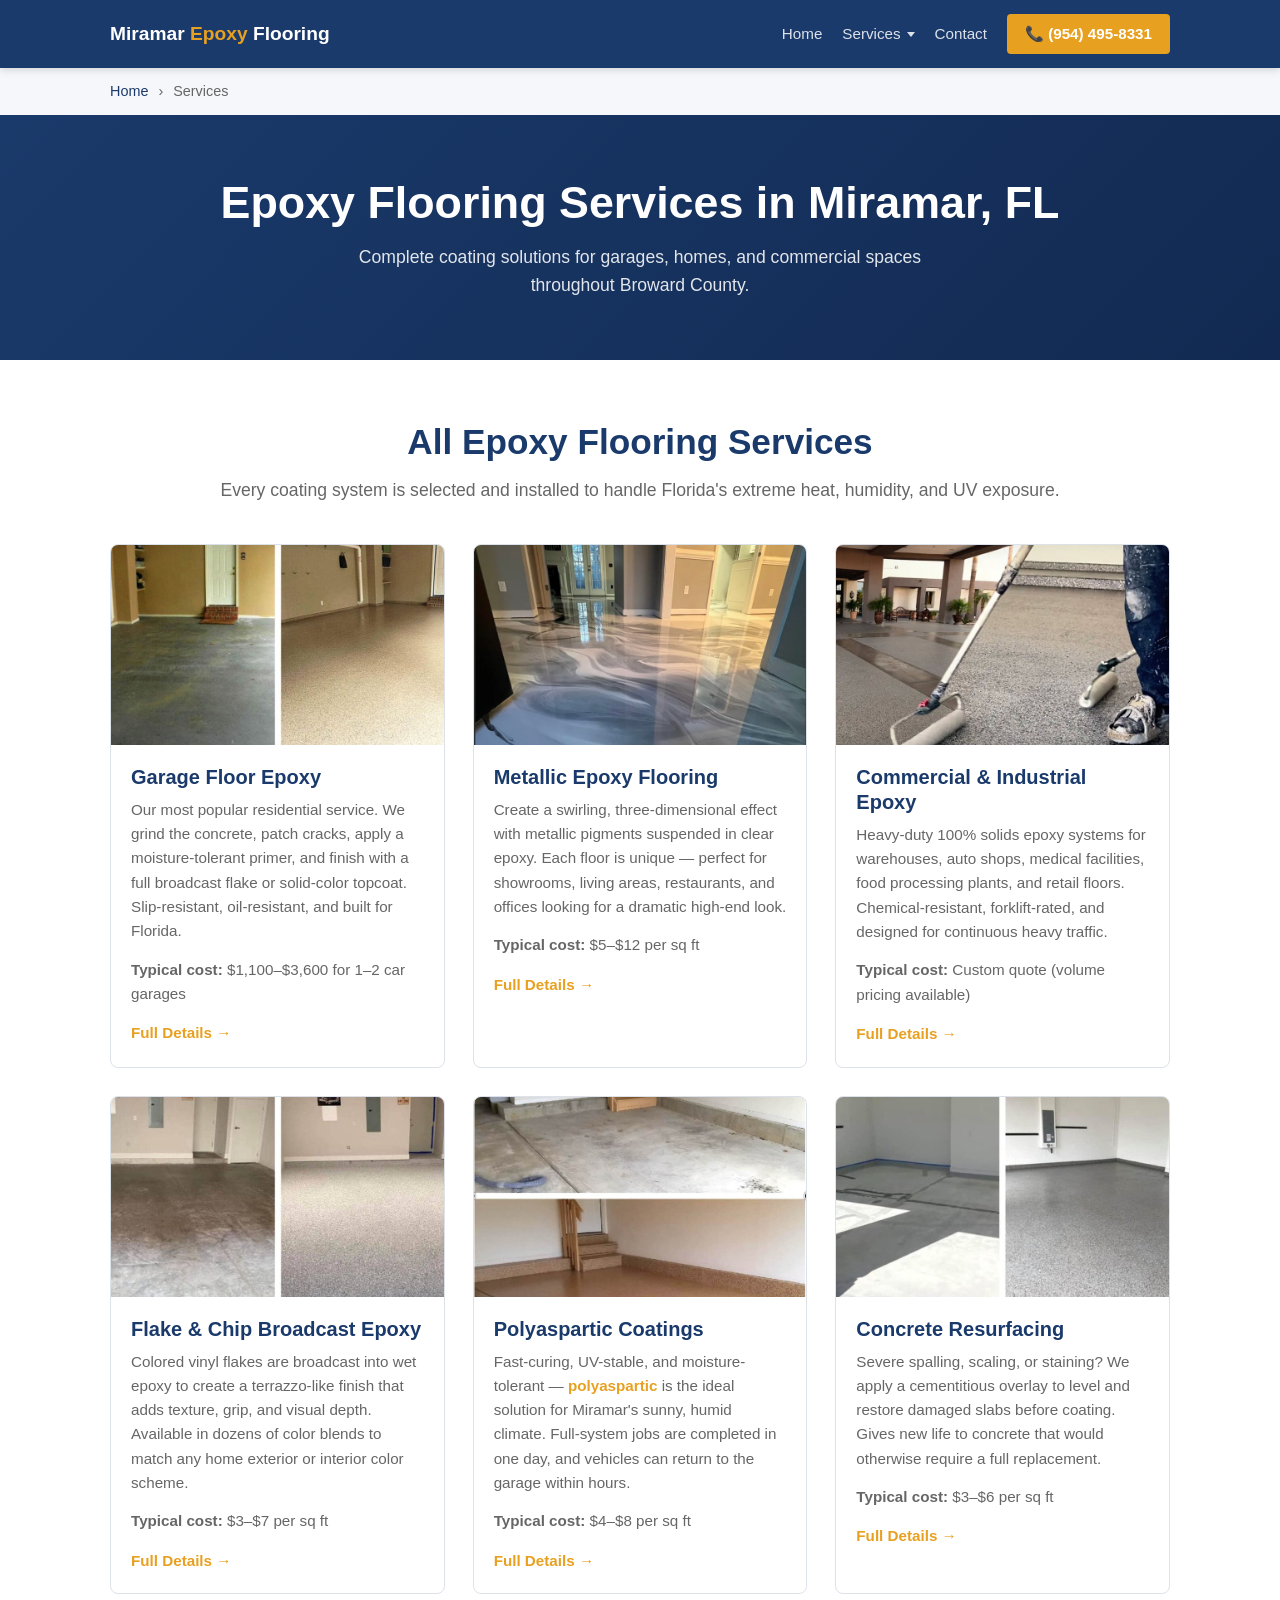
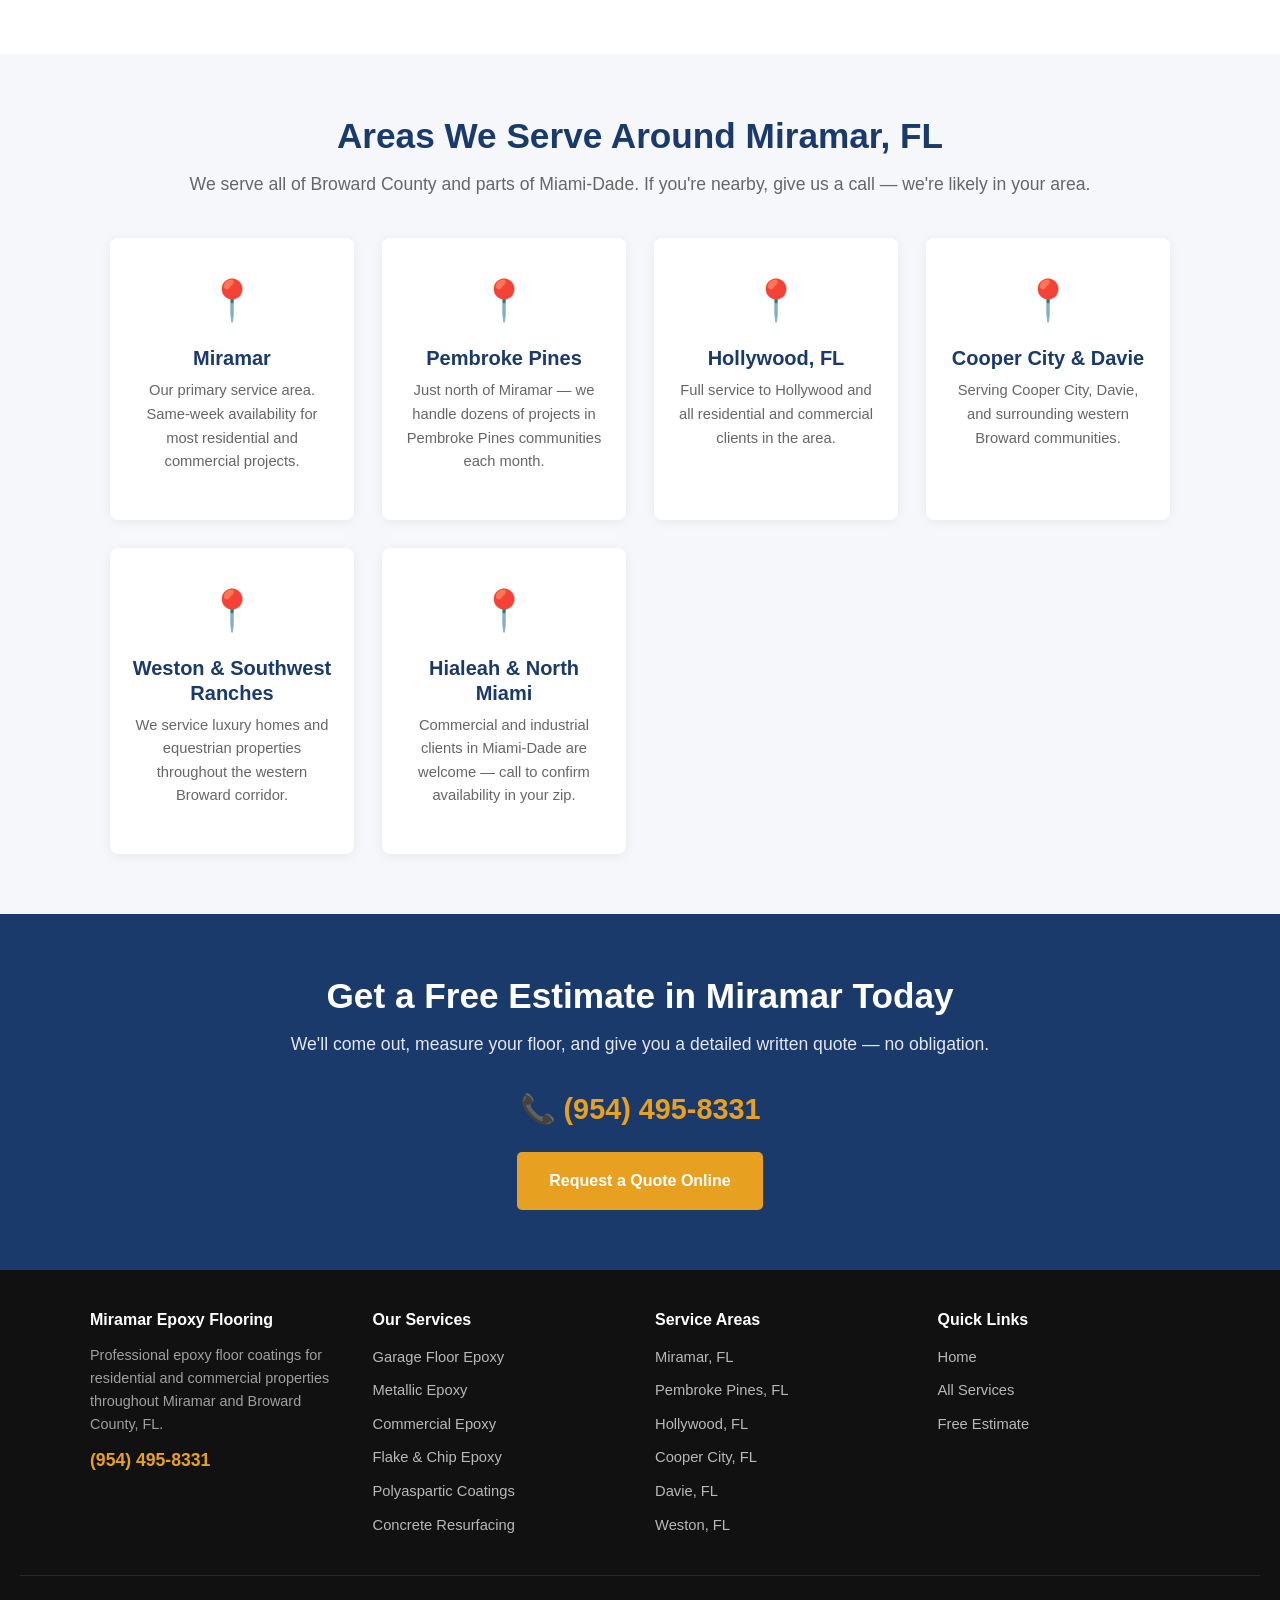
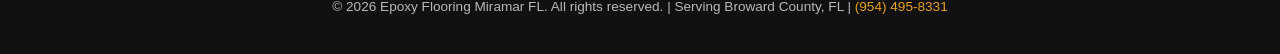
<file: services.html>
<!DOCTYPE html>

<html lang="en">
<head>
<meta charset="utf-8"/>
<meta content="width=device-width, initial-scale=1.0" name="viewport"/>
<title>Epoxy Flooring Services in Miramar, FL</title>
<meta content="Epoxy flooring services in Miramar, FL. Garage, metallic, polyaspartic, commercial, flake, and concrete resurfacing. (954) 495-8331." name="description"/>
<link href="https://epoxyflooringmiramarfl.com/services.html" rel="canonical"/>
<link href="styles.css" rel="stylesheet"/>
<script type="application/ld+json">
  {
    "@context": "https://schema.org",
    "@type": "Service",
    "serviceType": "Epoxy Flooring",
    "provider": {
      "@type": "LocalBusiness",
      "name": "Epoxy Flooring Miramar FL",
      "telephone": "(954) 495-8331",
      "url": "https://epoxyflooringmiramarfl.com"
    },
    "areaServed": {"@type": "City", "name": "Miramar, FL"}
  }
  </script>
</head>
<body>
<!-- HEADER -->
<header>
<div class="header-inner">
<a class="logo" href="index.html">Miramar <span>Epoxy</span> Flooring</a>
<nav>
<a href="index.html">Home</a>
<span class="has-dropdown">
<a href="services.html">Services</a>
<div class="dropdown-menu">
<ul class="dropdown-menu-list">
<li><a href="garage-floor-epoxy-miramar.html">Garage Floor Epoxy</a></li>
<li><a href="metallic-epoxy-miramar.html">Metallic Epoxy</a></li>
<li><a href="flake-epoxy-miramar.html">Flake Epoxy</a></li>
<li><a href="polyaspartic-coating-miramar.html">Polyaspartic Coating</a></li>
<li><a href="commercial-epoxy-miramar.html">Commercial Epoxy</a></li>
<li><a href="concrete-resurfacing-miramar.html">Concrete Resurfacing</a></li>
</ul>
</div>
</span>
<a href="contact.html">Contact</a>
<a class="nav-cta" href="tel:9544958331">📞 (954) 495-8331</a>
</nav>
</div>
</header>
<!-- BREADCRUMB -->
<div class="breadcrumb">
<div class="container">
<a href="index.html">Home</a> <span>›</span> Services
  </div>
</div>
<!-- PAGE HERO -->
<section class="page-hero">
<div class="container">
<h1>Epoxy Flooring Services in Miramar, FL</h1>
<p>Complete coating solutions for garages, homes, and commercial spaces throughout Broward County.</p>
</div>
</section>
<!-- SERVICES LIST -->
<section class="section">
<div class="container">
<h2 class="section-title text-center">All Epoxy Flooring Services</h2>
<p class="section-subtitle text-center">Every coating system is selected and installed to handle Florida's extreme heat, humidity, and UV exposure.</p>
<div class="services-grid">
<div class="service-card">
<img alt="Garage floor epoxy coating Miramar FL" loading="lazy" src="images/garage-floor-epoxy.jpg"/>
<div class="service-card-body">
<h3>Garage Floor Epoxy</h3>
<p>Our most popular residential service. We grind the concrete, patch cracks, apply a moisture-tolerant primer, and finish with a full broadcast flake or solid-color topcoat. Slip-resistant, oil-resistant, and built for Florida.</p>
<p><strong>Typical cost:</strong> $1,100–$3,600 for 1–2 car garages</p>
<a href="garage-floor-epoxy-miramar.html">Full Details →</a>
</div>
</div>
<div class="service-card">
<img alt="Metallic epoxy flooring Miramar Florida" loading="lazy" src="images/metallic-epoxy.jpg"/>
<div class="service-card-body">
<h3>Metallic Epoxy Flooring</h3>
<p>Create a swirling, three-dimensional effect with metallic pigments suspended in clear epoxy. Each floor is unique — perfect for showrooms, living areas, restaurants, and offices looking for a dramatic high-end look.</p>
<p><strong>Typical cost:</strong> $5–$12 per sq ft</p>
<a href="metallic-epoxy-miramar.html">Full Details →</a>
</div>
</div>
<div class="service-card">
<img alt="Commercial epoxy flooring Miramar FL" loading="lazy" src="images/commercial-epoxy.jpg"/>
<div class="service-card-body">
<h3>Commercial &amp; Industrial Epoxy</h3>
<p>Heavy-duty 100% solids epoxy systems for warehouses, auto shops, medical facilities, food processing plants, and retail floors. Chemical-resistant, forklift-rated, and designed for continuous heavy traffic.</p>
<p><strong>Typical cost:</strong> Custom quote (volume pricing available)</p>
<a href="commercial-epoxy-miramar.html">Full Details →</a>
</div>
</div>
<div class="service-card">
<img alt="Flake and chip epoxy Miramar Florida" loading="lazy" src="images/flake-epoxy.jpg"/>
<div class="service-card-body">
<h3>Flake &amp; Chip Broadcast Epoxy</h3>
<p>Colored vinyl flakes are broadcast into wet epoxy to create a terrazzo-like finish that adds texture, grip, and visual depth. Available in dozens of color blends to match any home exterior or interior color scheme.</p>
<p><strong>Typical cost:</strong> $3–$7 per sq ft</p>
<a href="flake-epoxy-miramar.html">Full Details →</a>
</div>
</div>
<div class="service-card">
<img alt="Polyaspartic floor coating Miramar FL" loading="lazy" src="images/polyaspartic-coating.jpg"/>
<div class="service-card-body">
<h3>Polyaspartic Coatings</h3>
<p>Fast-curing, UV-stable, and moisture-tolerant — <a href="polyaspartic-coating-miramar.html" style="color:var(--accent); font-weight:700;">polyaspartic</a> is the ideal solution for Miramar's sunny, humid climate. Full-system jobs are completed in one day, and vehicles can return to the garage within hours.</p>
<p><strong>Typical cost:</strong> $4–$8 per sq ft</p>
<a href="polyaspartic-coating-miramar.html">Full Details →</a>
</div>
</div>
<div class="service-card">
<img alt="Concrete resurfacing Miramar FL" loading="lazy" src="images/concrete-resurfacing.jpg"/>
<div class="service-card-body">
<h3>Concrete Resurfacing</h3>
<p>Severe spalling, scaling, or staining? We apply a cementitious overlay to level and restore damaged slabs before coating. Gives new life to concrete that would otherwise require a full replacement.</p>
<p><strong>Typical cost:</strong> $3–$6 per sq ft</p>
<a href="concrete-resurfacing-miramar.html">Full Details →</a>
</div>
</div>
</div>
</div>
</section>
<!-- SERVICE AREAS -->
<section class="section section-alt">
<div class="container">
<h2 class="section-title text-center">Areas We Serve Around Miramar, FL</h2>
<p class="section-subtitle text-center">We serve all of Broward County and parts of Miami-Dade. If you're nearby, give us a call — we're likely in your area.</p>
<div class="why-grid">
<div class="why-item">
<div class="why-icon">📍</div>
<h3>Miramar</h3>
<p>Our primary service area. Same-week availability for most residential and commercial projects.</p>
</div>
<div class="why-item">
<div class="why-icon">📍</div>
<h3>Pembroke Pines</h3>
<p>Just north of Miramar — we handle dozens of projects in Pembroke Pines communities each month.</p>
</div>
<div class="why-item">
<div class="why-icon">📍</div>
<h3>Hollywood, FL</h3>
<p>Full service to Hollywood and all residential and commercial clients in the area.</p>
</div>
<div class="why-item">
<div class="why-icon">📍</div>
<h3>Cooper City &amp; Davie</h3>
<p>Serving Cooper City, Davie, and surrounding western Broward communities.</p>
</div>
<div class="why-item">
<div class="why-icon">📍</div>
<h3>Weston &amp; Southwest Ranches</h3>
<p>We service luxury homes and equestrian properties throughout the western Broward corridor.</p>
</div>
<div class="why-item">
<div class="why-icon">📍</div>
<h3>Hialeah &amp; North Miami</h3>
<p>Commercial and industrial clients in Miami-Dade are welcome — call to confirm availability in your zip.</p>
</div>
</div>
</div>
</section>
<!-- CTA BAND -->
<section class="cta-band">
<div class="container">
<h2>Get a Free Estimate in Miramar Today</h2>
<p>We'll come out, measure your floor, and give you a detailed written quote — no obligation.</p>
<a class="cta-phone" href="tel:9544958331">📞 (954) 495-8331</a>
<a class="btn btn-primary" href="contact.html">Request a Quote Online</a>
</div>
</section>
<!-- FOOTER -->
<footer>
<div class="footer-inner">
<div class="footer-col">
<h4>Miramar Epoxy Flooring</h4>
<p style="font-size:0.9rem; color:rgba(255,255,255,0.6); margin-bottom:10px;">Professional epoxy floor coatings for residential and commercial properties throughout Miramar and Broward County, FL.</p>
<a href="tel:9544958331" style="color:var(--accent); font-weight:700; font-size:1.1rem;">(954) 495-8331</a>
</div>
<div class="footer-col">
<h4>Our Services</h4>
<ul>
<li><a href="garage-floor-epoxy-miramar.html">Garage Floor Epoxy</a></li>
<li><a href="metallic-epoxy-miramar.html">Metallic Epoxy</a></li>
<li><a href="commercial-epoxy-miramar.html">Commercial Epoxy</a></li>
<li><a href="flake-epoxy-miramar.html">Flake &amp; Chip Epoxy</a></li>
<li><a href="polyaspartic-coating-miramar.html">Polyaspartic Coatings</a></li>
<li><a href="concrete-resurfacing-miramar.html">Concrete Resurfacing</a></li>
</ul>
</div>
<div class="footer-col">
<h4>Service Areas</h4>
<ul>
<li><a href="#">Miramar, FL</a></li>
<li><a href="#">Pembroke Pines, FL</a></li>
<li><a href="#">Hollywood, FL</a></li>
<li><a href="#">Cooper City, FL</a></li>
<li><a href="#">Davie, FL</a></li>
<li><a href="#">Weston, FL</a></li>
</ul>
</div>
<div class="footer-col">
<h4>Quick Links</h4>
<ul>
<li><a href="index.html">Home</a></li>
<li><a href="services.html">All Services</a></li>
<li><a href="contact.html">Free Estimate</a></li>
</ul>
</div>
</div>
<div class="footer-bottom">
<p>© 2026 Epoxy Flooring Miramar FL. All rights reserved. | Serving Broward County, FL | <a href="tel:9544958331" style="color:var(--accent);">(954) 495-8331</a></p>
</div>
</footer>
</body>
</html>
</file>
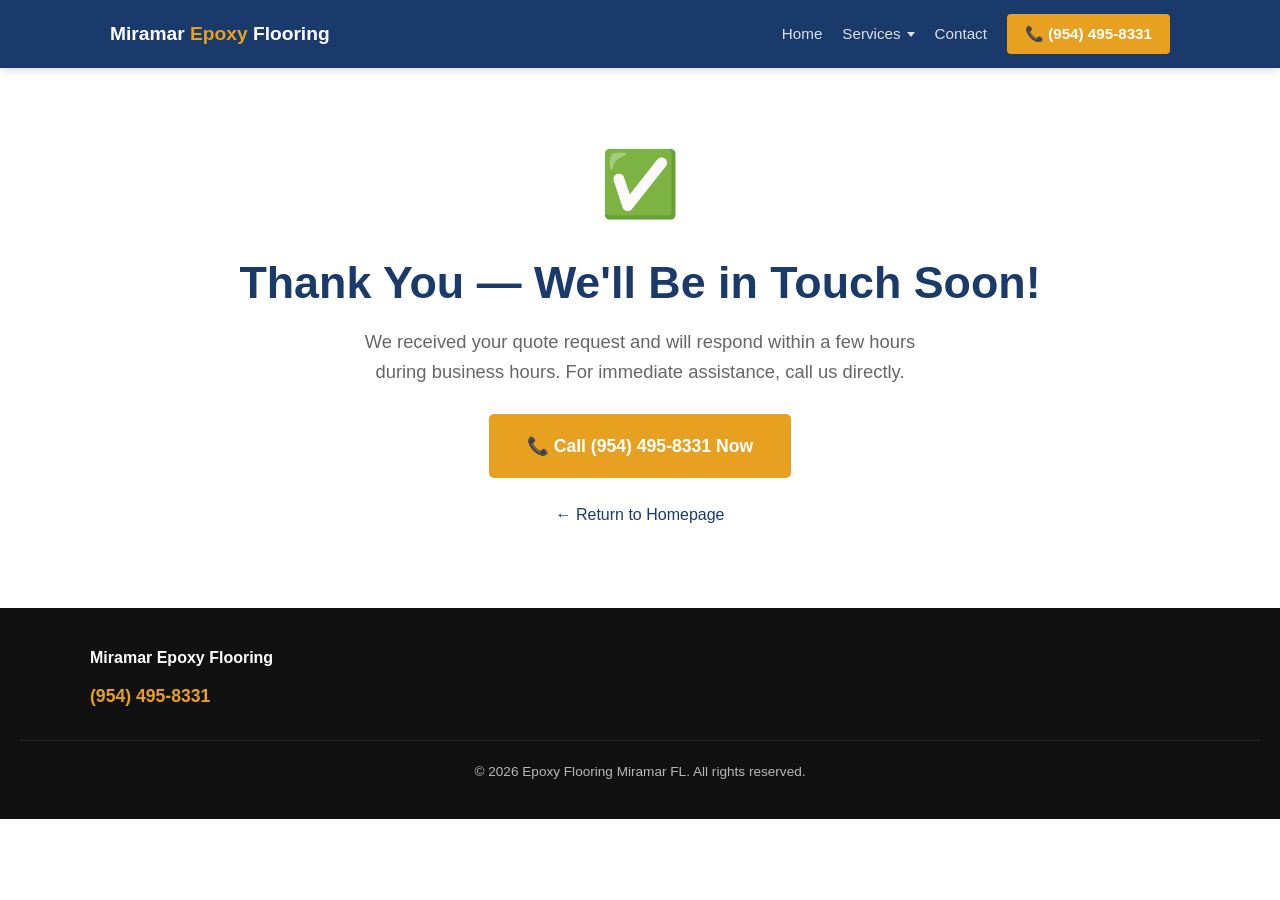
<file: thank-you.html>
<!DOCTYPE html>
<html lang="en">
<head>
  <meta charset="UTF-8">
  <meta name="viewport" content="width=device-width, initial-scale=1.0">
  <title>Thank You | Epoxy Flooring Miramar FL</title>
  <meta name="description" content="Thanks for contacting Miramar Epoxy Flooring. We received your request and will call you back shortly.">
  <meta name="robots" content="noindex, nofollow">
  <link rel="stylesheet" href="styles.css">
</head>
<body>

<header>
  <div class="header-inner">
    <a href="index.html" class="logo">Miramar <span>Epoxy</span> Flooring</a>
    <nav>
      <a href="index.html">Home</a>
      <span class="has-dropdown">
<a href="services.html">Services</a>
<div class="dropdown-menu">
<ul class="dropdown-menu-list">
<li><a href="garage-floor-epoxy-miramar.html">Garage Floor Epoxy</a></li>
<li><a href="metallic-epoxy-miramar.html">Metallic Epoxy</a></li>
<li><a href="flake-epoxy-miramar.html">Flake Epoxy</a></li>
<li><a href="polyaspartic-coating-miramar.html">Polyaspartic Coating</a></li>
<li><a href="commercial-epoxy-miramar.html">Commercial Epoxy</a></li>
<li><a href="concrete-resurfacing-miramar.html">Concrete Resurfacing</a></li>
</ul>
</div>
</span>
      <a href="contact.html">Contact</a>
      <a href="tel:9544958331" class="nav-cta">📞 (954) 495-8331</a>
    </nav>
  </div>
</header>

<section class="section" style="min-height:60vh; display:flex; align-items:center;">
  <div class="container text-center">
    <div style="font-size:4rem; margin-bottom:20px;">✅</div>
    <h1 style="color:var(--primary); margin-bottom:16px;">Thank You — We'll Be in Touch Soon!</h1>
    <p style="font-size:1.15rem; max-width:560px; margin:0 auto 28px; color:var(--text-muted);">We received your quote request and will respond within a few hours during business hours. For immediate assistance, call us directly.</p>
    <a href="tel:9544958331" class="btn btn-primary" style="font-size:1.1rem; padding:16px 36px;">📞 Call (954) 495-8331 Now</a>
    <p style="margin-top:24px;"><a href="index.html" style="color:var(--primary);">← Return to Homepage</a></p>
  </div>
</section>

<footer>
  <div class="footer-inner">
    <div class="footer-col">
      <h4>Miramar Epoxy Flooring</h4>
      <a href="tel:9544958331" style="color:var(--accent); font-weight:700; font-size:1.1rem;">(954) 495-8331</a>
    </div>
  </div>
  <div class="footer-bottom">
    <p>© 2026 Epoxy Flooring Miramar FL. All rights reserved.</p>
  </div>
</footer>

</body>
</html>
</file>
<file: styles.css>
/* ============================================================
   Epoxy Flooring Miramar FL — Main Stylesheet
   ============================================================ */

/* Reset & Base */
*, *::before, *::after { box-sizing: border-box; margin: 0; padding: 0; }
html { scroll-behavior: smooth; }
body { font-family: 'Segoe UI', Arial, sans-serif; color: #222; background: #fff; line-height: 1.6; }
img { max-width: 100%; height: auto; display: block; }
a { color: inherit; text-decoration: none; }
ul { list-style: none; }

/* Colors */
:root {
  --primary: #1a3a6b;
  --primary-dark: #122a52;
  --accent: #e8a020;
  --accent-dark: #c8841a;
  --light-bg: #f5f7fa;
  --border: #dde2ea;
  --text-muted: #666;
  --white: #fff;
}

/* Typography */
h1, h2, h3, h4 { line-height: 1.25; font-weight: 700; }
h1 { font-size: clamp(1.8rem, 4vw, 2.8rem); }
h2 { font-size: clamp(1.5rem, 3vw, 2.2rem); }
h3 { font-size: 1.25rem; }
p { margin-bottom: 1rem; }
.text-center { text-align: center; }

/* Layout */
.container { max-width: 1100px; margin: 0 auto; padding: 0 20px; }
.section { padding: 60px 0; }
.section-alt { background: var(--light-bg); }
.section-title { margin-bottom: 12px; color: var(--primary); }
.section-subtitle { color: var(--text-muted); font-size: 1.1rem; margin-bottom: 40px; }

/* ---- HEADER / NAV ---- */
header {
  background: var(--primary);
  color: var(--white);
  position: sticky; top: 0; z-index: 100;
  box-shadow: 0 2px 8px rgba(0,0,0,0.15);
}
.header-inner {
  display: flex; align-items: center; justify-content: space-between;
  padding: 14px 20px; max-width: 1100px; margin: 0 auto;
}
.logo { font-size: 1.2rem; font-weight: 700; color: var(--white); }
.logo span { color: var(--accent); }
nav { display: flex; gap: 20px; align-items: center; }
nav a { color: rgba(255,255,255,0.85); font-size: 0.95rem; transition: color 0.2s; }
nav a:hover { color: var(--accent); }
.nav-cta {
  background: var(--accent); color: var(--white) !important;
  padding: 8px 18px; border-radius: 4px; font-weight: 600;
  transition: background 0.2s !important;
}
.nav-cta:hover { background: var(--accent-dark) !important; }

/* ---- HERO ---- */
.hero {
  background: linear-gradient(135deg, rgba(26,58,107,0.88) 0%, rgba(18,42,82,0.92) 100%),
              url('images/hero-epoxy-floor.jpg') center/cover no-repeat;
  color: var(--white);
  padding: 90px 20px 70px;
  text-align: center;
}
.hero h1 { margin-bottom: 18px; }
.hero p { font-size: 1.2rem; max-width: 620px; margin: 0 auto 32px; opacity: 0.92; }
.hero-cta-group { display: flex; gap: 14px; justify-content: center; flex-wrap: wrap; }
.btn { display: inline-block; padding: 14px 30px; border-radius: 5px; font-weight: 700; font-size: 1rem; cursor: pointer; transition: 0.2s; }
.btn-primary { background: var(--accent); color: var(--white); border: 2px solid var(--accent); }
.btn-primary:hover { background: var(--accent-dark); border-color: var(--accent-dark); }
.btn-outline { background: transparent; color: var(--white); border: 2px solid var(--white); }
.btn-outline:hover { background: rgba(255,255,255,0.15); }

/* ---- TRUST BAR ---- */
.trust-bar { background: var(--accent); color: var(--white); padding: 18px 20px; }
.trust-inner { display: flex; justify-content: center; gap: 40px; flex-wrap: wrap; max-width: 1100px; margin: 0 auto; }
.trust-item { display: flex; align-items: center; gap: 8px; font-weight: 600; font-size: 0.95rem; }
.trust-icon { font-size: 1.2rem; }

/* ---- SERVICES GRID ---- */
.services-grid { display: grid; grid-template-columns: repeat(auto-fit, minmax(280px, 1fr)); gap: 28px; margin-top: 40px; }
.service-card {
  border: 1px solid var(--border); border-radius: 8px; overflow: hidden;
  transition: box-shadow 0.2s, transform 0.2s;
}
.service-card:hover { box-shadow: 0 6px 24px rgba(0,0,0,0.1); transform: translateY(-3px); }
.service-card img { width: 100%; height: 200px; object-fit: cover; }
.service-card-body { padding: 20px; }
.service-card-body h3 { color: var(--primary); margin-bottom: 8px; }
.service-card-body p { font-size: 0.95rem; color: var(--text-muted); margin-bottom: 14px; }
.service-card-body a { color: var(--accent); font-weight: 600; font-size: 0.95rem; }

/* ---- WHY US ---- */
.why-grid { display: grid; grid-template-columns: repeat(auto-fit, minmax(220px, 1fr)); gap: 28px; margin-top: 40px; }
.why-item { text-align: center; padding: 30px 20px; background: var(--white); border-radius: 8px; box-shadow: 0 2px 12px rgba(0,0,0,0.06); }
.why-icon { font-size: 2.5rem; margin-bottom: 14px; }
.why-item h3 { color: var(--primary); margin-bottom: 8px; }
.why-item p { font-size: 0.92rem; color: var(--text-muted); }

/* ---- PHOTO GALLERY ---- */
.gallery-grid { display: grid; grid-template-columns: repeat(auto-fit, minmax(260px, 1fr)); gap: 16px; margin-top: 40px; }
.gallery-grid img { border-radius: 6px; width: 100%; height: 220px; object-fit: cover; }

/* ---- PRICING TABLE ---- */
.pricing-table { width: 100%; border-collapse: collapse; margin-top: 30px; }
.pricing-table th, .pricing-table td { border: 1px solid var(--border); padding: 12px 16px; text-align: left; }
.pricing-table th { background: var(--primary); color: var(--white); }
.pricing-table tr:nth-child(even) td { background: var(--light-bg); }

/* ---- FAQ ---- */
.faq-list { margin-top: 30px; }
.faq-item { border-bottom: 1px solid var(--border); padding: 20px 0; }
.faq-question { font-weight: 700; font-size: 1.05rem; color: var(--primary); margin-bottom: 8px; cursor: pointer; display: flex; justify-content: space-between; align-items: center; }
.faq-answer { font-size: 0.97rem; color: #444; max-height: 0; overflow: hidden; transition: max-height 0.3s ease; }
.faq-item.open .faq-answer { max-height: 300px; }
.faq-toggle { font-size: 1.3rem; color: var(--accent); transition: transform 0.3s; }
.faq-item.open .faq-toggle { transform: rotate(45deg); }

/* ---- CTA BAND ---- */
.cta-band { background: var(--primary); color: var(--white); padding: 60px 20px; text-align: center; }
.cta-band h2 { margin-bottom: 12px; }
.cta-band p { font-size: 1.1rem; opacity: 0.88; margin-bottom: 28px; }
.cta-phone { font-size: 1.8rem; font-weight: 700; color: var(--accent); display: block; margin-bottom: 20px; }

/* ---- CONTACT FORM ---- */
.contact-section { display: grid; grid-template-columns: 1fr 1fr; gap: 50px; align-items: start; }
@media (max-width: 768px) { .contact-section { grid-template-columns: 1fr; } }
.form-group { margin-bottom: 18px; }
.form-group label { display: block; font-weight: 600; margin-bottom: 6px; font-size: 0.95rem; }
.form-group input, .form-group textarea, .form-group select {
  width: 100%; padding: 11px 14px; border: 1px solid var(--border); border-radius: 5px;
  font-size: 1rem; font-family: inherit; transition: border-color 0.2s;
}
.form-group input:focus, .form-group textarea:focus { outline: none; border-color: var(--primary); }
.form-group textarea { min-height: 120px; resize: vertical; }
.form-submit { background: var(--accent); color: var(--white); border: none; padding: 14px 32px; border-radius: 5px; font-size: 1rem; font-weight: 700; cursor: pointer; width: 100%; transition: background 0.2s; }
.form-submit:hover { background: var(--accent-dark); }
.contact-info h3 { color: var(--primary); margin-bottom: 20px; }
.contact-info p { margin-bottom: 14px; display: flex; align-items: flex-start; gap: 10px; }
.contact-info .ci-icon { font-size: 1.2rem; flex-shrink: 0; margin-top: 2px; }

/* ---- FOOTER ---- */
footer { background: #111; color: rgba(255,255,255,0.7); padding: 40px 20px 20px; }
.footer-inner { max-width: 1100px; margin: 0 auto; display: grid; grid-template-columns: repeat(auto-fit, minmax(200px, 1fr)); gap: 30px; }
.footer-col h4 { color: var(--white); margin-bottom: 14px; font-size: 1rem; }
.footer-col ul li { margin-bottom: 8px; }
.footer-col ul li a { color: rgba(255,255,255,0.7); font-size: 0.92rem; transition: color 0.2s; }
.footer-col ul li a:hover { color: var(--accent); }
.footer-bottom { text-align: center; margin-top: 30px; padding-top: 20px; border-top: 1px solid rgba(255,255,255,0.1); font-size: 0.85rem; }

/* ---- BREADCRUMB ---- */
.breadcrumb { background: var(--light-bg); padding: 12px 20px; font-size: 0.9rem; color: var(--text-muted); }
.breadcrumb a { color: var(--primary); }
.breadcrumb span { margin: 0 6px; }

/* ---- PAGE HERO (inner pages) ---- */
.page-hero { background: linear-gradient(135deg, var(--primary) 0%, var(--primary-dark) 100%); color: var(--white); padding: 60px 20px; text-align: center; }
.page-hero h1 { margin-bottom: 12px; }
.page-hero p { font-size: 1.1rem; opacity: 0.88; max-width: 600px; margin: 0 auto; }

/* ---- RESPONSIVE ---- */
@media (max-width: 768px) {
  nav { gap: 12px; }
  .nav-cta { padding: 7px 14px; }
  .trust-inner { gap: 20px; }
  .section { padding: 40px 0; }
  .contact-section { gap: 30px; }
}
@media (max-width: 480px) {
  nav a:not(.nav-cta) { display: none; }
  .hero-cta-group { flex-direction: column; align-items: center; }
}


/* ---------- SERVICES NAV DROPDOWN ---------- */
.has-dropdown { position: relative; display: inline-flex; align-items: center; }
.has-dropdown > a { display: inline-flex; align-items: center; gap: 6px; }
.has-dropdown > a::after {
  content: ""; width: 0; height: 0;
  border-left: 4px solid transparent; border-right: 4px solid transparent;
  border-top: 5px solid currentColor;
}
/* padding-top keeps the gap inside the hoverable box */
.dropdown-menu {
  display: none; position: absolute; top: 100%; left: -14px;
  padding-top: 14px; min-width: 250px; z-index: 300;
}
.has-dropdown:hover .dropdown-menu,
.has-dropdown:focus-within .dropdown-menu { display: block; }
.dropdown-menu-list {
  display: block; list-style: none; margin: 0; padding: 6px 0;
  background: var(--primary-dark); border: 1px solid rgba(255,255,255,.12);
  border-top: 3px solid var(--primary); box-shadow: 0 8px 24px rgba(0,0,0,.3);
}
.dropdown-menu-list li { display: block; }
.dropdown-menu-list li + li { border-top: 1px solid rgba(255,255,255,.07); }
.dropdown-menu-list a {
  display: block; padding: 10px 18px; color: #ddd;
  font-size: .88rem; font-weight: 500; white-space: nowrap; text-decoration: none;
}
.dropdown-menu-list a:hover { background: var(--primary); color: #fff; }
@media (max-width: 860px) {
  .dropdown-menu { display: none !important; }
  .has-dropdown > a::after { display: none; }
}
</file>
